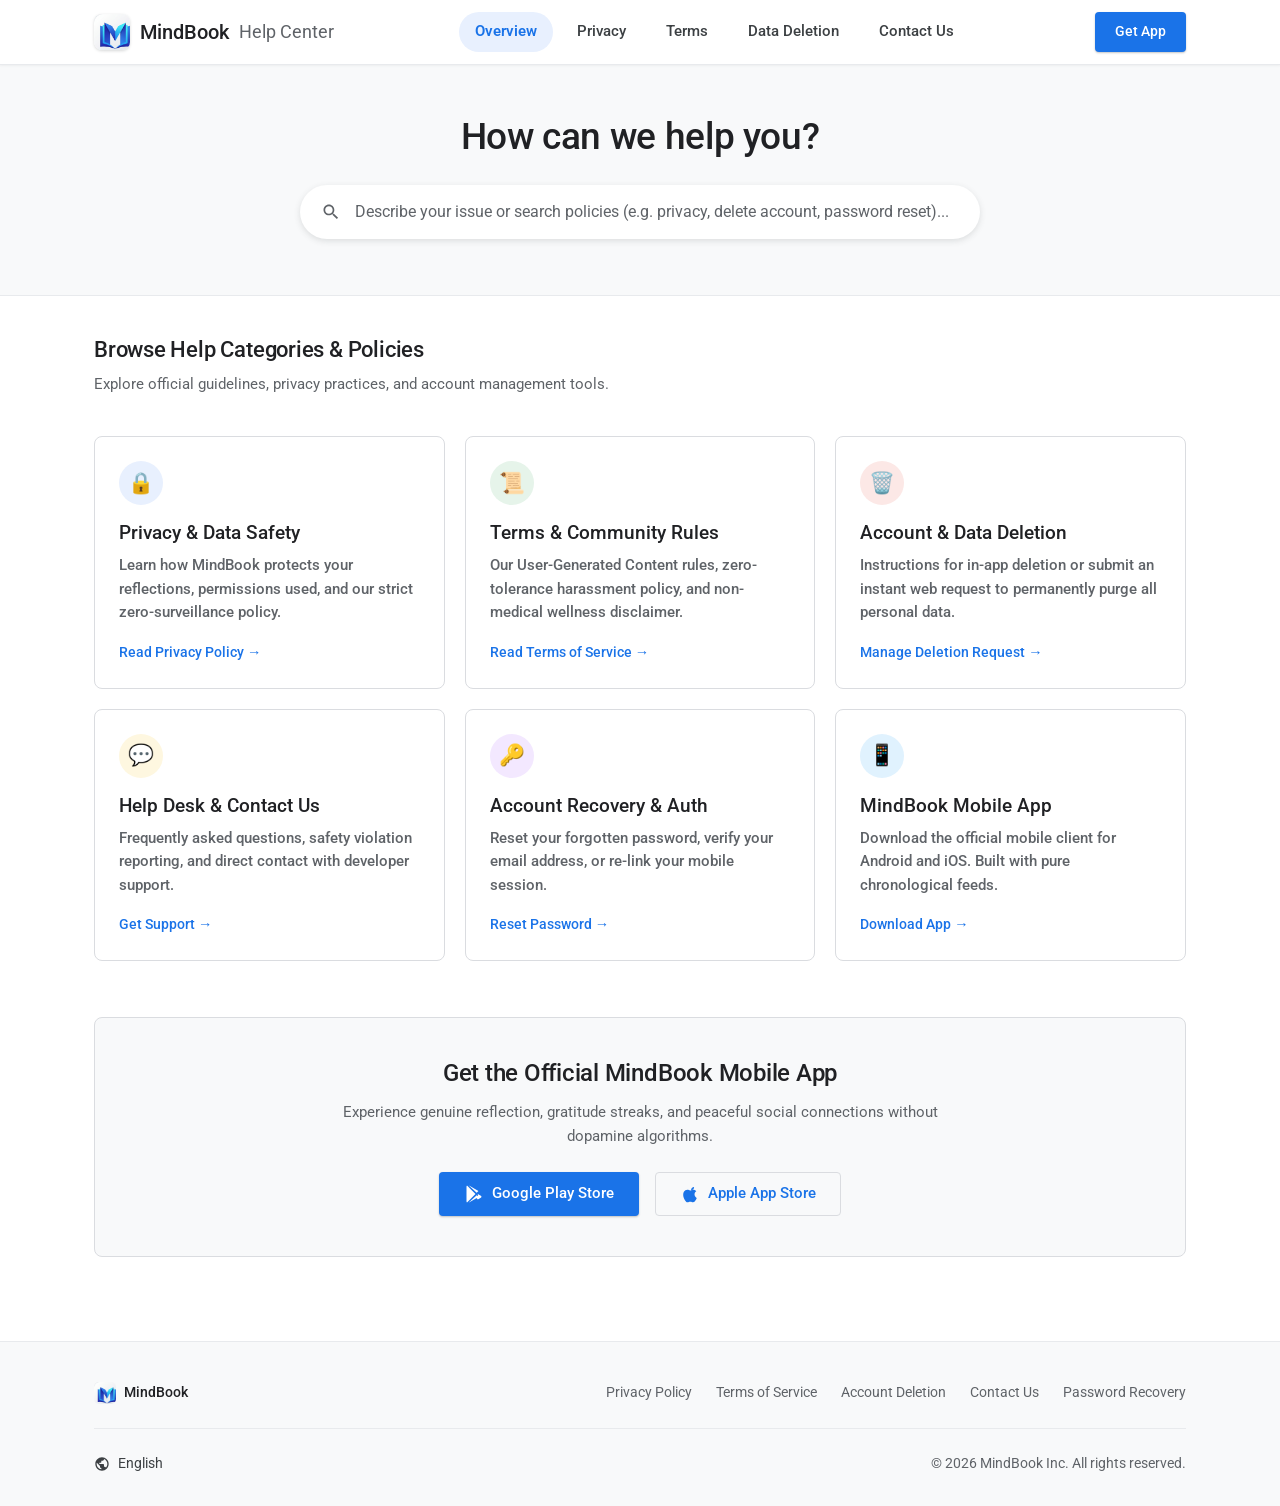
<file: index.html>
<!DOCTYPE html>
<html lang="en">
<head>
  <meta charset="UTF-8">
  <meta name="viewport" content="width=device-width, initial-scale=1.0">
  <title>MindBook Help Center & Policies</title>
  <meta name="description" content="Official MindBook Help Center. Find answers, review privacy policies, manage your data, and contact developer support.">
  <link rel="stylesheet" href="assets/styles.css">
  <link rel="shortcut icon" href="assets/favicon.ico" type="image/x-icon">
  <link rel="icon" href="assets/favicon.png" type="image/png" sizes="32x32">
  <link rel="icon" href="assets/favicon-16x16.png" type="image/png" sizes="16x16">
  <link rel="apple-touch-icon" href="assets/apple-touch-icon.png" sizes="180x180">
</head>
<body>

  <!-- Google Support Navigation Bar -->
  <header class="google-nav">
    <div class="container nav-container">
      <div class="nav-left">
        <a href="index.html" class="brand-link">
          <img src="assets/mindbook_app_icon.png" alt="MindBook Icon" class="brand-icon">
          <span>MindBook</span>
          <span class="brand-hub-title">Help Center</span>
        </a>
      </div>

      <ul class="nav-links">
        <li class="nav-item"><a href="index.html" class="active">Overview</a></li>
        <li class="nav-item"><a href="privacy.html">Privacy</a></li>
        <li class="nav-item"><a href="terms.html">Terms</a></li>
        <li class="nav-item"><a href="delete-account.html">Data Deletion</a></li>
        <li class="nav-item"><a href="support.html">Contact Us</a></li>
      </ul>

      <div class="nav-actions">
        <a href="#app-download" class="btn-get-app">Get App</a>
        <button class="mobile-nav-toggle" aria-label="Toggle navigation">☰</button>
      </div>
    </div>
  </header>

  <!-- Google Help Search Hero -->
  <section class="hero-search-section">
    <div class="container">
      <h1>How can we help you?</h1>
      <div class="google-search-bar">
        <div class="google-search-inner">
          <svg class="search-icon-svg" viewBox="0 0 24 24"><path d="M15.5 14h-.79l-.28-.27C15.41 12.59 16 11.11 16 9.5 16 5.91 13.09 3 9.5 3S3 5.91 3 9.5 5.91 16 9.5 16c1.61 0 3.09-.59 4.23-1.57l.27.28v.79l5 4.99L20.49 19l-4.99-5zm-6 0C7.01 14 5 11.99 5 9.5S7.01 5 9.5 5 14 7.01 14 9.5 11.99 14 9.5 14z"/></svg>
          <input type="text" id="help-search-input" class="search-input" placeholder="Describe your issue or search policies (e.g. privacy, delete account, password reset)..." aria-label="Search help topics">
        </div>
      </div>
    </div>
  </section>

  <!-- Help Topics Grid -->
  <main class="container" style="padding-top: 40px; padding-bottom: 60px;">
    <h2 style="font-size: 1.35rem; margin-bottom: 8px;">Browse Help Categories & Policies</h2>
    <p style="color: var(--text-muted); font-size: 0.95rem; margin-bottom: 24px;">Explore official guidelines, privacy practices, and account management tools.</p>

    <div class="topic-grid">
      <!-- Card 1: Privacy Policy -->
      <a href="privacy.html" class="topic-card">
        <div class="topic-icon-wrap" style="color: var(--google-blue); background: var(--google-blue-surface);">🔒</div>
        <h3>Privacy & Data Safety</h3>
        <p>Learn how MindBook protects your reflections, permissions used, and our strict zero-surveillance policy.</p>
        <span class="topic-link-text">Read Privacy Policy &rarr;</span>
      </a>

      <!-- Card 2: Terms of Service -->
      <a href="terms.html" class="topic-card">
        <div class="topic-icon-wrap" style="color: var(--google-green); background: var(--google-green-surface);">📜</div>
        <h3>Terms & Community Rules</h3>
        <p>Our User-Generated Content rules, zero-tolerance harassment policy, and non-medical wellness disclaimer.</p>
        <span class="topic-link-text">Read Terms of Service &rarr;</span>
      </a>

      <!-- Card 3: Account Deletion -->
      <a href="delete-account.html" class="topic-card">
        <div class="topic-icon-wrap" style="color: var(--google-red); background: var(--google-red-surface);">🗑️</div>
        <h3>Account & Data Deletion</h3>
        <p>Instructions for in-app deletion or submit an instant web request to permanently purge all personal data.</p>
        <span class="topic-link-text">Manage Deletion Request &rarr;</span>
      </a>

      <!-- Card 4: Help & Contact Us -->
      <a href="support.html" class="topic-card">
        <div class="topic-icon-wrap" style="color: #F9AB00; background: #FEF7E0;">💬</div>
        <h3>Help Desk & Contact Us</h3>
        <p>Frequently asked questions, safety violation reporting, and direct contact with developer support.</p>
        <span class="topic-link-text">Get Support &rarr;</span>
      </a>

      <!-- Card 5: Account Recovery -->
      <a href="auth-callback.html" class="topic-card">
        <div class="topic-icon-wrap" style="color: #9333EA; background: #F3E8FF;">🔑</div>
        <h3>Account Recovery & Auth</h3>
        <p>Reset your forgotten password, verify your email address, or re-link your mobile session.</p>
        <span class="topic-link-text">Reset Password &rarr;</span>
      </a>

      <!-- Card 6: App Showcase -->
      <a href="#app-download" class="topic-card">
        <div class="topic-icon-wrap" style="color: #0284C7; background: #E0F2FE;">📱</div>
        <h3>MindBook Mobile App</h3>
        <p>Download the official mobile client for Android and iOS. Built with pure chronological feeds.</p>
        <span class="topic-link-text">Download App &rarr;</span>
      </a>
    </div>

    <!-- Google Play & App Store Download Section -->
    <div id="app-download" class="google-card" style="margin-top: 16px; background: #F8F9FA; border: 1px solid #DADCE0; text-align: center; padding: 40px 24px;">
      <h2 style="margin-bottom: 10px;">Get the Official MindBook Mobile App</h2>
      <p style="max-width: 600px; margin: 0 auto 24px; color: var(--text-muted);">
        Experience genuine reflection, gratitude streaks, and peaceful social connections without dopamine algorithms.
      </p>

      <div style="display: flex; justify-content: center; gap: 16px; flex-wrap: wrap;">
        <a href="javascript:void(0)" class="btn-google btn-google-primary" onclick="alert('Google Play release candidate build is currently in review.');">
          <svg style="width: 20px; height: 20px; fill: currentColor;" viewBox="0 0 24 24"><path d="M3.609 1.814L13.792 12 3.61 22.186c-.368-.337-.61-.83-.61-1.396V3.21c0-.566.242-1.059.61-1.396zM15.207 13.414l2.121 2.121-11.854 6.842 9.733-8.963zm0-2.828L5.474 1.621l11.854 6.842-2.121 2.123zm1.414 1.414l3.536 2.041c1.13.652 1.13 1.719 0 2.371l-3.536 2.041-2.122-2.122 2.122-2.331z"/></svg>
          Google Play Store
        </a>
        <a href="javascript:void(0)" class="btn-google btn-google-outlined" onclick="alert('iOS App Store release candidate build is scheduled.');">
          <svg style="width: 20px; height: 20px; fill: currentColor;" viewBox="0 0 24 24"><path d="M18.71 19.5c-.83 1.24-1.71 2.45-3.05 2.47-1.34.03-1.77-.79-3.29-.79-1.53 0-2 .77-3.27.82-1.31.05-2.3-1.32-3.14-2.53C4.25 17 2.94 12.45 4.7 9.39c.87-1.52 2.43-2.48 4.12-2.51 1.28-.02 2.5.87 3.29.87.78 0 2.26-1.07 3.81-.91.65.03 2.47.26 3.64 1.98-.09.06-2.17 1.28-2.15 3.81.03 3.02 2.65 4.03 2.68 4.04-.03.07-.42 1.44-1.38 2.83M15.97 6.37c.61-.75 1.04-1.8 0.92-2.85-.9.04-2 .6-2.65 1.35-.58.66-1.08 1.73-.95 2.76 1.01.08 2.07-.51 2.68-1.26z"/></svg>
          Apple App Store
        </a>
      </div>
    </div>
  </main>

  <!-- Google Support Minimal Footer -->
  <footer class="google-footer">
    <div class="container">
      <div class="footer-top">
        <div style="display: flex; align-items: center; gap: 8px;">
          <img src="assets/mindbook_app_icon.png" alt="MindBook" class="footer-brand-icon">
          <span style="font-weight: 500; color: var(--text-primary);">MindBook</span>
        </div>
        <ul class="footer-nav">
          <li><a href="privacy.html">Privacy Policy</a></li>
          <li><a href="terms.html">Terms of Service</a></li>
          <li><a href="delete-account.html">Account Deletion</a></li>
          <li><a href="support.html">Contact Us</a></li>
          <li><a href="auth-callback.html">Password Recovery</a></li>
        </ul>
      </div>

      <div class="footer-bottom">
        <div class="language-selector">
          <svg style="width: 16px; height: 16px; fill: currentColor;" viewBox="0 0 24 24"><path d="M12 2C6.48 2 2 6.48 2 12s4.48 10 10 10 10-4.48 10-10S17.52 2 12 2zm-1 17.93c-3.95-.49-7-3.85-7-7.93 0-.62.08-1.21.21-1.79L9 15v1c0 1.1.9 2 2 2v1.93zm6.9-2.54c-.26-.81-1-1.39-1.9-1.39h-1v-3c0-.55-.45-1-1-1H8v-2h2c.55 0 1-.45 1-1V7h2c1.1 0 2-.9 2-2v-.41c2.93 1.19 5 4.06 5 7.41 0 2.08-.8 3.97-2.1 5.46z"/></svg>
          <span>English</span>
        </div>
        <div>
          &copy; 2026 MindBook Inc. All rights reserved.
        </div>
      </div>
    </div>
  </footer>

  <script src="assets/main.js"></script>
</body>
</html>
</file>
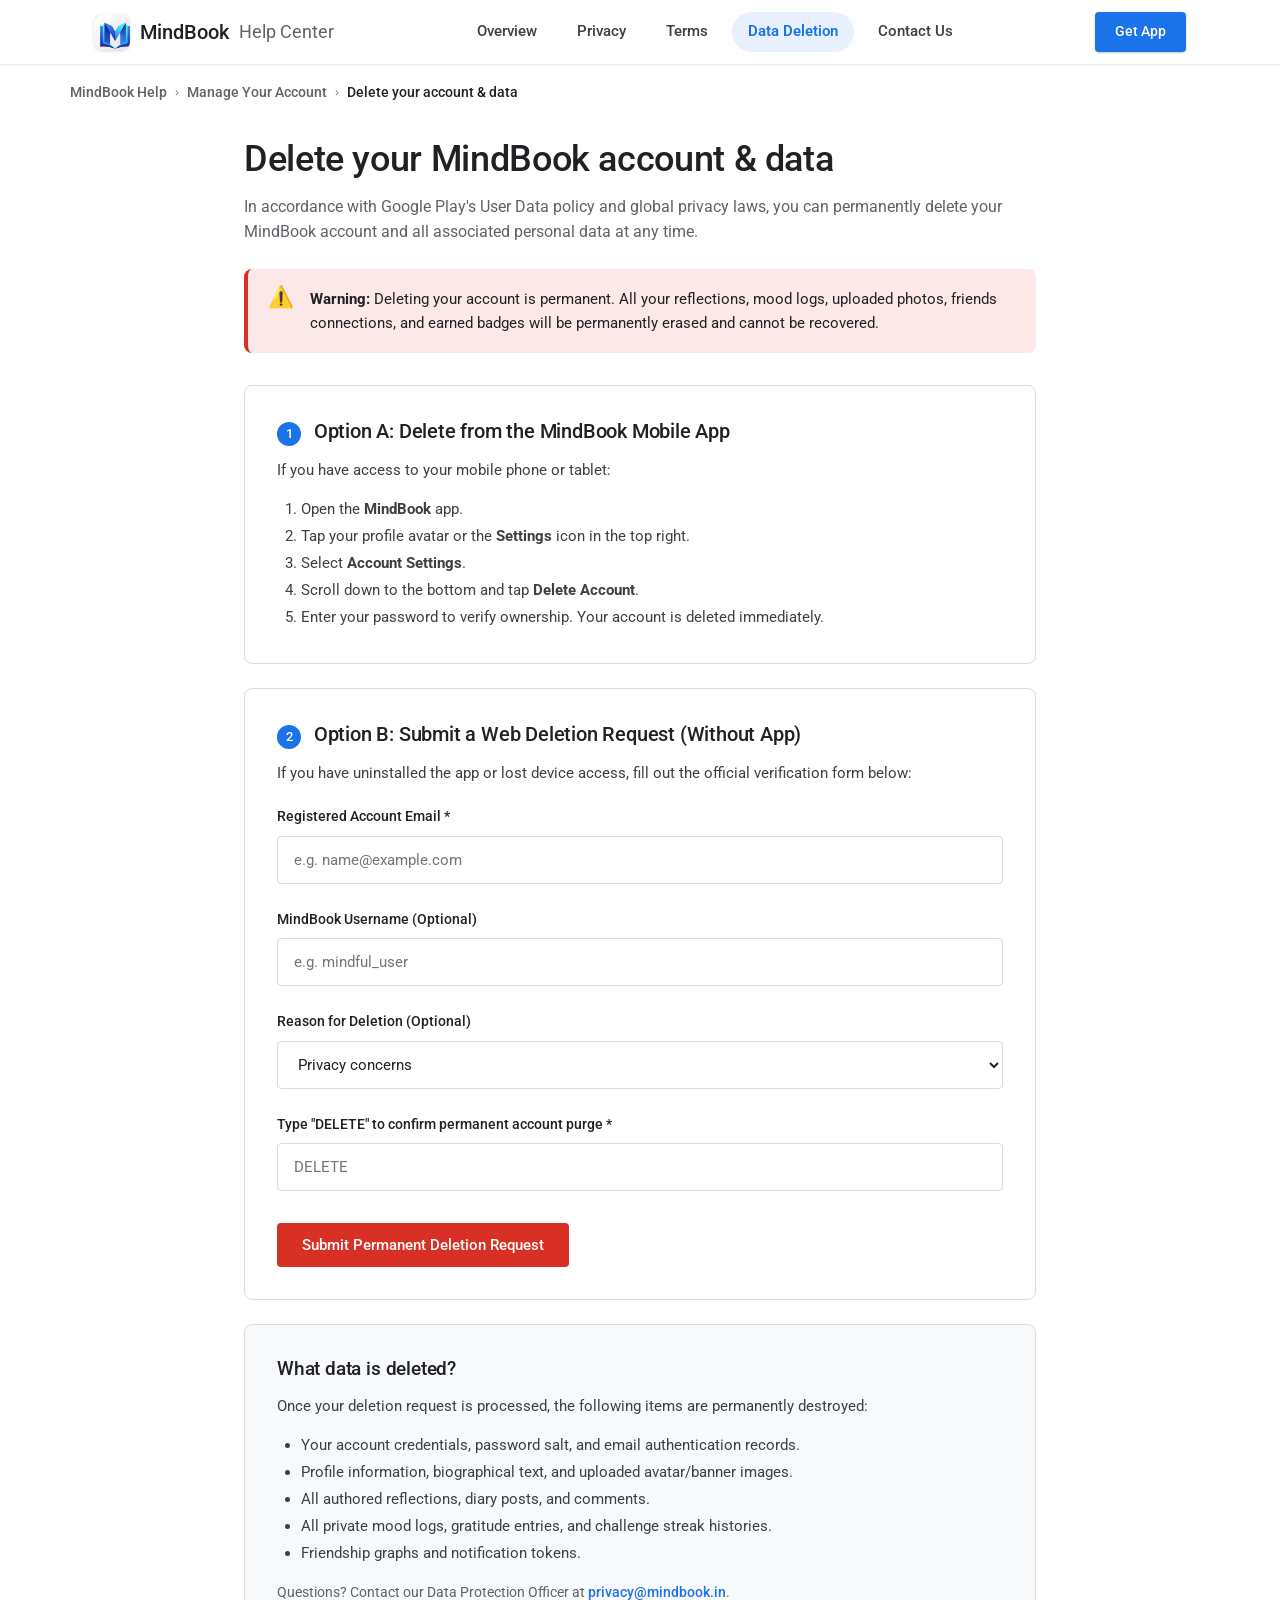
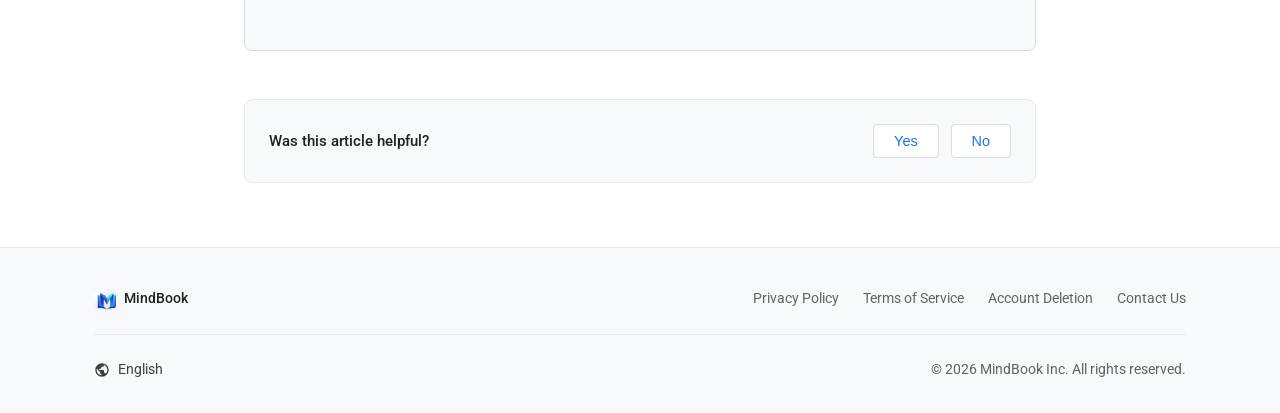
<file: delete-account/index.html>
<!DOCTYPE html>
<html lang="en">
<head>
  <meta charset="UTF-8">
  <meta name="viewport" content="width=device-width, initial-scale=1.0">
  <title>Delete Your MindBook Account & Data — MindBook Help</title>
  <meta name="description" content="Learn how to delete your MindBook account and personal data, or submit an instant web deletion request.">
  <link rel="stylesheet" href="../assets/styles.css">
  <style>
    .step-pill {
      display: inline-flex;
      align-items: center;
      justify-content: center;
      width: 24px;
      height: 24px;
      border-radius: 50%;
      background: var(--google-blue);
      color: #FFFFFF;
      font-size: 0.8rem;
      font-weight: 500;
      margin-right: 8px;
    }
  </style>
  <link rel="shortcut icon" href="../assets/favicon.ico" type="image/x-icon">
  <link rel="icon" href="../assets/favicon.png" type="image/png" sizes="32x32">
  <link rel="icon" href="../assets/favicon-16x16.png" type="image/png" sizes="16x16">
  <link rel="apple-touch-icon" href="../assets/apple-touch-icon.png" sizes="180x180">
</head>
<body>

  <!-- Google Support Navigation Bar -->
  <header class="google-nav">
    <div class="container nav-container">
      <div class="nav-left">
        <a href="../index.html" class="brand-link">
          <img src="../assets/mindbook_app_icon.png" alt="MindBook Icon" class="brand-icon">
          <span>MindBook</span>
          <span class="brand-hub-title">Help Center</span>
        </a>
      </div>

      <ul class="nav-links">
        <li class="nav-item"><a href="../index.html">Overview</a></li>
        <li class="nav-item"><a href="../privacy.html">Privacy</a></li>
        <li class="nav-item"><a href="../terms.html">Terms</a></li>
        <li class="nav-item"><a href="../delete-account.html" class="active">Data Deletion</a></li>
        <li class="nav-item"><a href="../support.html">Contact Us</a></li>
      </ul>

      <div class="nav-actions">
        <a href="index.html#app-download" class="btn-get-app">Get App</a>
        <button class="mobile-nav-toggle" aria-label="Toggle navigation">☰</button>
      </div>
    </div>
  </header>

  <!-- Breadcrumbs -->
  <div class="container breadcrumb-bar">
    <ul class="breadcrumb-list">
      <li><a href="../index.html">MindBook Help</a></li>
      <li class="breadcrumb-separator">&rsaquo;</li>
      <li><a href="../delete-account.html">Manage Your Account</a></li>
      <li class="breadcrumb-separator">&rsaquo;</li>
      <li style="color: var(--text-primary); font-weight: 500;">Delete your account & data</li>
    </ul>
  </div>

  <!-- Main Container -->
  <main class="container" style="max-width: 840px; padding-top: 24px; padding-bottom: 64px;">
    <h1 style="margin-bottom: 12px;">Delete your MindBook account & data</h1>
    <p style="color: var(--text-muted); font-size: 0.98rem; margin-bottom: 24px;">
      In accordance with Google Play's User Data policy and global privacy laws, you can permanently delete your MindBook account and all associated personal data at any time.
    </p>

    <!-- Google Warning Callout -->
    <div class="google-callout danger" style="margin-bottom: 32px;">
      <div class="callout-icon">⚠️</div>
      <div class="callout-content">
        <p><strong>Warning:</strong> Deleting your account is permanent. All your reflections, mood logs, uploaded photos, friends connections, and earned badges will be permanently erased and cannot be recovered.</p>
      </div>
    </div>

    <!-- Option 1: In-App Deletion -->
    <div class="google-card">
      <h2 style="font-size: 1.25rem; margin-bottom: 12px;">
        <span class="step-pill">1</span> Option A: Delete from the MindBook Mobile App
      </h2>
      <p>If you have access to your mobile phone or tablet:</p>
      <ol style="padding-left: 24px; color: var(--text-secondary); line-height: 1.8;">
        <li>Open the <strong>MindBook</strong> app.</li>
        <li>Tap your profile avatar or the <strong>Settings</strong> icon in the top right.</li>
        <li>Select <strong>Account Settings</strong>.</li>
        <li>Scroll down to the bottom and tap <strong>Delete Account</strong>.</li>
        <li>Enter your password to verify ownership. Your account is deleted immediately.</li>
      </ol>
    </div>

    <!-- Option 2: Web Deletion Request Form -->
    <div class="google-card">
      <h2 style="font-size: 1.25rem; margin-bottom: 12px;">
        <span class="step-pill">2</span> Option B: Submit a Web Deletion Request (Without App)
      </h2>
      <p>If you have uninstalled the app or lost device access, fill out the official verification form below:</p>

      <form id="google-deletion-form" onsubmit="handleGoogleDeleteSubmit(event)" style="margin-top: 20px;">
        <div class="form-group">
          <label for="del-email" class="form-label">Registered Account Email *</label>
          <input type="email" id="del-email" class="form-control" placeholder="e.g. name@example.com" required>
        </div>

        <div class="form-group">
          <label for="del-username" class="form-label">MindBook Username (Optional)</label>
          <input type="text" id="del-username" class="form-control" placeholder="e.g. mindful_user">
        </div>

        <div class="form-group">
          <label for="del-reason" class="form-label">Reason for Deletion (Optional)</label>
          <select id="del-reason" class="form-control">
            <option value="privacy">Privacy concerns</option>
            <option value="no_longer_using">No longer using the service</option>
            <option value="duplicate">Created duplicate account</option>
            <option value="other">Other reason</option>
          </select>
        </div>

        <div class="form-group">
          <label for="del-confirm" class="form-label">Type "DELETE" to confirm permanent account purge *</label>
          <input type="text" id="del-confirm" class="form-control" placeholder="DELETE" required pattern="DELETE" title="Please type DELETE in capital letters">
        </div>

        <button type="submit" id="btn-submit-del" class="btn-google btn-google-danger" style="margin-top: 8px;">
          Submit Permanent Deletion Request
        </button>
      </form>

      <div id="google-del-success" style="display: none; margin-top: 24px; padding: 20px; background: var(--google-green-surface); border: 1px solid var(--google-green); border-radius: var(--radius-xs);">
        <h3 style="color: var(--google-green); font-size: 1.1rem; margin-bottom: 6px;">✓ Deletion Request Submitted</h3>
        <p style="margin: 0; color: var(--text-primary); font-size: 0.94rem;">
          We have generated a deletion ticket. A verification confirmation has been dispatched to your email address. All associated database records and media files will be permanently purged within 48 hours.
        </p>
      </div>
    </div>

    <!-- What Data is Deleted -->
    <div class="google-card" style="background: var(--bg-subtle);">
      <h2 style="font-size: 1.2rem; margin-bottom: 12px;">What data is deleted?</h2>
      <p style="margin-bottom: 14px;">Once your deletion request is processed, the following items are permanently destroyed:</p>
      <ul style="padding-left: 24px; color: var(--text-secondary); line-height: 1.8;">
        <li>Your account credentials, password salt, and email authentication records.</li>
        <li>Profile information, biographical text, and uploaded avatar/banner images.</li>
        <li>All authored reflections, diary posts, and comments.</li>
        <li>All private mood logs, gratitude entries, and challenge streak histories.</li>
        <li>Friendship graphs and notification tokens.</li>
      </ul>
      <p style="margin-top: 14px; font-size: 0.88rem; color: var(--text-muted);">
        Questions? Contact our Data Protection Officer at <a href="mailto:privacy@mindbook.in">privacy@mindbook.in</a>.
      </p>
    </div>

    <!-- Google Helpful Feedback -->
    <div class="helpful-widget">
      <span class="helpful-text">Was this article helpful?</span>
      <div class="helpful-buttons">
        <button class="btn-feedback" onclick="submitHelpfulFeedback(this, true)">Yes</button>
        <button class="btn-feedback" onclick="submitHelpfulFeedback(this, false)">No</button>
      </div>
    </div>
  </main>

  <!-- Google Support Minimal Footer -->
  <footer class="google-footer">
    <div class="container">
      <div class="footer-top">
        <div style="display: flex; align-items: center; gap: 8px;">
          <img src="../assets/mindbook_app_icon.png" alt="MindBook" class="footer-brand-icon">
          <span style="font-weight: 500; color: var(--text-primary);">MindBook</span>
        </div>
        <ul class="footer-nav">
          <li><a href="../privacy.html">Privacy Policy</a></li>
          <li><a href="../terms.html">Terms of Service</a></li>
          <li><a href="../delete-account.html">Account Deletion</a></li>
          <li><a href="../support.html">Contact Us</a></li>
        </ul>
      </div>

      <div class="footer-bottom">
        <div class="language-selector">
          <svg style="width: 16px; height: 16px; fill: currentColor;" viewBox="0 0 24 24"><path d="M12 2C6.48 2 2 6.48 2 12s4.48 10 10 10 10-4.48 10-10S17.52 2 12 2zm-1 17.93c-3.95-.49-7-3.85-7-7.93 0-.62.08-1.21.21-1.79L9 15v1c0 1.1.9 2 2 2v1.93zm6.9-2.54c-.26-.81-1-1.39-1.9-1.39h-1v-3c0-.55-.45-1-1-1H8v-2h2c.55 0 1-.45 1-1V7h2c1.1 0 2-.9 2-2v-.41c2.93 1.19 5 4.06 5 7.41 0 2.08-.8 3.97-2.1 5.46z"/></svg>
          <span>English</span>
        </div>
        <div>
          &copy; 2026 MindBook Inc. All rights reserved.
        </div>
      </div>
    </div>
  </footer>

  <script src="../assets/main.js"></script>
  <script>
    function handleGoogleDeleteSubmit(e) {
      e.preventDefault();
      const val = document.getElementById('del-confirm').value;
      if (val !== 'DELETE') {
        alert('Please type DELETE in capital letters to confirm.');
        return;
      }

      const btn = document.getElementById('btn-submit-del');
      btn.disabled = true;
      btn.textContent = 'Submitting Request...';

      setTimeout(() => {
        document.getElementById('google-deletion-form').style.display = 'none';
        document.getElementById('google-del-success').style.display = 'block';
        showGoogleToast('Account deletion ticket created successfully.');
      }, 700);
    }
  </script>
</body>
</html>
</file>
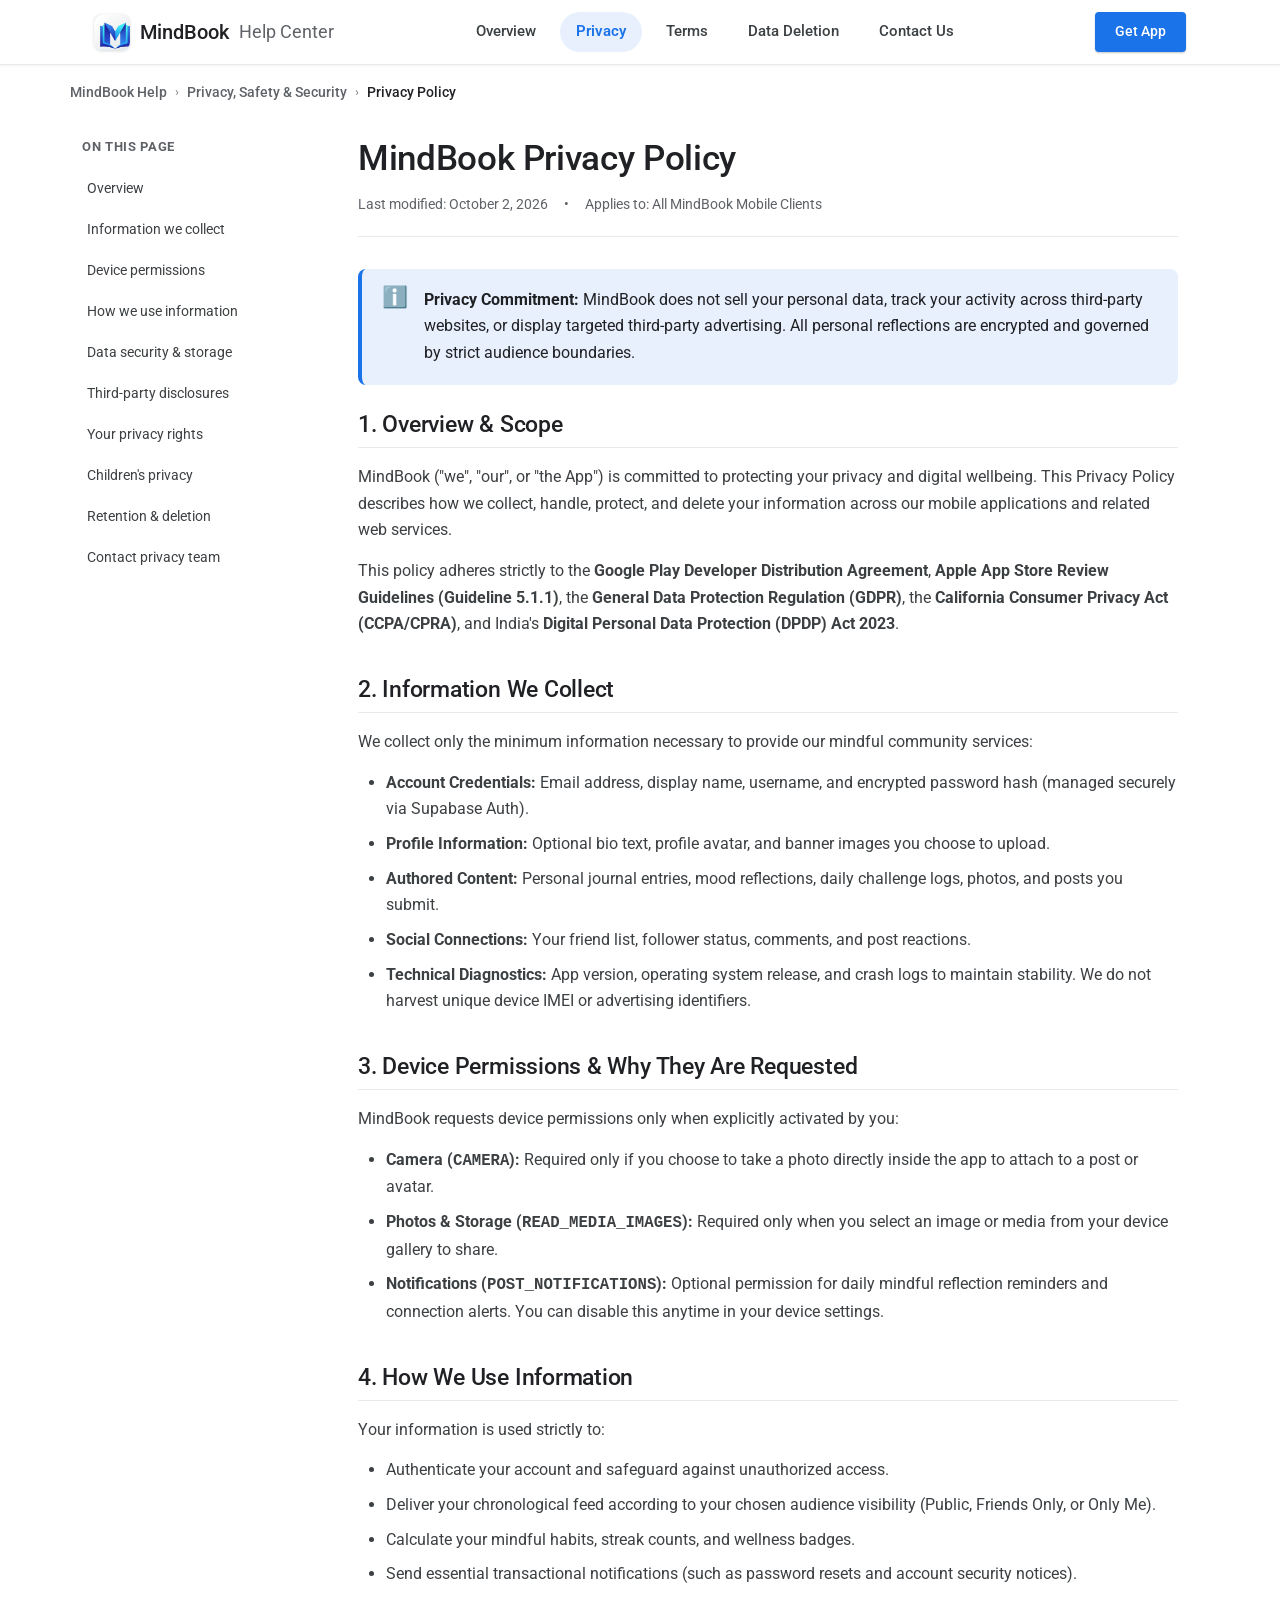
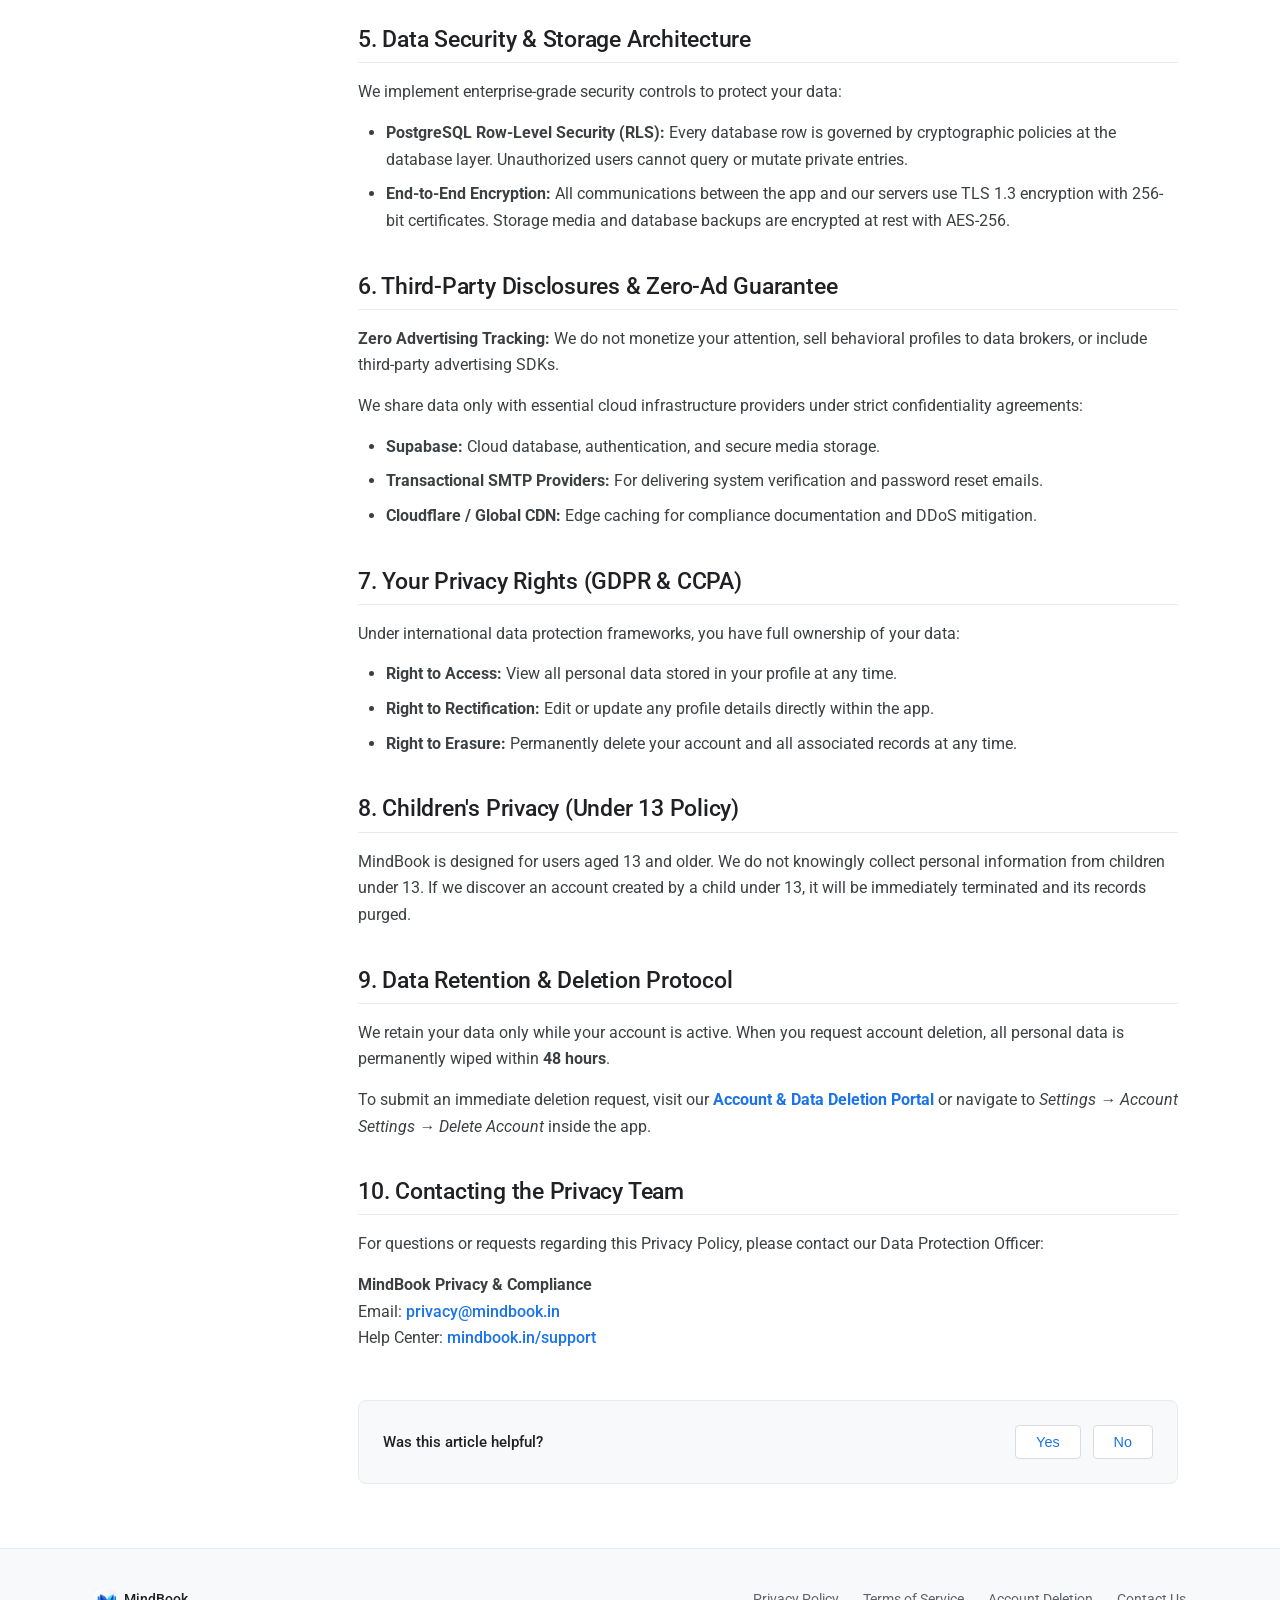
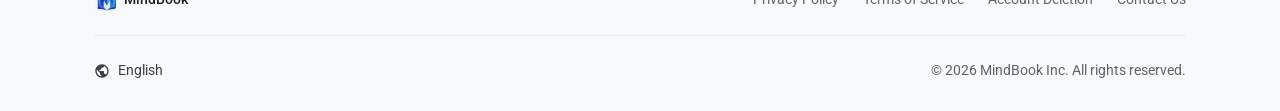
<file: privacy/index.html>
<!DOCTYPE html>
<html lang="en">
<head>
  <meta charset="UTF-8">
  <meta name="viewport" content="width=device-width, initial-scale=1.0">
  <title>Privacy Policy — MindBook Help</title>
  <meta name="description" content="Official MindBook Privacy Policy. Learn what data is collected, how reflections are secured, and how your privacy is protected.">
  <link rel="stylesheet" href="../assets/styles.css">
  <link rel="shortcut icon" href="../assets/favicon.ico" type="image/x-icon">
  <link rel="icon" href="../assets/favicon.png" type="image/png" sizes="32x32">
  <link rel="icon" href="../assets/favicon-16x16.png" type="image/png" sizes="16x16">
  <link rel="apple-touch-icon" href="../assets/apple-touch-icon.png" sizes="180x180">
</head>
<body>

  <!-- Google Support Navigation Bar -->
  <header class="google-nav">
    <div class="container nav-container">
      <div class="nav-left">
        <a href="../index.html" class="brand-link">
          <img src="../assets/mindbook_app_icon.png" alt="MindBook Icon" class="brand-icon">
          <span>MindBook</span>
          <span class="brand-hub-title">Help Center</span>
        </a>
      </div>

      <ul class="nav-links">
        <li class="nav-item"><a href="../index.html">Overview</a></li>
        <li class="nav-item"><a href="../privacy.html" class="active">Privacy</a></li>
        <li class="nav-item"><a href="../terms.html">Terms</a></li>
        <li class="nav-item"><a href="../delete-account.html">Data Deletion</a></li>
        <li class="nav-item"><a href="../support.html">Contact Us</a></li>
      </ul>

      <div class="nav-actions">
        <a href="index.html#app-download" class="btn-get-app">Get App</a>
        <button class="mobile-nav-toggle" aria-label="Toggle navigation">☰</button>
      </div>
    </div>
  </header>

  <!-- Breadcrumbs -->
  <div class="container breadcrumb-bar">
    <ul class="breadcrumb-list">
      <li><a href="../index.html">MindBook Help</a></li>
      <li class="breadcrumb-separator">&rsaquo;</li>
      <li><a href="../privacy.html">Privacy, Safety & Security</a></li>
      <li class="breadcrumb-separator">&rsaquo;</li>
      <li style="color: var(--text-primary); font-weight: 500;">Privacy Policy</li>
    </ul>
  </div>

  <!-- Article Layout -->
  <main class="container article-layout">
    <!-- Left Sidebar Table of Contents -->
    <aside class="article-sidebar">
      <div class="sidebar-title">On this page</div>
      <ul class="sidebar-nav">
        <li><a href="#overview" class="sidebar-link active">Overview</a></li>
        <li><a href="#information-collected" class="sidebar-link">Information we collect</a></li>
        <li><a href="#permissions" class="sidebar-link">Device permissions</a></li>
        <li><a href="#how-we-use" class="sidebar-link">How we use information</a></li>
        <li><a href="#security" class="sidebar-link">Data security & storage</a></li>
        <li><a href="#third-parties" class="sidebar-link">Third-party disclosures</a></li>
        <li><a href="#user-rights" class="sidebar-link">Your privacy rights</a></li>
        <li><a href="#children" class="sidebar-link">Children's privacy</a></li>
        <li><a href="#data-retention" class="sidebar-link">Retention & deletion</a></li>
        <li><a href="#contact" class="sidebar-link">Contact privacy team</a></li>
      </ul>
    </aside>

    <!-- Main Article Body -->
    <article class="article-main">
      <div class="article-header">
        <h1>MindBook Privacy Policy</h1>
        <div class="article-meta">
          <span>Last modified: October 2, 2026</span>
          <span>&bull;</span>
          <span>Applies to: All MindBook Mobile Clients</span>
        </div>
      </div>

      <div class="article-body">
        <!-- Google Callout Box -->
        <div class="google-callout">
          <div class="callout-icon">ℹ️</div>
          <div class="callout-content">
            <p><strong>Privacy Commitment:</strong> MindBook does not sell your personal data, track your activity across third-party websites, or display targeted third-party advertising. All personal reflections are encrypted and governed by strict audience boundaries.</p>
          </div>
        </div>

        <section id="overview">
          <h2>1. Overview & Scope</h2>
          <p>
            MindBook ("we", "our", or "the App") is committed to protecting your privacy and digital wellbeing. This Privacy Policy describes how we collect, handle, protect, and delete your information across our mobile applications and related web services.
          </p>
          <p>
            This policy adheres strictly to the <strong>Google Play Developer Distribution Agreement</strong>, <strong>Apple App Store Review Guidelines (Guideline 5.1.1)</strong>, the <strong>General Data Protection Regulation (GDPR)</strong>, the <strong>California Consumer Privacy Act (CCPA/CPRA)</strong>, and India's <strong>Digital Personal Data Protection (DPDP) Act 2023</strong>.
          </p>
        </section>

        <section id="information-collected">
          <h2>2. Information We Collect</h2>
          <p>We collect only the minimum information necessary to provide our mindful community services:</p>
          <ul>
            <li><strong>Account Credentials:</strong> Email address, display name, username, and encrypted password hash (managed securely via Supabase Auth).</li>
            <li><strong>Profile Information:</strong> Optional bio text, profile avatar, and banner images you choose to upload.</li>
            <li><strong>Authored Content:</strong> Personal journal entries, mood reflections, daily challenge logs, photos, and posts you submit.</li>
            <li><strong>Social Connections:</strong> Your friend list, follower status, comments, and post reactions.</li>
            <li><strong>Technical Diagnostics:</strong> App version, operating system release, and crash logs to maintain stability. We do not harvest unique device IMEI or advertising identifiers.</li>
          </ul>
        </section>

        <section id="permissions">
          <h2>3. Device Permissions & Why They Are Requested</h2>
          <p>MindBook requests device permissions only when explicitly activated by you:</p>
          <ul>
            <li><strong>Camera (<code>CAMERA</code>):</strong> Required only if you choose to take a photo directly inside the app to attach to a post or avatar.</li>
            <li><strong>Photos & Storage (<code>READ_MEDIA_IMAGES</code>):</strong> Required only when you select an image or media from your device gallery to share.</li>
            <li><strong>Notifications (<code>POST_NOTIFICATIONS</code>):</strong> Optional permission for daily mindful reflection reminders and connection alerts. You can disable this anytime in your device settings.</li>
          </ul>
        </section>

        <section id="how-we-use">
          <h2>4. How We Use Information</h2>
          <p>Your information is used strictly to:</p>
          <ul>
            <li>Authenticate your account and safeguard against unauthorized access.</li>
            <li>Deliver your chronological feed according to your chosen audience visibility (Public, Friends Only, or Only Me).</li>
            <li>Calculate your mindful habits, streak counts, and wellness badges.</li>
            <li>Send essential transactional notifications (such as password resets and account security notices).</li>
          </ul>
        </section>

        <section id="security">
          <h2>5. Data Security & Storage Architecture</h2>
          <p>We implement enterprise-grade security controls to protect your data:</p>
          <ul>
            <li><strong>PostgreSQL Row-Level Security (RLS):</strong> Every database row is governed by cryptographic policies at the database layer. Unauthorized users cannot query or mutate private entries.</li>
            <li><strong>End-to-End Encryption:</strong> All communications between the app and our servers use TLS 1.3 encryption with 256-bit certificates. Storage media and database backups are encrypted at rest with AES-256.</li>
          </ul>
        </section>

        <section id="third-parties">
          <h2>6. Third-Party Disclosures & Zero-Ad Guarantee</h2>
          <p>
            <strong>Zero Advertising Tracking:</strong> We do not monetize your attention, sell behavioral profiles to data brokers, or include third-party advertising SDKs.
          </p>
          <p>We share data only with essential cloud infrastructure providers under strict confidentiality agreements:</p>
          <ul>
            <li><strong>Supabase:</strong> Cloud database, authentication, and secure media storage.</li>
            <li><strong>Transactional SMTP Providers:</strong> For delivering system verification and password reset emails.</li>
            <li><strong>Cloudflare / Global CDN:</strong> Edge caching for compliance documentation and DDoS mitigation.</li>
          </ul>
        </section>

        <section id="user-rights">
          <h2>7. Your Privacy Rights (GDPR & CCPA)</h2>
          <p>Under international data protection frameworks, you have full ownership of your data:</p>
          <ul>
            <li><strong>Right to Access:</strong> View all personal data stored in your profile at any time.</li>
            <li><strong>Right to Rectification:</strong> Edit or update any profile details directly within the app.</li>
            <li><strong>Right to Erasure:</strong> Permanently delete your account and all associated records at any time.</li>
          </ul>
        </section>

        <section id="children">
          <h2>8. Children's Privacy (Under 13 Policy)</h2>
          <p>
            MindBook is designed for users aged 13 and older. We do not knowingly collect personal information from children under 13. If we discover an account created by a child under 13, it will be immediately terminated and its records purged.
          </p>
        </section>

        <section id="data-retention">
          <h2>9. Data Retention & Deletion Protocol</h2>
          <p>
            We retain your data only while your account is active. When you request account deletion, all personal data is permanently wiped within <strong>48 hours</strong>.
          </p>
          <p>
            To submit an immediate deletion request, visit our <a href="../delete-account.html"><strong>Account & Data Deletion Portal</strong></a> or navigate to <em>Settings &rarr; Account Settings &rarr; Delete Account</em> inside the app.
          </p>
        </section>

        <section id="contact">
          <h2>10. Contacting the Privacy Team</h2>
          <p>For questions or requests regarding this Privacy Policy, please contact our Data Protection Officer:</p>
          <p>
            <strong>MindBook Privacy & Compliance</strong><br>
            Email: <a href="mailto:privacy@mindbook.in">privacy@mindbook.in</a><br>
            Help Center: <a href="../support.html">mindbook.in/support</a>
          </p>
        </section>

        <!-- Google "Was this helpful?" Widget -->
        <div class="helpful-widget">
          <span class="helpful-text">Was this article helpful?</span>
          <div class="helpful-buttons">
            <button class="btn-feedback" onclick="submitHelpfulFeedback(this, true)">Yes</button>
            <button class="btn-feedback" onclick="submitHelpfulFeedback(this, false)">No</button>
          </div>
        </div>
      </div>
    </article>
  </main>

  <!-- Google Support Minimal Footer -->
  <footer class="google-footer">
    <div class="container">
      <div class="footer-top">
        <div style="display: flex; align-items: center; gap: 8px;">
          <img src="../assets/mindbook_app_icon.png" alt="MindBook" class="footer-brand-icon">
          <span style="font-weight: 500; color: var(--text-primary);">MindBook</span>
        </div>
        <ul class="footer-nav">
          <li><a href="../privacy.html">Privacy Policy</a></li>
          <li><a href="../terms.html">Terms of Service</a></li>
          <li><a href="../delete-account.html">Account Deletion</a></li>
          <li><a href="../support.html">Contact Us</a></li>
        </ul>
      </div>

      <div class="footer-bottom">
        <div class="language-selector">
          <svg style="width: 16px; height: 16px; fill: currentColor;" viewBox="0 0 24 24"><path d="M12 2C6.48 2 2 6.48 2 12s4.48 10 10 10 10-4.48 10-10S17.52 2 12 2zm-1 17.93c-3.95-.49-7-3.85-7-7.93 0-.62.08-1.21.21-1.79L9 15v1c0 1.1.9 2 2 2v1.93zm6.9-2.54c-.26-.81-1-1.39-1.9-1.39h-1v-3c0-.55-.45-1-1-1H8v-2h2c.55 0 1-.45 1-1V7h2c1.1 0 2-.9 2-2v-.41c2.93 1.19 5 4.06 5 7.41 0 2.08-.8 3.97-2.1 5.46z"/></svg>
          <span>English</span>
        </div>
        <div>
          &copy; 2026 MindBook Inc. All rights reserved.
        </div>
      </div>
    </div>
  </footer>

  <script src="../assets/main.js"></script>
</body>
</html>
</file>
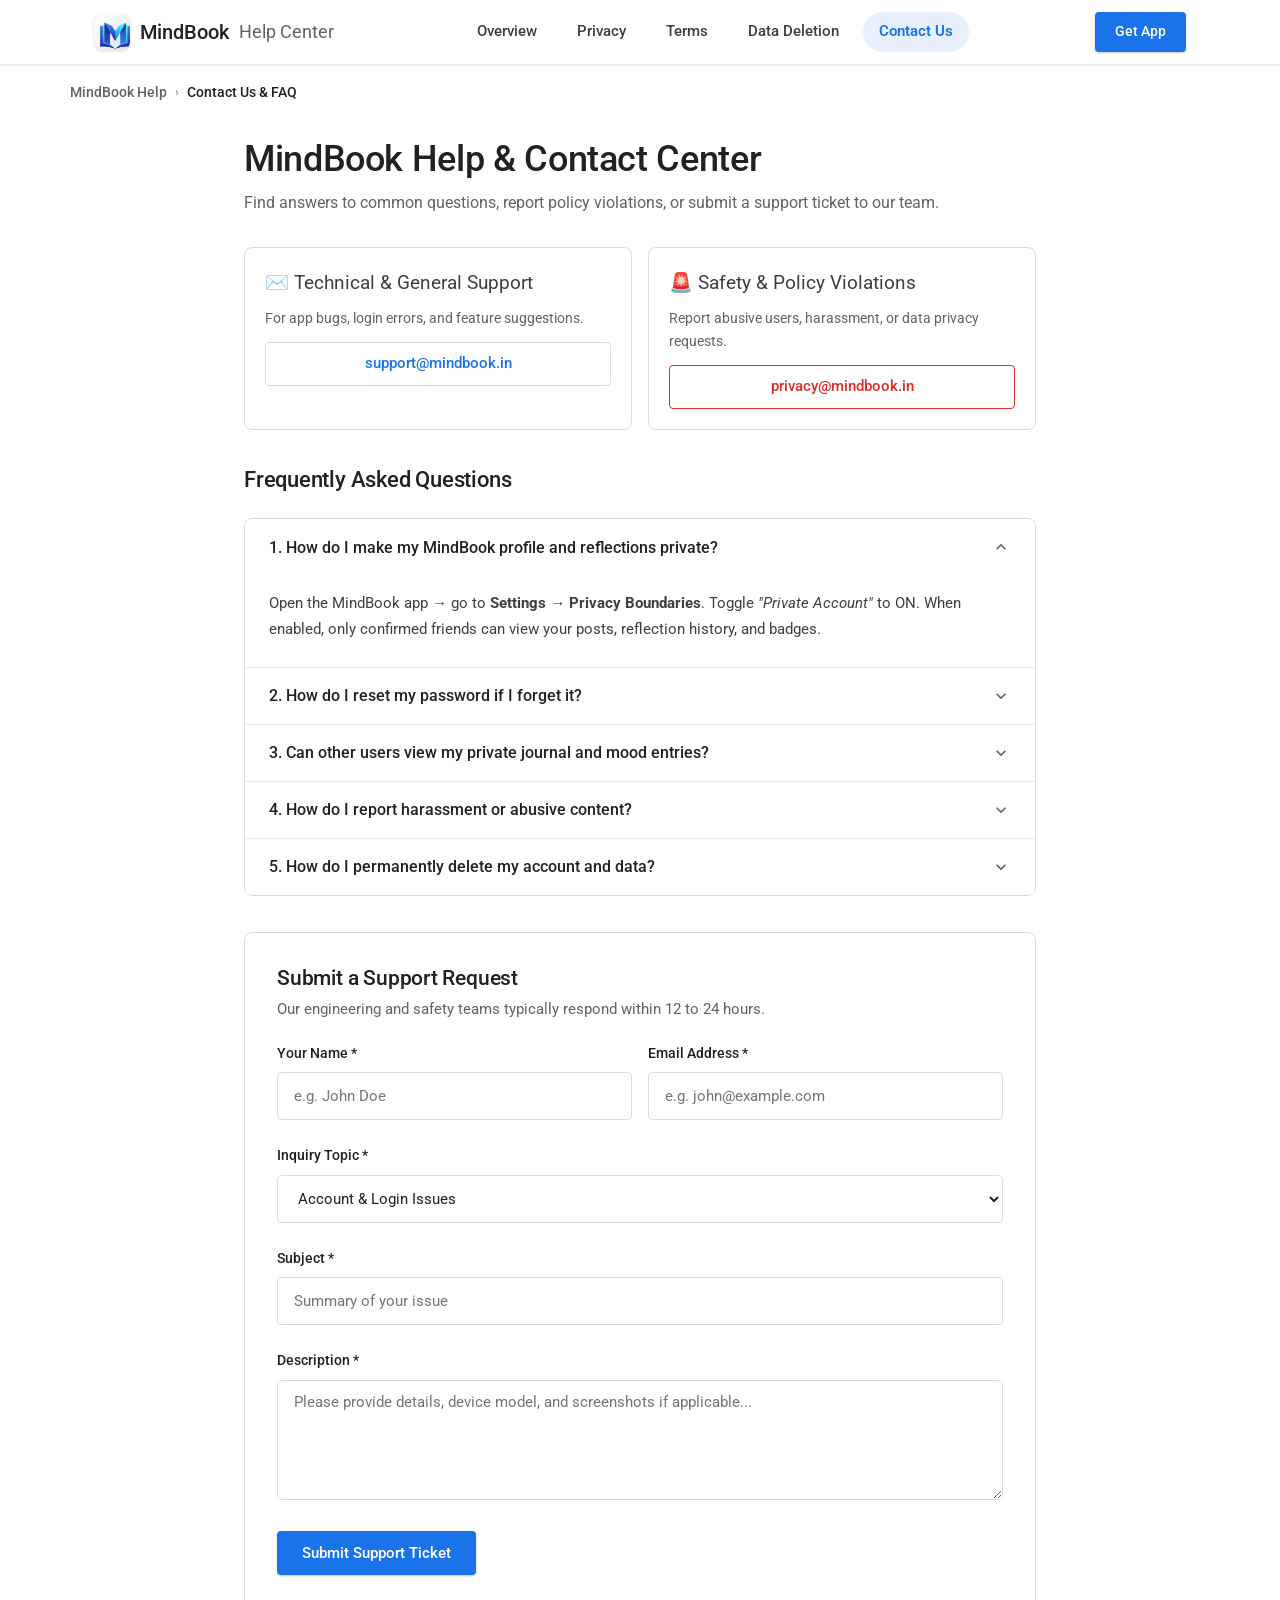
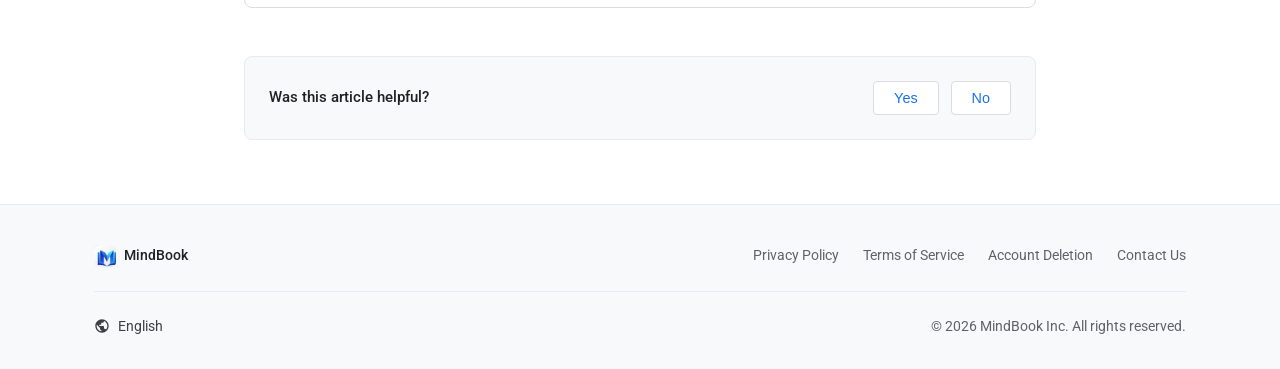
<file: support/index.html>
<!DOCTYPE html>
<html lang="en">
<head>
  <meta charset="UTF-8">
  <meta name="viewport" content="width=device-width, initial-scale=1.0">
  <title>Contact Us & FAQ — MindBook Help</title>
  <meta name="description" content="Official MindBook Support Desk. Find answers, report safety violations, and get in touch with our engineering team.">
  <link rel="stylesheet" href="../assets/styles.css">
  <link rel="shortcut icon" href="../assets/favicon.ico" type="image/x-icon">
  <link rel="icon" href="../assets/favicon.png" type="image/png" sizes="32x32">
  <link rel="icon" href="../assets/favicon-16x16.png" type="image/png" sizes="16x16">
  <link rel="apple-touch-icon" href="../assets/apple-touch-icon.png" sizes="180x180">
</head>
<body>

  <!-- Google Support Navigation Bar -->
  <header class="google-nav">
    <div class="container nav-container">
      <div class="nav-left">
        <a href="../index.html" class="brand-link">
          <img src="../assets/mindbook_app_icon.png" alt="MindBook Icon" class="brand-icon">
          <span>MindBook</span>
          <span class="brand-hub-title">Help Center</span>
        </a>
      </div>

      <ul class="nav-links">
        <li class="nav-item"><a href="../index.html">Overview</a></li>
        <li class="nav-item"><a href="../privacy.html">Privacy</a></li>
        <li class="nav-item"><a href="../terms.html">Terms</a></li>
        <li class="nav-item"><a href="../delete-account.html">Data Deletion</a></li>
        <li class="nav-item"><a href="../support.html" class="active">Contact Us</a></li>
      </ul>

      <div class="nav-actions">
        <a href="index.html#app-download" class="btn-get-app">Get App</a>
        <button class="mobile-nav-toggle" aria-label="Toggle navigation">☰</button>
      </div>
    </div>
  </header>

  <!-- Breadcrumbs -->
  <div class="container breadcrumb-bar">
    <ul class="breadcrumb-list">
      <li><a href="../index.html">MindBook Help</a></li>
      <li class="breadcrumb-separator">&rsaquo;</li>
      <li style="color: var(--text-primary); font-weight: 500;">Contact Us & FAQ</li>
    </ul>
  </div>

  <!-- Main Container -->
  <main class="container" style="max-width: 840px; padding-top: 24px; padding-bottom: 64px;">
    <h1 style="margin-bottom: 8px;">MindBook Help & Contact Center</h1>
    <p style="color: var(--text-muted); font-size: 0.98rem; margin-bottom: 32px;">
      Find answers to common questions, report policy violations, or submit a support ticket to our team.
    </p>

    <!-- Direct Email Channels (Google Support Style) -->
    <div style="display: grid; grid-template-columns: repeat(auto-fit, minmax(280px, 1fr)); gap: 16px; margin-bottom: 36px;">
      <div class="google-card" style="margin-bottom: 0; padding: 20px;">
        <div style="font-size: 1.2rem; margin-bottom: 8px;">✉️ Technical & General Support</div>
        <p style="font-size: 0.9rem; color: var(--text-muted); margin-bottom: 12px;">For app bugs, login errors, and feature suggestions.</p>
        <a href="mailto:support@mindbook.in" class="btn-google btn-google-outlined" style="width: 100%;">support@mindbook.in</a>
      </div>

      <div class="google-card" style="margin-bottom: 0; padding: 20px;">
        <div style="font-size: 1.2rem; margin-bottom: 8px;">🚨 Safety & Policy Violations</div>
        <p style="font-size: 0.9rem; color: var(--text-muted); margin-bottom: 12px;">Report abusive users, harassment, or data privacy requests.</p>
        <a href="mailto:privacy@mindbook.in" class="btn-google btn-google-outlined" style="width: 100%; border-color: var(--google-red); color: var(--google-red);">privacy@mindbook.in</a>
      </div>
    </div>

    <!-- Frequently Asked Questions (Google Accordion) -->
    <h2 style="font-size: 1.35rem; margin-bottom: 16px;">Frequently Asked Questions</h2>
    <div class="google-accordion">
      <div class="accordion-item open">
        <button class="accordion-header" onclick="toggleGoogleAccordion(this)">
          <span>1. How do I make my MindBook profile and reflections private?</span>
          <svg class="accordion-chevron" viewBox="0 0 24 24"><path d="M7.41 8.59L12 13.17l4.59-4.58L18 10l-6 6-6-6 1.41-1.41z"/></svg>
        </button>
        <div class="accordion-body">
          Open the MindBook app &rarr; go to <strong>Settings</strong> &rarr; <strong>Privacy Boundaries</strong>. Toggle <em>"Private Account"</em> to ON. When enabled, only confirmed friends can view your posts, reflection history, and badges.
        </div>
      </div>

      <div class="accordion-item">
        <button class="accordion-header" onclick="toggleGoogleAccordion(this)">
          <span>2. How do I reset my password if I forget it?</span>
          <svg class="accordion-chevron" viewBox="0 0 24 24"><path d="M7.41 8.59L12 13.17l4.59-4.58L18 10l-6 6-6-6 1.41-1.41z"/></svg>
        </button>
        <div class="accordion-body">
          Tap <em>"Forgot Password?"</em> on the mobile sign-in screen and enter your registered email. You will receive an official recovery link. Clicking that link opens our secure <a href="../auth-callback.html">Account Recovery Portal</a> where you can enter a new password.
        </div>
      </div>

      <div class="accordion-item">
        <button class="accordion-header" onclick="toggleGoogleAccordion(this)">
          <span>3. Can other users view my private journal and mood entries?</span>
          <svg class="accordion-chevron" viewBox="0 0 24 24"><path d="M7.41 8.59L12 13.17l4.59-4.58L18 10l-6 6-6-6 1.41-1.41z"/></svg>
        </button>
        <div class="accordion-body">
          No. MindBook enforces strict Row-Level Security. Every prompt and diary post allows you to set your exact audience: <strong>Only Me (Private Journal)</strong>, <strong>Friends Only</strong>, or <strong>Public</strong>. Private reflections cannot be queried or viewed by anyone else.
        </div>
      </div>

      <div class="accordion-item">
        <button class="accordion-header" onclick="toggleGoogleAccordion(this)">
          <span>4. How do I report harassment or abusive content?</span>
          <svg class="accordion-chevron" viewBox="0 0 24 24"><path d="M7.41 8.59L12 13.17l4.59-4.58L18 10l-6 6-6-6 1.41-1.41z"/></svg>
        </button>
        <div class="accordion-body">
          Tap the three dots (<strong>•••</strong>) on any post or comment and select <em>"Report Post"</em>. Choose the violation reason. Our safety review team investigates reports within <strong>24 hours</strong>. Offending material is removed immediately.
        </div>
      </div>

      <div class="accordion-item">
        <button class="accordion-header" onclick="toggleGoogleAccordion(this)">
          <span>5. How do I permanently delete my account and data?</span>
          <svg class="accordion-chevron" viewBox="0 0 24 24"><path d="M7.41 8.59L12 13.17l4.59-4.58L18 10l-6 6-6-6 1.41-1.41z"/></svg>
        </button>
        <div class="accordion-body">
          Go to <em>Settings &rarr; Account Settings &rarr; Delete Account</em> inside the app. Alternatively, submit a request on our <a href="../delete-account.html">Account & Data Deletion Portal</a>. All credentials, posts, photos, and messages are permanently purged within 48 hours.
        </div>
      </div>
    </div>

    <!-- Contact Support Ticket Form -->
    <div class="google-card" style="margin-top: 36px;">
      <h2 style="font-size: 1.3rem; margin-bottom: 6px;">Submit a Support Request</h2>
      <p style="color: var(--text-muted); font-size: 0.92rem; margin-bottom: 20px;">Our engineering and safety teams typically respond within 12 to 24 hours.</p>

      <form id="google-support-form" onsubmit="handleGoogleSupportSubmit(event)">
        <div style="display: grid; grid-template-columns: 1fr 1fr; gap: 16px;">
          <div class="form-group">
            <label for="supp-name" class="form-label">Your Name *</label>
            <input type="text" id="supp-name" class="form-control" placeholder="e.g. John Doe" required>
          </div>
          <div class="form-group">
            <label for="supp-email" class="form-label">Email Address *</label>
            <input type="email" id="supp-email" class="form-control" placeholder="e.g. john@example.com" required>
          </div>
        </div>

        <div class="form-group">
          <label for="supp-category" class="form-label">Inquiry Topic *</label>
          <select id="supp-category" class="form-control" required>
            <option value="account">Account & Login Issues</option>
            <option value="safety">Report Safety Violation / Abuse</option>
            <option value="bug">Technical Bug / Application Crash</option>
            <option value="privacy">Privacy & Data Request</option>
            <option value="feedback">Product Feedback & Suggestions</option>
          </select>
        </div>

        <div class="form-group">
          <label for="supp-subject" class="form-label">Subject *</label>
          <input type="text" id="supp-subject" class="form-control" placeholder="Summary of your issue" required>
        </div>

        <div class="form-group">
          <label for="supp-desc" class="form-label">Description *</label>
          <textarea id="supp-desc" class="form-control" placeholder="Please provide details, device model, and screenshots if applicable..." required></textarea>
        </div>

        <button type="submit" id="btn-supp-submit" class="btn-google btn-google-primary">
          Submit Support Ticket
        </button>
      </form>

      <div id="google-supp-success" style="display: none; margin-top: 20px; padding: 20px; background: var(--google-green-surface); border: 1px solid var(--google-green); border-radius: var(--radius-xs);">
        <h3 style="color: var(--google-green); font-size: 1.1rem; margin-bottom: 6px;">✓ Support Ticket Logged</h3>
        <p style="margin: 0; color: var(--text-primary); font-size: 0.94rem;">
          Thank you for reaching out. We have logged your request and our team will get in touch at your email address within 24 hours.
        </p>
      </div>
    </div>

    <!-- Google Helpful Feedback -->
    <div class="helpful-widget">
      <span class="helpful-text">Was this article helpful?</span>
      <div class="helpful-buttons">
        <button class="btn-feedback" onclick="submitHelpfulFeedback(this, true)">Yes</button>
        <button class="btn-feedback" onclick="submitHelpfulFeedback(this, false)">No</button>
      </div>
    </div>
  </main>

  <!-- Google Support Minimal Footer -->
  <footer class="google-footer">
    <div class="container">
      <div class="footer-top">
        <div style="display: flex; align-items: center; gap: 8px;">
          <img src="../assets/mindbook_app_icon.png" alt="MindBook" class="footer-brand-icon">
          <span style="font-weight: 500; color: var(--text-primary);">MindBook</span>
        </div>
        <ul class="footer-nav">
          <li><a href="../privacy.html">Privacy Policy</a></li>
          <li><a href="../terms.html">Terms of Service</a></li>
          <li><a href="../delete-account.html">Account Deletion</a></li>
          <li><a href="../support.html">Contact Us</a></li>
        </ul>
      </div>

      <div class="footer-bottom">
        <div class="language-selector">
          <svg style="width: 16px; height: 16px; fill: currentColor;" viewBox="0 0 24 24"><path d="M12 2C6.48 2 2 6.48 2 12s4.48 10 10 10 10-4.48 10-10S17.52 2 12 2zm-1 17.93c-3.95-.49-7-3.85-7-7.93 0-.62.08-1.21.21-1.79L9 15v1c0 1.1.9 2 2 2v1.93zm6.9-2.54c-.26-.81-1-1.39-1.9-1.39h-1v-3c0-.55-.45-1-1-1H8v-2h2c.55 0 1-.45 1-1V7h2c1.1 0 2-.9 2-2v-.41c2.93 1.19 5 4.06 5 7.41 0 2.08-.8 3.97-2.1 5.46z"/></svg>
          <span>English</span>
        </div>
        <div>
          &copy; 2026 MindBook Inc. All rights reserved.
        </div>
      </div>
    </div>
  </footer>

  <script src="../assets/main.js"></script>
  <script>
    function handleGoogleSupportSubmit(e) {
      e.preventDefault();
      const btn = document.getElementById('btn-supp-submit');
      btn.disabled = true;
      btn.textContent = 'Submitting...';

      setTimeout(() => {
        document.getElementById('google-support-form').style.display = 'none';
        document.getElementById('google-supp-success').style.display = 'block';
        showGoogleToast('Ticket received. Our team will contact you shortly.');
      }, 700);
    }
  </script>
</body>
</html>
</file>
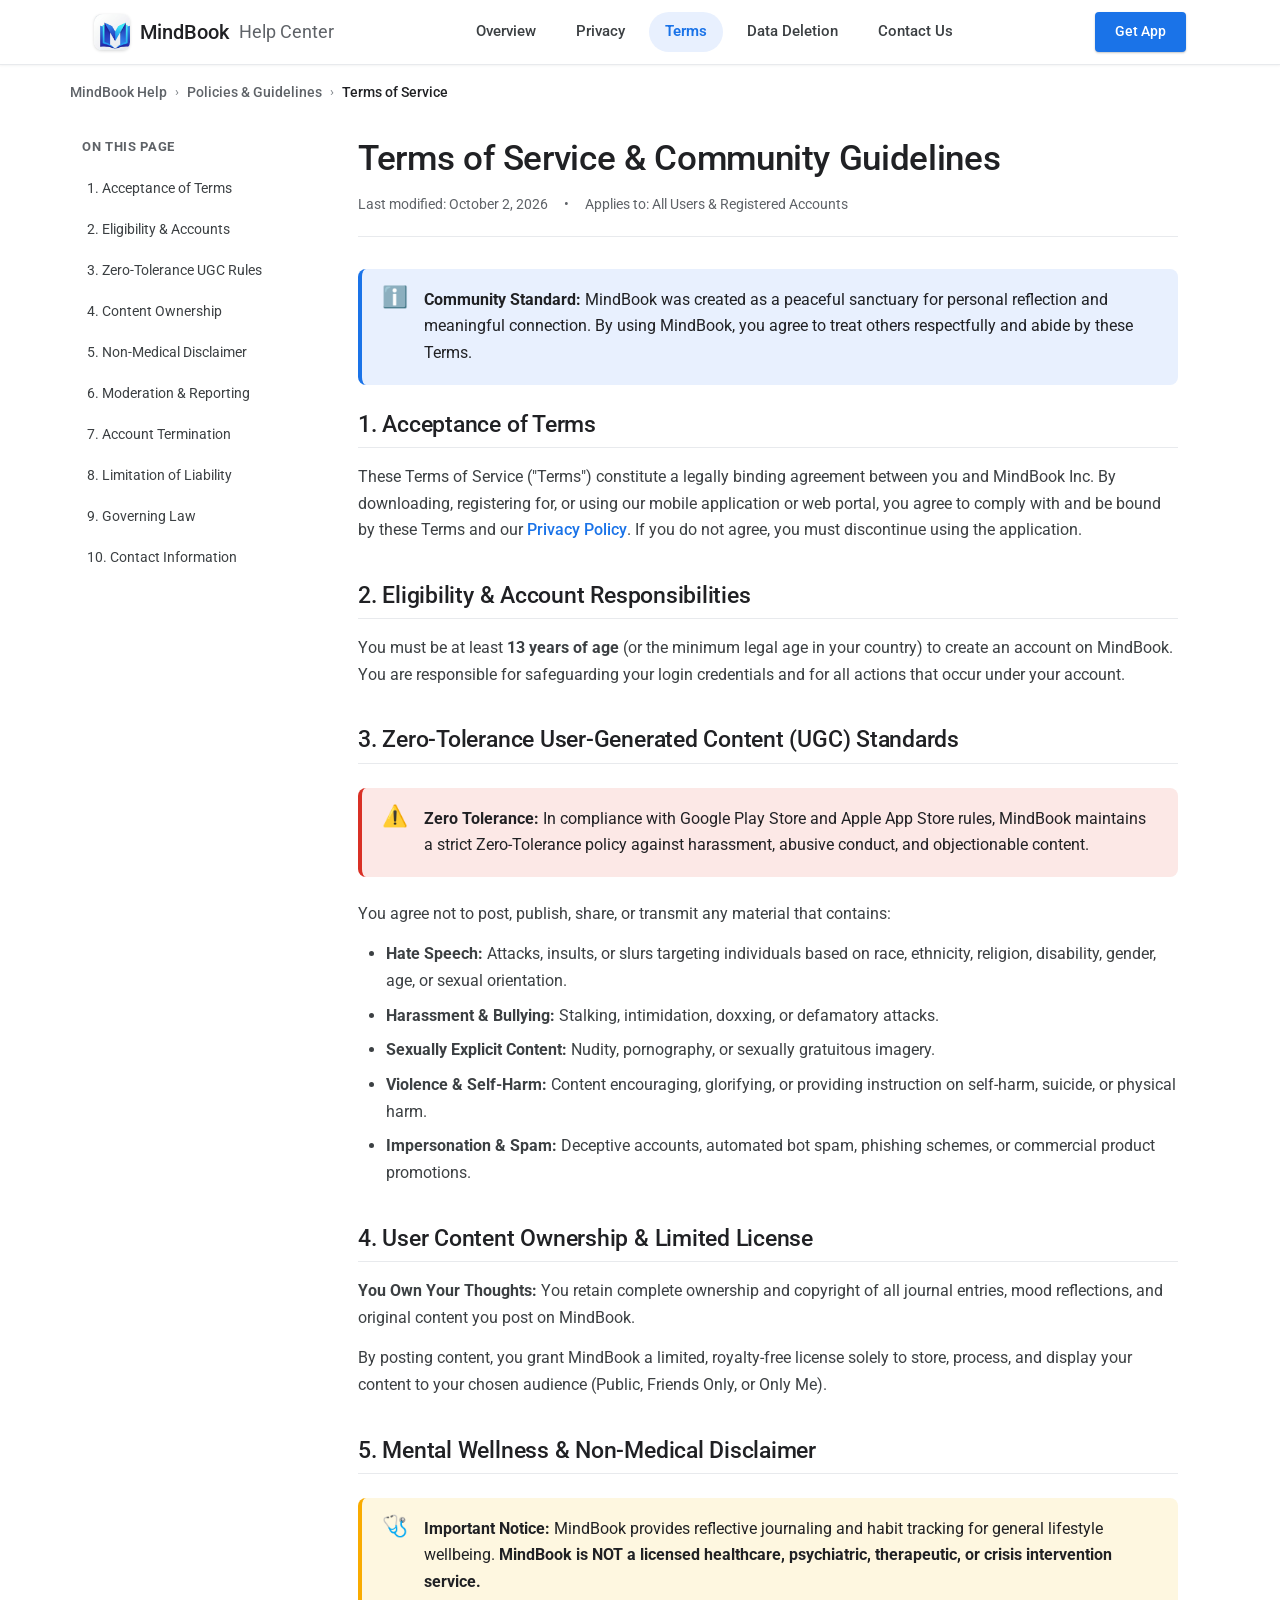
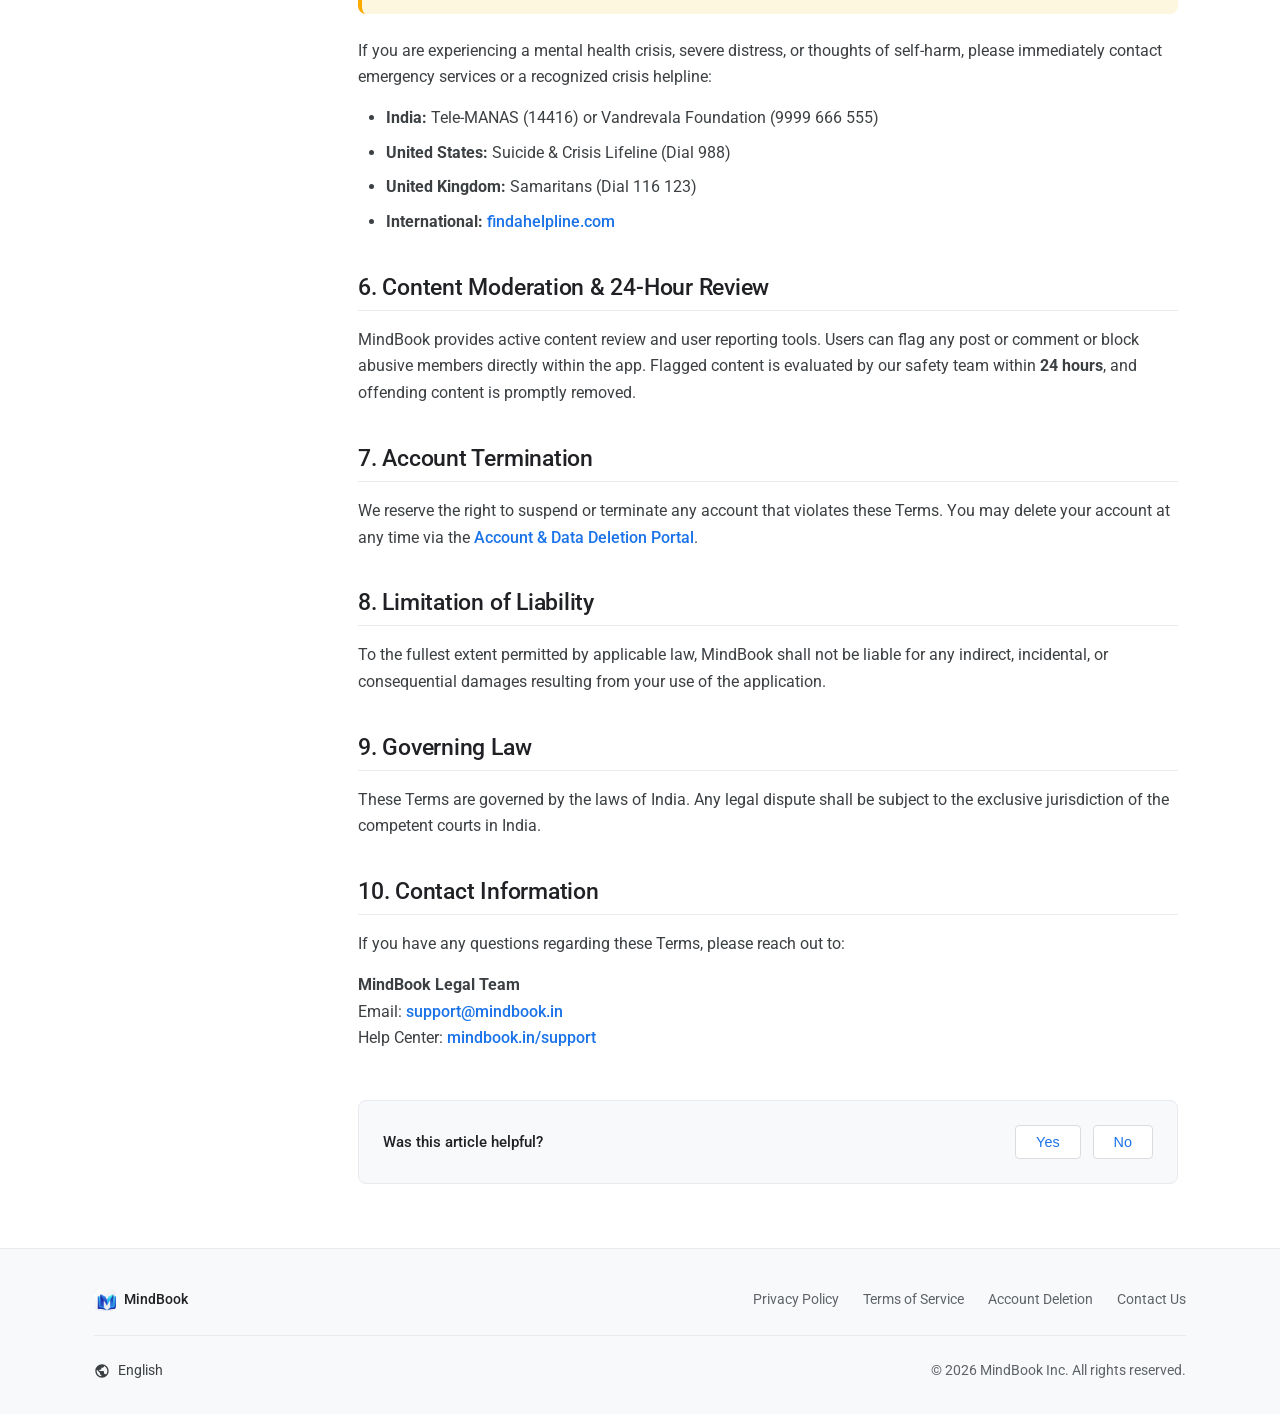
<file: terms/index.html>
<!DOCTYPE html>
<html lang="en">
<head>
  <meta charset="UTF-8">
  <meta name="viewport" content="width=device-width, initial-scale=1.0">
  <title>Terms of Service & Community Guidelines — MindBook Help</title>
  <meta name="description" content="Official Terms of Service, User Agreement, and Community Guidelines for MindBook users.">
  <link rel="stylesheet" href="../assets/styles.css">
  <link rel="shortcut icon" href="../assets/favicon.ico" type="image/x-icon">
  <link rel="icon" href="../assets/favicon.png" type="image/png" sizes="32x32">
  <link rel="icon" href="../assets/favicon-16x16.png" type="image/png" sizes="16x16">
  <link rel="apple-touch-icon" href="../assets/apple-touch-icon.png" sizes="180x180">
</head>
<body>

  <!-- Google Support Navigation Bar -->
  <header class="google-nav">
    <div class="container nav-container">
      <div class="nav-left">
        <a href="../index.html" class="brand-link">
          <img src="../assets/mindbook_app_icon.png" alt="MindBook Icon" class="brand-icon">
          <span>MindBook</span>
          <span class="brand-hub-title">Help Center</span>
        </a>
      </div>

      <ul class="nav-links">
        <li class="nav-item"><a href="../index.html">Overview</a></li>
        <li class="nav-item"><a href="../privacy.html">Privacy</a></li>
        <li class="nav-item"><a href="../terms.html" class="active">Terms</a></li>
        <li class="nav-item"><a href="../delete-account.html">Data Deletion</a></li>
        <li class="nav-item"><a href="../support.html">Contact Us</a></li>
      </ul>

      <div class="nav-actions">
        <a href="index.html#app-download" class="btn-get-app">Get App</a>
        <button class="mobile-nav-toggle" aria-label="Toggle navigation">☰</button>
      </div>
    </div>
  </header>

  <!-- Breadcrumbs -->
  <div class="container breadcrumb-bar">
    <ul class="breadcrumb-list">
      <li><a href="../index.html">MindBook Help</a></li>
      <li class="breadcrumb-separator">&rsaquo;</li>
      <li><a href="../terms.html">Policies & Guidelines</a></li>
      <li class="breadcrumb-separator">&rsaquo;</li>
      <li style="color: var(--text-primary); font-weight: 500;">Terms of Service</li>
    </ul>
  </div>

  <!-- Article Layout -->
  <main class="container article-layout">
    <!-- Left Sidebar Table of Contents -->
    <aside class="article-sidebar">
      <div class="sidebar-title">On this page</div>
      <ul class="sidebar-nav">
        <li><a href="#acceptance" class="sidebar-link active">1. Acceptance of Terms</a></li>
        <li><a href="#eligibility" class="sidebar-link">2. Eligibility & Accounts</a></li>
        <li><a href="#community-rules" class="sidebar-link">3. Zero-Tolerance UGC Rules</a></li>
        <li><a href="#content-ownership" class="sidebar-link">4. Content Ownership</a></li>
        <li><a href="#medical-disclaimer" class="sidebar-link">5. Non-Medical Disclaimer</a></li>
        <li><a href="#moderation" class="sidebar-link">6. Moderation & Reporting</a></li>
        <li><a href="#termination" class="sidebar-link">7. Account Termination</a></li>
        <li><a href="#liability" class="sidebar-link">8. Limitation of Liability</a></li>
        <li><a href="#governing-law" class="sidebar-link">9. Governing Law</a></li>
        <li><a href="#contact" class="sidebar-link">10. Contact Information</a></li>
      </ul>
    </aside>

    <!-- Main Article Body -->
    <article class="article-main">
      <div class="article-header">
        <h1>Terms of Service & Community Guidelines</h1>
        <div class="article-meta">
          <span>Last modified: October 2, 2026</span>
          <span>&bull;</span>
          <span>Applies to: All Users & Registered Accounts</span>
        </div>
      </div>

      <div class="article-body">
        <div class="google-callout">
          <div class="callout-icon">ℹ️</div>
          <div class="callout-content">
            <p><strong>Community Standard:</strong> MindBook was created as a peaceful sanctuary for personal reflection and meaningful connection. By using MindBook, you agree to treat others respectfully and abide by these Terms.</p>
          </div>
        </div>

        <section id="acceptance">
          <h2>1. Acceptance of Terms</h2>
          <p>
            These Terms of Service ("Terms") constitute a legally binding agreement between you and MindBook Inc. By downloading, registering for, or using our mobile application or web portal, you agree to comply with and be bound by these Terms and our <a href="../privacy.html">Privacy Policy</a>. If you do not agree, you must discontinue using the application.
          </p>
        </section>

        <section id="eligibility">
          <h2>2. Eligibility & Account Responsibilities</h2>
          <p>
            You must be at least <strong>13 years of age</strong> (or the minimum legal age in your country) to create an account on MindBook. You are responsible for safeguarding your login credentials and for all actions that occur under your account.
          </p>
        </section>

        <section id="community-rules">
          <h2>3. Zero-Tolerance User-Generated Content (UGC) Standards</h2>
          <div class="google-callout danger">
            <div class="callout-icon">⚠️</div>
            <div class="callout-content">
              <p><strong>Zero Tolerance:</strong> In compliance with Google Play Store and Apple App Store rules, MindBook maintains a strict Zero-Tolerance policy against harassment, abusive conduct, and objectionable content.</p>
            </div>
          </div>
          <p>You agree not to post, publish, share, or transmit any material that contains:</p>
          <ul>
            <li><strong>Hate Speech:</strong> Attacks, insults, or slurs targeting individuals based on race, ethnicity, religion, disability, gender, age, or sexual orientation.</li>
            <li><strong>Harassment & Bullying:</strong> Stalking, intimidation, doxxing, or defamatory attacks.</li>
            <li><strong>Sexually Explicit Content:</strong> Nudity, pornography, or sexually gratuitous imagery.</li>
            <li><strong>Violence & Self-Harm:</strong> Content encouraging, glorifying, or providing instruction on self-harm, suicide, or physical harm.</li>
            <li><strong>Impersonation & Spam:</strong> Deceptive accounts, automated bot spam, phishing schemes, or commercial product promotions.</li>
          </ul>
        </section>

        <section id="content-ownership">
          <h2>4. User Content Ownership & Limited License</h2>
          <p>
            <strong>You Own Your Thoughts:</strong> You retain complete ownership and copyright of all journal entries, mood reflections, and original content you post on MindBook.
          </p>
          <p>
            By posting content, you grant MindBook a limited, royalty-free license solely to store, process, and display your content to your chosen audience (Public, Friends Only, or Only Me).
          </p>
        </section>

        <section id="medical-disclaimer">
          <h2>5. Mental Wellness & Non-Medical Disclaimer</h2>
          <div class="google-callout warning">
            <div class="callout-icon">🩺</div>
            <div class="callout-content">
              <p><strong>Important Notice:</strong> MindBook provides reflective journaling and habit tracking for general lifestyle wellbeing. <strong>MindBook is NOT a licensed healthcare, psychiatric, therapeutic, or crisis intervention service.</strong></p>
            </div>
          </div>
          <p>
            If you are experiencing a mental health crisis, severe distress, or thoughts of self-harm, please immediately contact emergency services or a recognized crisis helpline:
          </p>
          <ul>
            <li><strong>India:</strong> Tele-MANAS (14416) or Vandrevala Foundation (9999 666 555)</li>
            <li><strong>United States:</strong> Suicide & Crisis Lifeline (Dial 988)</li>
            <li><strong>United Kingdom:</strong> Samaritans (Dial 116 123)</li>
            <li><strong>International:</strong> <a href="https://findahelpline.com" target="_blank" rel="noopener">findahelpline.com</a></li>
          </ul>
        </section>

        <section id="moderation">
          <h2>6. Content Moderation & 24-Hour Review</h2>
          <p>
            MindBook provides active content review and user reporting tools. Users can flag any post or comment or block abusive members directly within the app. Flagged content is evaluated by our safety team within <strong>24 hours</strong>, and offending content is promptly removed.
          </p>
        </section>

        <section id="termination">
          <h2>7. Account Termination</h2>
          <p>
            We reserve the right to suspend or terminate any account that violates these Terms. You may delete your account at any time via the <a href="../delete-account.html">Account & Data Deletion Portal</a>.
          </p>
        </section>

        <section id="liability">
          <h2>8. Limitation of Liability</h2>
          <p>
            To the fullest extent permitted by applicable law, MindBook shall not be liable for any indirect, incidental, or consequential damages resulting from your use of the application.
          </p>
        </section>

        <section id="governing-law">
          <h2>9. Governing Law</h2>
          <p>
            These Terms are governed by the laws of India. Any legal dispute shall be subject to the exclusive jurisdiction of the competent courts in India.
          </p>
        </section>

        <section id="contact">
          <h2>10. Contact Information</h2>
          <p>If you have any questions regarding these Terms, please reach out to:</p>
          <p>
            <strong>MindBook Legal Team</strong><br>
            Email: <a href="mailto:support@mindbook.in">support@mindbook.in</a><br>
            Help Center: <a href="../support.html">mindbook.in/support</a>
          </p>
        </section>

        <!-- Google Feedback Widget -->
        <div class="helpful-widget">
          <span class="helpful-text">Was this article helpful?</span>
          <div class="helpful-buttons">
            <button class="btn-feedback" onclick="submitHelpfulFeedback(this, true)">Yes</button>
            <button class="btn-feedback" onclick="submitHelpfulFeedback(this, false)">No</button>
          </div>
        </div>
      </div>
    </article>
  </main>

  <!-- Google Support Minimal Footer -->
  <footer class="google-footer">
    <div class="container">
      <div class="footer-top">
        <div style="display: flex; align-items: center; gap: 8px;">
          <img src="../assets/mindbook_app_icon.png" alt="MindBook" class="footer-brand-icon">
          <span style="font-weight: 500; color: var(--text-primary);">MindBook</span>
        </div>
        <ul class="footer-nav">
          <li><a href="../privacy.html">Privacy Policy</a></li>
          <li><a href="../terms.html">Terms of Service</a></li>
          <li><a href="../delete-account.html">Account Deletion</a></li>
          <li><a href="../support.html">Contact Us</a></li>
        </ul>
      </div>

      <div class="footer-bottom">
        <div class="language-selector">
          <svg style="width: 16px; height: 16px; fill: currentColor;" viewBox="0 0 24 24"><path d="M12 2C6.48 2 2 6.48 2 12s4.48 10 10 10 10-4.48 10-10S17.52 2 12 2zm-1 17.93c-3.95-.49-7-3.85-7-7.93 0-.62.08-1.21.21-1.79L9 15v1c0 1.1.9 2 2 2v1.93zm6.9-2.54c-.26-.81-1-1.39-1.9-1.39h-1v-3c0-.55-.45-1-1-1H8v-2h2c.55 0 1-.45 1-1V7h2c1.1 0 2-.9 2-2v-.41c2.93 1.19 5 4.06 5 7.41 0 2.08-.8 3.97-2.1 5.46z"/></svg>
          <span>English</span>
        </div>
        <div>
          &copy; 2026 MindBook Inc. All rights reserved.
        </div>
      </div>
    </div>
  </footer>

  <script src="../assets/main.js"></script>
</body>
</html>
</file>
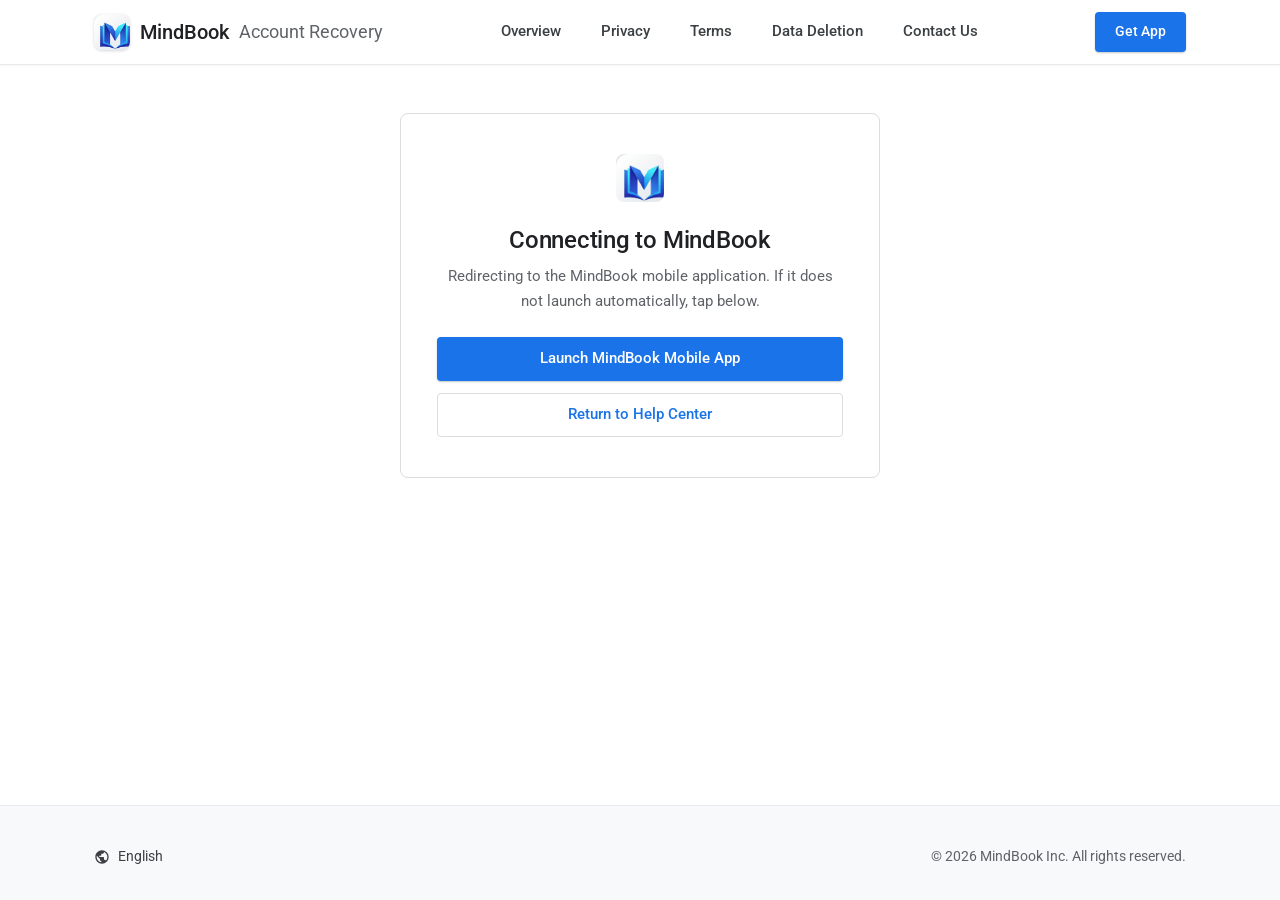
<file: auth/callback/index.html>
<!DOCTYPE html>
<html lang="en">
<head>
  <meta charset="UTF-8">
  <meta name="viewport" content="width=device-width, initial-scale=1.0">
  <title>Account Recovery — MindBook Help</title>
  <meta name="description" content="MindBook Account Recovery and Password Reset Portal.">
  <link rel="stylesheet" href="../../assets/styles.css">
  <style>
    .google-auth-box {
      max-width: 480px;
      margin: 48px auto 80px;
      background: #FFFFFF;
      border: 1px solid var(--border-color);
      border-radius: var(--radius-sm);
      padding: 40px 36px;
      text-align: center;
    }
    .auth-logo {
      width: 48px;
      height: 48px;
      border-radius: 8px;
      margin-bottom: 16px;
      object-fit: cover;
    }
  </style>
  <link rel="shortcut icon" href="../../assets/favicon.ico" type="image/x-icon">
  <link rel="icon" href="../../assets/favicon.png" type="image/png" sizes="32x32">
  <link rel="icon" href="../../assets/favicon-16x16.png" type="image/png" sizes="16x16">
  <link rel="apple-touch-icon" href="../../assets/apple-touch-icon.png" sizes="180x180">
</head>
<body>

  <!-- Google Support Navigation Bar -->
  <header class="google-nav">
    <div class="container nav-container">
      <div class="nav-left">
        <a href="../../index.html" class="brand-link">
          <img src="../../assets/mindbook_app_icon.png" alt="MindBook Icon" class="brand-icon">
          <span>MindBook</span>
          <span class="brand-hub-title">Account Recovery</span>
        </a>
      </div>

      <ul class="nav-links">
        <li class="nav-item"><a href="../../index.html">Overview</a></li>
        <li class="nav-item"><a href="../../privacy.html">Privacy</a></li>
        <li class="nav-item"><a href="../../terms.html">Terms</a></li>
        <li class="nav-item"><a href="../../delete-account.html">Data Deletion</a></li>
        <li class="nav-item"><a href="../../support.html">Contact Us</a></li>
      </ul>

      <div class="nav-actions">
        <a href="index.html#app-download" class="btn-get-app">Get App</a>
      </div>
    </div>
  </header>

  <!-- Main Recovery Container -->
  <main class="container">
    <div class="google-auth-box">
      <img src="../../assets/mindbook_app_icon.png" alt="MindBook" class="auth-logo">

      <!-- View 1: Password Recovery Form -->
      <div id="view-recovery" style="display: none; text-align: left;">
        <h1 style="font-size: 1.5rem; text-align: center; margin-bottom: 6px;">Reset your password</h1>
        <p style="text-align: center; color: var(--text-muted); font-size: 0.92rem; margin-bottom: 24px;">
          Choose a strong password with at least 8 characters.
        </p>

        <form id="google-pass-form" onsubmit="handleGooglePassSubmit(event)">
          <div class="form-group">
            <label for="new-pass" class="form-label">New Password *</label>
            <input type="password" id="new-pass" class="form-control" placeholder="Enter new password" minlength="8" required oninput="checkStrength(this.value)">
            <span id="strength-label" style="font-size: 0.8rem; color: var(--text-muted); margin-top: 4px; display: block;"></span>
          </div>

          <div class="form-group">
            <label for="confirm-pass" class="form-label">Confirm Password *</label>
            <input type="password" id="confirm-pass" class="form-control" placeholder="Re-enter password" minlength="8" required>
          </div>

          <button type="submit" id="btn-update-pass" class="btn-google btn-google-primary" style="width: 100%; margin-top: 8px;">
            Save password & continue
          </button>
        </form>

        <div id="pass-done" style="display: none; text-align: center; margin-top: 20px;">
          <h3 style="color: var(--google-green); margin-bottom: 8px;">✓ Password updated</h3>
          <p style="color: var(--text-secondary); font-size: 0.92rem; margin-bottom: 20px;">
            Your credentials have been updated. You can now launch MindBook on your mobile device.
          </p>
          <a href="mindbook://login" class="btn-google btn-google-primary" style="width: 100%;">
            Open MindBook App
          </a>
        </div>
      </div>

      <!-- View 2: Email Verified Success -->
      <div id="view-verified" style="display: none;">
        <div style="font-size: 2.5rem; margin-bottom: 12px; color: var(--google-green);">✓</div>
        <h1 style="font-size: 1.5rem; margin-bottom: 8px;">Email verified</h1>
        <p style="color: var(--text-muted); font-size: 0.95rem; margin-bottom: 28px;">
          Your email address has been verified. Your MindBook account is fully activated.
        </p>
        <a href="mindbook://feed" class="btn-google btn-google-primary" style="width: 100%; margin-bottom: 12px;">
          Open MindBook Mobile App
        </a>
        <a href="../../index.html" class="btn-google btn-google-outlined" style="width: 100%;">
          Return to Help Center
        </a>
      </div>

      <!-- View 3: Default Mobile Handshake -->
      <div id="view-default">
        <h1 style="font-size: 1.5rem; margin-bottom: 8px;">Connecting to MindBook</h1>
        <p style="color: var(--text-muted); font-size: 0.95rem; margin-bottom: 24px;">
          Redirecting to the MindBook mobile application. If it does not launch automatically, tap below.
        </p>
        <a id="deep-link-btn" href="mindbook://auth-callback" class="btn-google btn-google-primary" style="width: 100%; margin-bottom: 12px;">
          Launch MindBook Mobile App
        </a>
        <a href="../../index.html" class="btn-google btn-google-outlined" style="width: 100%;">
          Return to Help Center
        </a>
      </div>

    </div>
  </main>

  <!-- Google Support Minimal Footer -->
  <footer class="google-footer">
    <div class="container">
      <div class="footer-bottom" style="border: none; padding-top: 0;">
        <div class="language-selector">
          <svg style="width: 16px; height: 16px; fill: currentColor;" viewBox="0 0 24 24"><path d="M12 2C6.48 2 2 6.48 2 12s4.48 10 10 10 10-4.48 10-10S17.52 2 12 2zm-1 17.93c-3.95-.49-7-3.85-7-7.93 0-.62.08-1.21.21-1.79L9 15v1c0 1.1.9 2 2 2v1.93zm6.9-2.54c-.26-.81-1-1.39-1.9-1.39h-1v-3c0-.55-.45-1-1-1H8v-2h2c.55 0 1-.45 1-1V7h2c1.1 0 2-.9 2-2v-.41c2.93 1.19 5 4.06 5 7.41 0 2.08-.8 3.97-2.1 5.46z"/></svg>
          <span>English</span>
        </div>
        <div>
          &copy; 2026 MindBook Inc. All rights reserved.
        </div>
      </div>
    </div>
  </footer>

  <script src="../../assets/main.js"></script>
  <script>
    document.addEventListener('DOMContentLoaded', () => {
      const hash = window.location.hash.substring(1);
      const search = window.location.search.substring(1);
      const params = new URLSearchParams(hash || search);

      const type = params.get('type') || '';
      const viewRecovery = document.getElementById('view-recovery');
      const viewVerified = document.getElementById('view-verified');
      const viewDefault = document.getElementById('view-default');
      const deepLinkBtn = document.getElementById('deep-link-btn');

      if (type === 'recovery') {
        viewDefault.style.display = 'none';
        viewVerified.style.display = 'none';
        viewRecovery.style.display = 'block';
      } else if (type === 'signup' || type === 'email_change' || params.get('message') === 'confirmed') {
        viewDefault.style.display = 'none';
        viewRecovery.style.display = 'none';
        viewVerified.style.display = 'block';
      } else {
        if (window.location.hash) {
          deepLinkBtn.href = 'mindbook://auth-callback' + window.location.hash;
        }
        setTimeout(() => {
          window.location.href = deepLinkBtn.href;
        }, 800);
      }
    });

    function checkStrength(v) {
      const label = document.getElementById('strength-label');
      if (v.length < 8) {
        label.textContent = 'Use at least 8 characters';
        label.style.color = '#D93025';
      } else if (/[A-Z]/.test(v) && /[0-9]/.test(v)) {
        label.textContent = 'Strong password';
        label.style.color = '#1E8E3E';
      } else {
        label.textContent = 'Moderate password';
        label.style.color = '#F9AB00';
      }
    }

    function handleGooglePassSubmit(e) {
      e.preventDefault();
      const p1 = document.getElementById('new-pass').value;
      const p2 = document.getElementById('confirm-pass').value;
      if (p1 !== p2) {
        alert('Passwords do not match.');
        return;
      }

      const btn = document.getElementById('btn-update-pass');
      btn.disabled = true;
      btn.textContent = 'Saving...';

      setTimeout(() => {
        document.getElementById('google-pass-form').style.display = 'none';
        document.getElementById('pass-done').style.display = 'block';
        showGoogleToast('Password updated successfully.');
      }, 800);
    }
  </script>
</body>
</html>
</file>
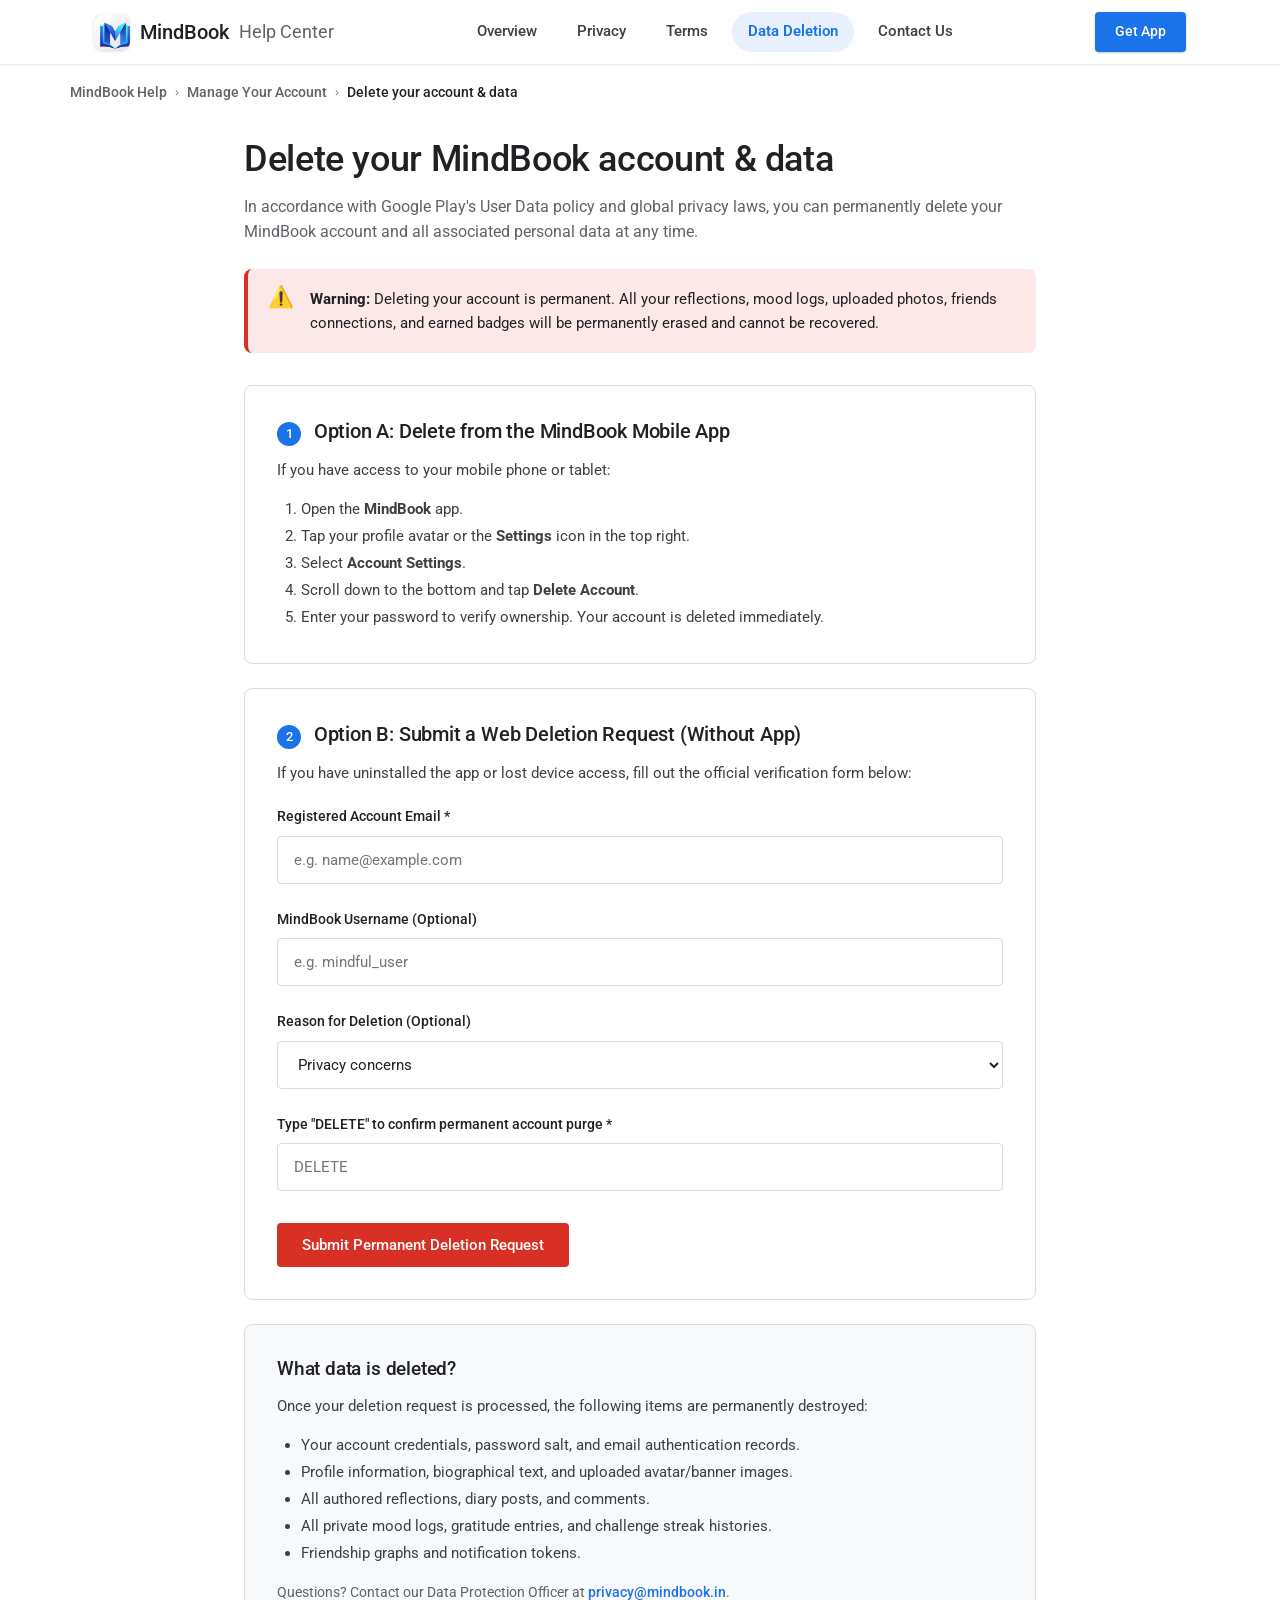
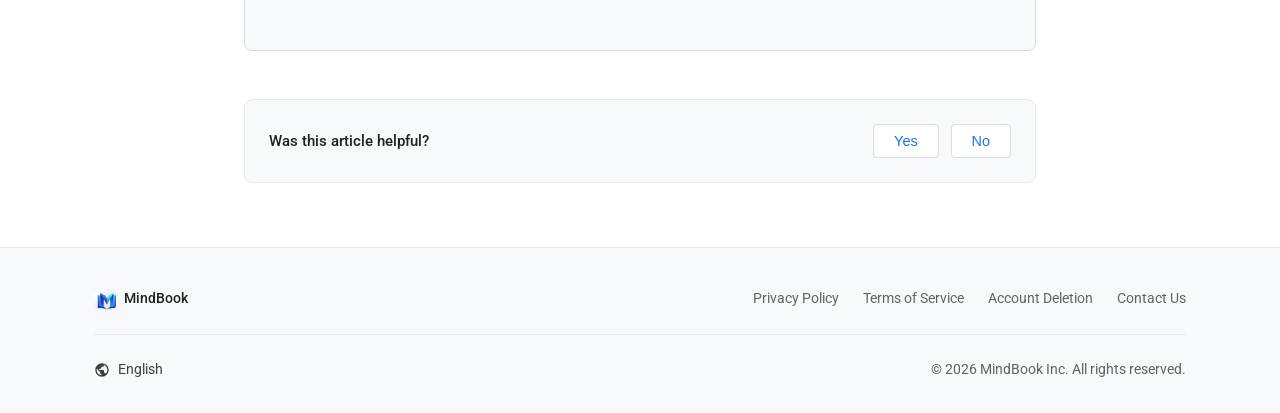
<file: account_deletion.html>
<!DOCTYPE html>
<html lang="en">
<head>
  <meta charset="UTF-8">
  <meta name="viewport" content="width=device-width, initial-scale=1.0">
  <title>Delete Your MindBook Account & Data — MindBook Help</title>
  <meta name="description" content="Learn how to delete your MindBook account and personal data, or submit an instant web deletion request.">
  <link rel="stylesheet" href="assets/styles.css">
  <style>
    .step-pill {
      display: inline-flex;
      align-items: center;
      justify-content: center;
      width: 24px;
      height: 24px;
      border-radius: 50%;
      background: var(--google-blue);
      color: #FFFFFF;
      font-size: 0.8rem;
      font-weight: 500;
      margin-right: 8px;
    }
  </style>
  <link rel="shortcut icon" href="assets/favicon.ico" type="image/x-icon">
  <link rel="icon" href="assets/favicon.png" type="image/png" sizes="32x32">
  <link rel="icon" href="assets/favicon-16x16.png" type="image/png" sizes="16x16">
  <link rel="apple-touch-icon" href="assets/apple-touch-icon.png" sizes="180x180">
</head>
<body>

  <!-- Google Support Navigation Bar -->
  <header class="google-nav">
    <div class="container nav-container">
      <div class="nav-left">
        <a href="index.html" class="brand-link">
          <img src="assets/mindbook_app_icon.png" alt="MindBook Icon" class="brand-icon">
          <span>MindBook</span>
          <span class="brand-hub-title">Help Center</span>
        </a>
      </div>

      <ul class="nav-links">
        <li class="nav-item"><a href="index.html">Overview</a></li>
        <li class="nav-item"><a href="privacy.html">Privacy</a></li>
        <li class="nav-item"><a href="terms.html">Terms</a></li>
        <li class="nav-item"><a href="delete-account.html" class="active">Data Deletion</a></li>
        <li class="nav-item"><a href="support.html">Contact Us</a></li>
      </ul>

      <div class="nav-actions">
        <a href="index.html#app-download" class="btn-get-app">Get App</a>
        <button class="mobile-nav-toggle" aria-label="Toggle navigation">☰</button>
      </div>
    </div>
  </header>

  <!-- Breadcrumbs -->
  <div class="container breadcrumb-bar">
    <ul class="breadcrumb-list">
      <li><a href="index.html">MindBook Help</a></li>
      <li class="breadcrumb-separator">&rsaquo;</li>
      <li><a href="delete-account.html">Manage Your Account</a></li>
      <li class="breadcrumb-separator">&rsaquo;</li>
      <li style="color: var(--text-primary); font-weight: 500;">Delete your account & data</li>
    </ul>
  </div>

  <!-- Main Container -->
  <main class="container" style="max-width: 840px; padding-top: 24px; padding-bottom: 64px;">
    <h1 style="margin-bottom: 12px;">Delete your MindBook account & data</h1>
    <p style="color: var(--text-muted); font-size: 0.98rem; margin-bottom: 24px;">
      In accordance with Google Play's User Data policy and global privacy laws, you can permanently delete your MindBook account and all associated personal data at any time.
    </p>

    <!-- Google Warning Callout -->
    <div class="google-callout danger" style="margin-bottom: 32px;">
      <div class="callout-icon">⚠️</div>
      <div class="callout-content">
        <p><strong>Warning:</strong> Deleting your account is permanent. All your reflections, mood logs, uploaded photos, friends connections, and earned badges will be permanently erased and cannot be recovered.</p>
      </div>
    </div>

    <!-- Option 1: In-App Deletion -->
    <div class="google-card">
      <h2 style="font-size: 1.25rem; margin-bottom: 12px;">
        <span class="step-pill">1</span> Option A: Delete from the MindBook Mobile App
      </h2>
      <p>If you have access to your mobile phone or tablet:</p>
      <ol style="padding-left: 24px; color: var(--text-secondary); line-height: 1.8;">
        <li>Open the <strong>MindBook</strong> app.</li>
        <li>Tap your profile avatar or the <strong>Settings</strong> icon in the top right.</li>
        <li>Select <strong>Account Settings</strong>.</li>
        <li>Scroll down to the bottom and tap <strong>Delete Account</strong>.</li>
        <li>Enter your password to verify ownership. Your account is deleted immediately.</li>
      </ol>
    </div>

    <!-- Option 2: Web Deletion Request Form -->
    <div class="google-card">
      <h2 style="font-size: 1.25rem; margin-bottom: 12px;">
        <span class="step-pill">2</span> Option B: Submit a Web Deletion Request (Without App)
      </h2>
      <p>If you have uninstalled the app or lost device access, fill out the official verification form below:</p>

      <form id="google-deletion-form" onsubmit="handleGoogleDeleteSubmit(event)" style="margin-top: 20px;">
        <div class="form-group">
          <label for="del-email" class="form-label">Registered Account Email *</label>
          <input type="email" id="del-email" class="form-control" placeholder="e.g. name@example.com" required>
        </div>

        <div class="form-group">
          <label for="del-username" class="form-label">MindBook Username (Optional)</label>
          <input type="text" id="del-username" class="form-control" placeholder="e.g. mindful_user">
        </div>

        <div class="form-group">
          <label for="del-reason" class="form-label">Reason for Deletion (Optional)</label>
          <select id="del-reason" class="form-control">
            <option value="privacy">Privacy concerns</option>
            <option value="no_longer_using">No longer using the service</option>
            <option value="duplicate">Created duplicate account</option>
            <option value="other">Other reason</option>
          </select>
        </div>

        <div class="form-group">
          <label for="del-confirm" class="form-label">Type "DELETE" to confirm permanent account purge *</label>
          <input type="text" id="del-confirm" class="form-control" placeholder="DELETE" required pattern="DELETE" title="Please type DELETE in capital letters">
        </div>

        <button type="submit" id="btn-submit-del" class="btn-google btn-google-danger" style="margin-top: 8px;">
          Submit Permanent Deletion Request
        </button>
      </form>

      <div id="google-del-success" style="display: none; margin-top: 24px; padding: 20px; background: var(--google-green-surface); border: 1px solid var(--google-green); border-radius: var(--radius-xs);">
        <h3 style="color: var(--google-green); font-size: 1.1rem; margin-bottom: 6px;">✓ Deletion Request Submitted</h3>
        <p style="margin: 0; color: var(--text-primary); font-size: 0.94rem;">
          We have generated a deletion ticket. A verification confirmation has been dispatched to your email address. All associated database records and media files will be permanently purged within 48 hours.
        </p>
      </div>
    </div>

    <!-- What Data is Deleted -->
    <div class="google-card" style="background: var(--bg-subtle);">
      <h2 style="font-size: 1.2rem; margin-bottom: 12px;">What data is deleted?</h2>
      <p style="margin-bottom: 14px;">Once your deletion request is processed, the following items are permanently destroyed:</p>
      <ul style="padding-left: 24px; color: var(--text-secondary); line-height: 1.8;">
        <li>Your account credentials, password salt, and email authentication records.</li>
        <li>Profile information, biographical text, and uploaded avatar/banner images.</li>
        <li>All authored reflections, diary posts, and comments.</li>
        <li>All private mood logs, gratitude entries, and challenge streak histories.</li>
        <li>Friendship graphs and notification tokens.</li>
      </ul>
      <p style="margin-top: 14px; font-size: 0.88rem; color: var(--text-muted);">
        Questions? Contact our Data Protection Officer at <a href="mailto:privacy@mindbook.in">privacy@mindbook.in</a>.
      </p>
    </div>

    <!-- Google Helpful Feedback -->
    <div class="helpful-widget">
      <span class="helpful-text">Was this article helpful?</span>
      <div class="helpful-buttons">
        <button class="btn-feedback" onclick="submitHelpfulFeedback(this, true)">Yes</button>
        <button class="btn-feedback" onclick="submitHelpfulFeedback(this, false)">No</button>
      </div>
    </div>
  </main>

  <!-- Google Support Minimal Footer -->
  <footer class="google-footer">
    <div class="container">
      <div class="footer-top">
        <div style="display: flex; align-items: center; gap: 8px;">
          <img src="assets/mindbook_app_icon.png" alt="MindBook" class="footer-brand-icon">
          <span style="font-weight: 500; color: var(--text-primary);">MindBook</span>
        </div>
        <ul class="footer-nav">
          <li><a href="privacy.html">Privacy Policy</a></li>
          <li><a href="terms.html">Terms of Service</a></li>
          <li><a href="delete-account.html">Account Deletion</a></li>
          <li><a href="support.html">Contact Us</a></li>
        </ul>
      </div>

      <div class="footer-bottom">
        <div class="language-selector">
          <svg style="width: 16px; height: 16px; fill: currentColor;" viewBox="0 0 24 24"><path d="M12 2C6.48 2 2 6.48 2 12s4.48 10 10 10 10-4.48 10-10S17.52 2 12 2zm-1 17.93c-3.95-.49-7-3.85-7-7.93 0-.62.08-1.21.21-1.79L9 15v1c0 1.1.9 2 2 2v1.93zm6.9-2.54c-.26-.81-1-1.39-1.9-1.39h-1v-3c0-.55-.45-1-1-1H8v-2h2c.55 0 1-.45 1-1V7h2c1.1 0 2-.9 2-2v-.41c2.93 1.19 5 4.06 5 7.41 0 2.08-.8 3.97-2.1 5.46z"/></svg>
          <span>English</span>
        </div>
        <div>
          &copy; 2026 MindBook Inc. All rights reserved.
        </div>
      </div>
    </div>
  </footer>

  <script src="assets/main.js"></script>
  <script>
    function handleGoogleDeleteSubmit(e) {
      e.preventDefault();
      const val = document.getElementById('del-confirm').value;
      if (val !== 'DELETE') {
        alert('Please type DELETE in capital letters to confirm.');
        return;
      }

      const btn = document.getElementById('btn-submit-del');
      btn.disabled = true;
      btn.textContent = 'Submitting Request...';

      setTimeout(() => {
        document.getElementById('google-deletion-form').style.display = 'none';
        document.getElementById('google-del-success').style.display = 'block';
        showGoogleToast('Account deletion ticket created successfully.');
      }, 700);
    }
  </script>
</body>
</html>
</file>
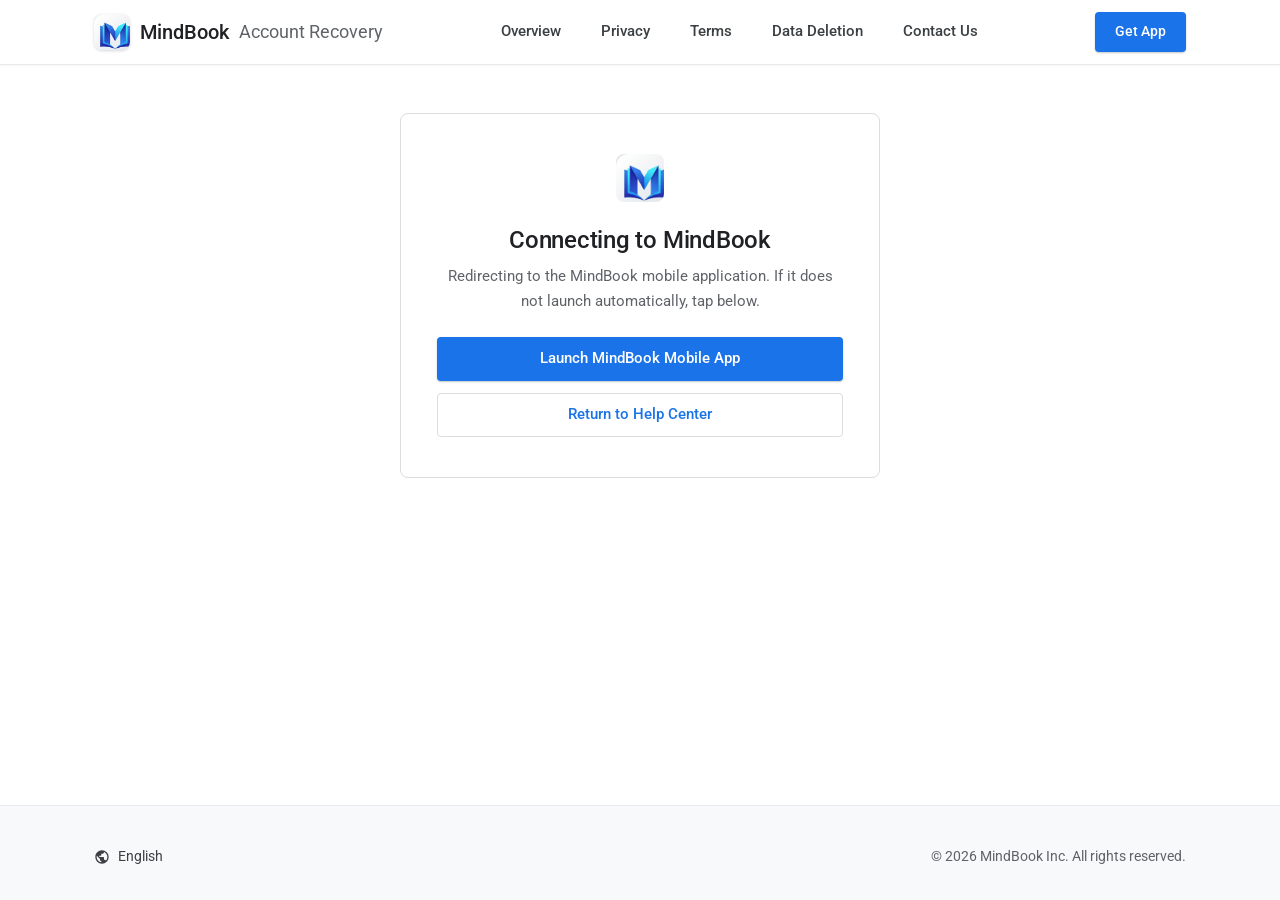
<file: auth-callback.html>
<!DOCTYPE html>
<html lang="en">
<head>
  <meta charset="UTF-8">
  <meta name="viewport" content="width=device-width, initial-scale=1.0">
  <title>Account Recovery — MindBook Help</title>
  <meta name="description" content="MindBook Account Recovery and Password Reset Portal.">
  <link rel="stylesheet" href="assets/styles.css">
  <style>
    .google-auth-box {
      max-width: 480px;
      margin: 48px auto 80px;
      background: #FFFFFF;
      border: 1px solid var(--border-color);
      border-radius: var(--radius-sm);
      padding: 40px 36px;
      text-align: center;
    }
    .auth-logo {
      width: 48px;
      height: 48px;
      border-radius: 8px;
      margin-bottom: 16px;
      object-fit: cover;
    }
  </style>
  <link rel="shortcut icon" href="assets/favicon.ico" type="image/x-icon">
  <link rel="icon" href="assets/favicon.png" type="image/png" sizes="32x32">
  <link rel="icon" href="assets/favicon-16x16.png" type="image/png" sizes="16x16">
  <link rel="apple-touch-icon" href="assets/apple-touch-icon.png" sizes="180x180">
</head>
<body>

  <!-- Google Support Navigation Bar -->
  <header class="google-nav">
    <div class="container nav-container">
      <div class="nav-left">
        <a href="index.html" class="brand-link">
          <img src="assets/mindbook_app_icon.png" alt="MindBook Icon" class="brand-icon">
          <span>MindBook</span>
          <span class="brand-hub-title">Account Recovery</span>
        </a>
      </div>

      <ul class="nav-links">
        <li class="nav-item"><a href="index.html">Overview</a></li>
        <li class="nav-item"><a href="privacy.html">Privacy</a></li>
        <li class="nav-item"><a href="terms.html">Terms</a></li>
        <li class="nav-item"><a href="delete-account.html">Data Deletion</a></li>
        <li class="nav-item"><a href="support.html">Contact Us</a></li>
      </ul>

      <div class="nav-actions">
        <a href="index.html#app-download" class="btn-get-app">Get App</a>
      </div>
    </div>
  </header>

  <!-- Main Recovery Container -->
  <main class="container">
    <div class="google-auth-box">
      <img src="assets/mindbook_app_icon.png" alt="MindBook" class="auth-logo">

      <!-- View 1: Password Recovery Form -->
      <div id="view-recovery" style="display: none; text-align: left;">
        <h1 style="font-size: 1.5rem; text-align: center; margin-bottom: 6px;">Reset your password</h1>
        <p style="text-align: center; color: var(--text-muted); font-size: 0.92rem; margin-bottom: 24px;">
          Choose a strong password with at least 8 characters.
        </p>

        <form id="google-pass-form" onsubmit="handleGooglePassSubmit(event)">
          <div class="form-group">
            <label for="new-pass" class="form-label">New Password *</label>
            <input type="password" id="new-pass" class="form-control" placeholder="Enter new password" minlength="8" required oninput="checkStrength(this.value)">
            <span id="strength-label" style="font-size: 0.8rem; color: var(--text-muted); margin-top: 4px; display: block;"></span>
          </div>

          <div class="form-group">
            <label for="confirm-pass" class="form-label">Confirm Password *</label>
            <input type="password" id="confirm-pass" class="form-control" placeholder="Re-enter password" minlength="8" required>
          </div>

          <button type="submit" id="btn-update-pass" class="btn-google btn-google-primary" style="width: 100%; margin-top: 8px;">
            Save password & continue
          </button>
        </form>

        <div id="pass-done" style="display: none; text-align: center; margin-top: 20px;">
          <h3 style="color: var(--google-green); margin-bottom: 8px;">✓ Password updated</h3>
          <p style="color: var(--text-secondary); font-size: 0.92rem; margin-bottom: 20px;">
            Your credentials have been updated. You can now launch MindBook on your mobile device.
          </p>
          <a href="mindbook://login" class="btn-google btn-google-primary" style="width: 100%;">
            Open MindBook App
          </a>
        </div>
      </div>

      <!-- View 2: Email Verified Success -->
      <div id="view-verified" style="display: none;">
        <div style="font-size: 2.5rem; margin-bottom: 12px; color: var(--google-green);">✓</div>
        <h1 style="font-size: 1.5rem; margin-bottom: 8px;">Email verified</h1>
        <p style="color: var(--text-muted); font-size: 0.95rem; margin-bottom: 28px;">
          Your email address has been verified. Your MindBook account is fully activated.
        </p>
        <a href="mindbook://feed" class="btn-google btn-google-primary" style="width: 100%; margin-bottom: 12px;">
          Open MindBook Mobile App
        </a>
        <a href="index.html" class="btn-google btn-google-outlined" style="width: 100%;">
          Return to Help Center
        </a>
      </div>

      <!-- View 3: Default Mobile Handshake -->
      <div id="view-default">
        <h1 style="font-size: 1.5rem; margin-bottom: 8px;">Connecting to MindBook</h1>
        <p style="color: var(--text-muted); font-size: 0.95rem; margin-bottom: 24px;">
          Redirecting to the MindBook mobile application. If it does not launch automatically, tap below.
        </p>
        <a id="deep-link-btn" href="mindbook://auth-callback" class="btn-google btn-google-primary" style="width: 100%; margin-bottom: 12px;">
          Launch MindBook Mobile App
        </a>
        <a href="index.html" class="btn-google btn-google-outlined" style="width: 100%;">
          Return to Help Center
        </a>
      </div>

    </div>
  </main>

  <!-- Google Support Minimal Footer -->
  <footer class="google-footer">
    <div class="container">
      <div class="footer-bottom" style="border: none; padding-top: 0;">
        <div class="language-selector">
          <svg style="width: 16px; height: 16px; fill: currentColor;" viewBox="0 0 24 24"><path d="M12 2C6.48 2 2 6.48 2 12s4.48 10 10 10 10-4.48 10-10S17.52 2 12 2zm-1 17.93c-3.95-.49-7-3.85-7-7.93 0-.62.08-1.21.21-1.79L9 15v1c0 1.1.9 2 2 2v1.93zm6.9-2.54c-.26-.81-1-1.39-1.9-1.39h-1v-3c0-.55-.45-1-1-1H8v-2h2c.55 0 1-.45 1-1V7h2c1.1 0 2-.9 2-2v-.41c2.93 1.19 5 4.06 5 7.41 0 2.08-.8 3.97-2.1 5.46z"/></svg>
          <span>English</span>
        </div>
        <div>
          &copy; 2026 MindBook Inc. All rights reserved.
        </div>
      </div>
    </div>
  </footer>

  <script src="assets/main.js"></script>
  <script>
    document.addEventListener('DOMContentLoaded', () => {
      const hash = window.location.hash.substring(1);
      const search = window.location.search.substring(1);
      const params = new URLSearchParams(hash || search);

      const type = params.get('type') || '';
      const viewRecovery = document.getElementById('view-recovery');
      const viewVerified = document.getElementById('view-verified');
      const viewDefault = document.getElementById('view-default');
      const deepLinkBtn = document.getElementById('deep-link-btn');

      if (type === 'recovery') {
        viewDefault.style.display = 'none';
        viewVerified.style.display = 'none';
        viewRecovery.style.display = 'block';
      } else if (type === 'signup' || type === 'email_change' || params.get('message') === 'confirmed') {
        viewDefault.style.display = 'none';
        viewRecovery.style.display = 'none';
        viewVerified.style.display = 'block';
      } else {
        if (window.location.hash) {
          deepLinkBtn.href = 'mindbook://auth-callback' + window.location.hash;
        }
        setTimeout(() => {
          window.location.href = deepLinkBtn.href;
        }, 800);
      }
    });

    function checkStrength(v) {
      const label = document.getElementById('strength-label');
      if (v.length < 8) {
        label.textContent = 'Use at least 8 characters';
        label.style.color = '#D93025';
      } else if (/[A-Z]/.test(v) && /[0-9]/.test(v)) {
        label.textContent = 'Strong password';
        label.style.color = '#1E8E3E';
      } else {
        label.textContent = 'Moderate password';
        label.style.color = '#F9AB00';
      }
    }

    function handleGooglePassSubmit(e) {
      e.preventDefault();
      const p1 = document.getElementById('new-pass').value;
      const p2 = document.getElementById('confirm-pass').value;
      if (p1 !== p2) {
        alert('Passwords do not match.');
        return;
      }

      const btn = document.getElementById('btn-update-pass');
      btn.disabled = true;
      btn.textContent = 'Saving...';

      setTimeout(() => {
        document.getElementById('google-pass-form').style.display = 'none';
        document.getElementById('pass-done').style.display = 'block';
        showGoogleToast('Password updated successfully.');
      }, 800);
    }
  </script>
</body>
</html>
</file>
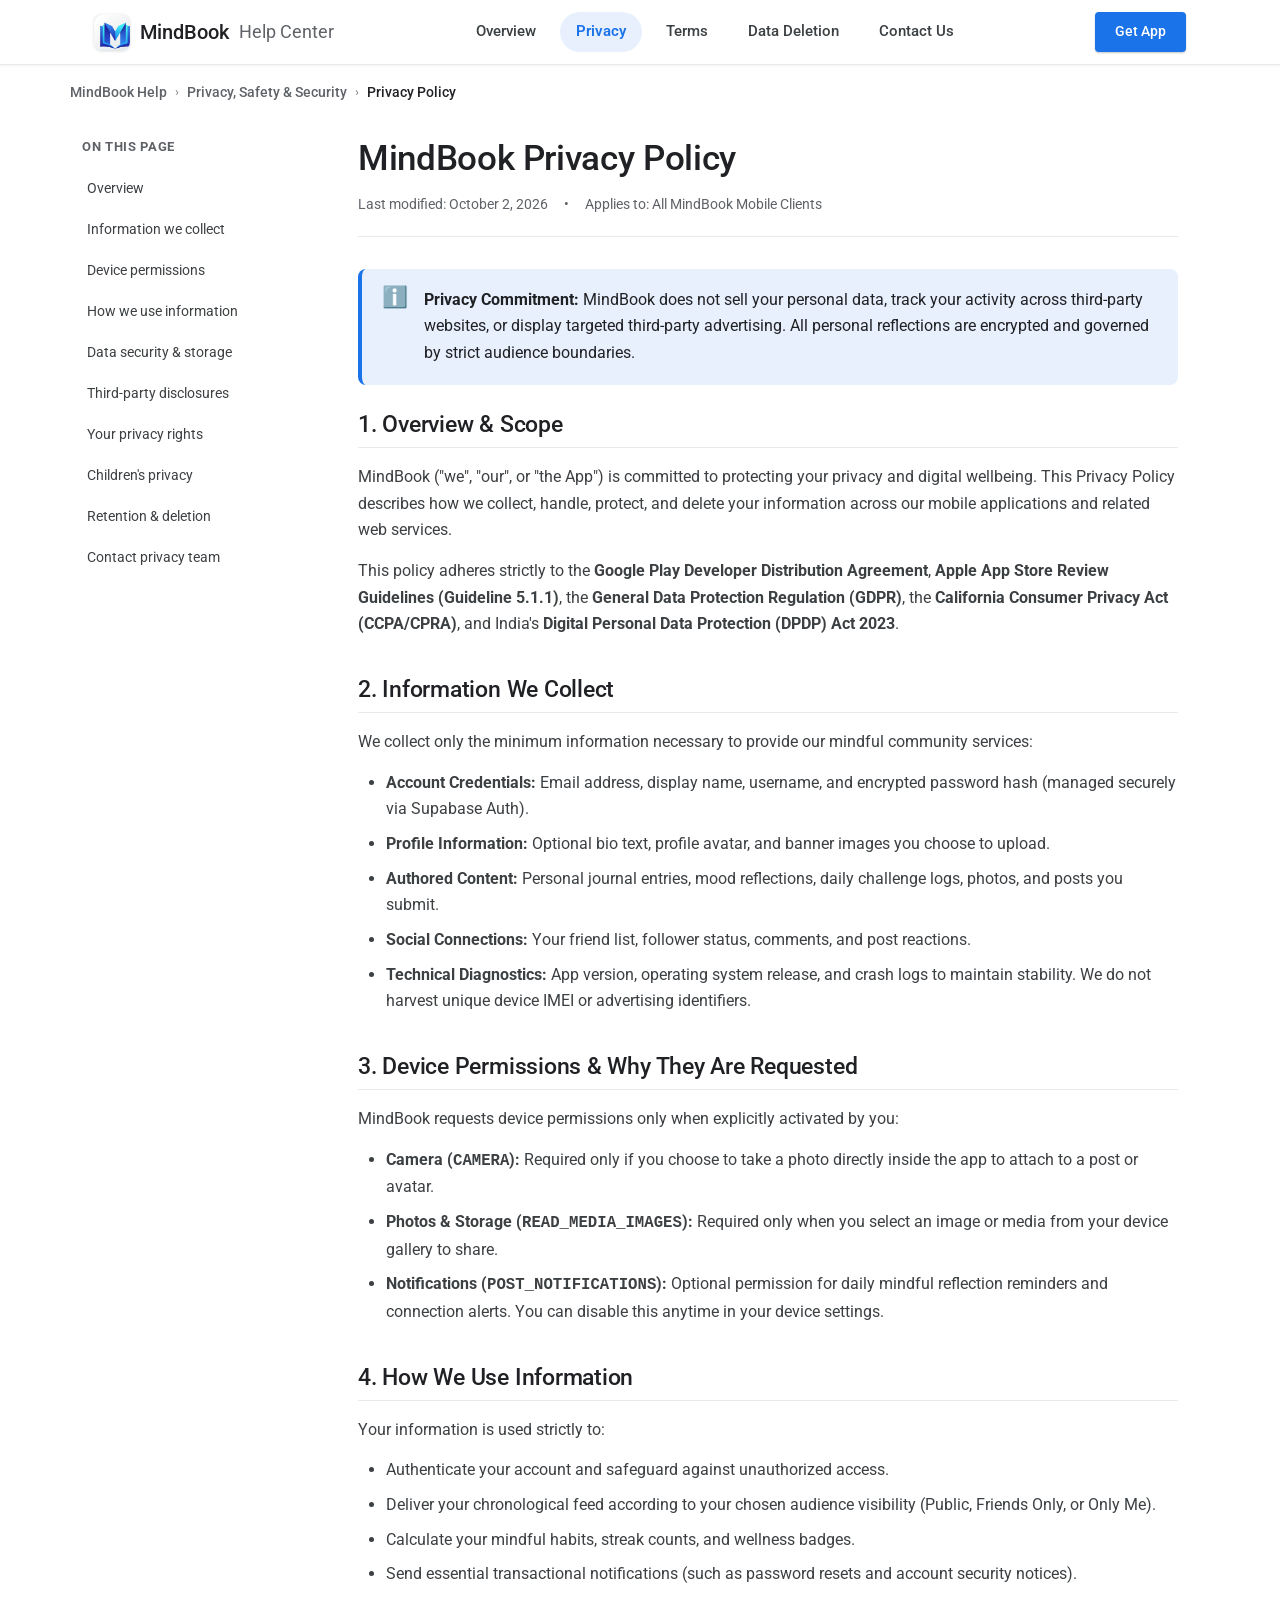
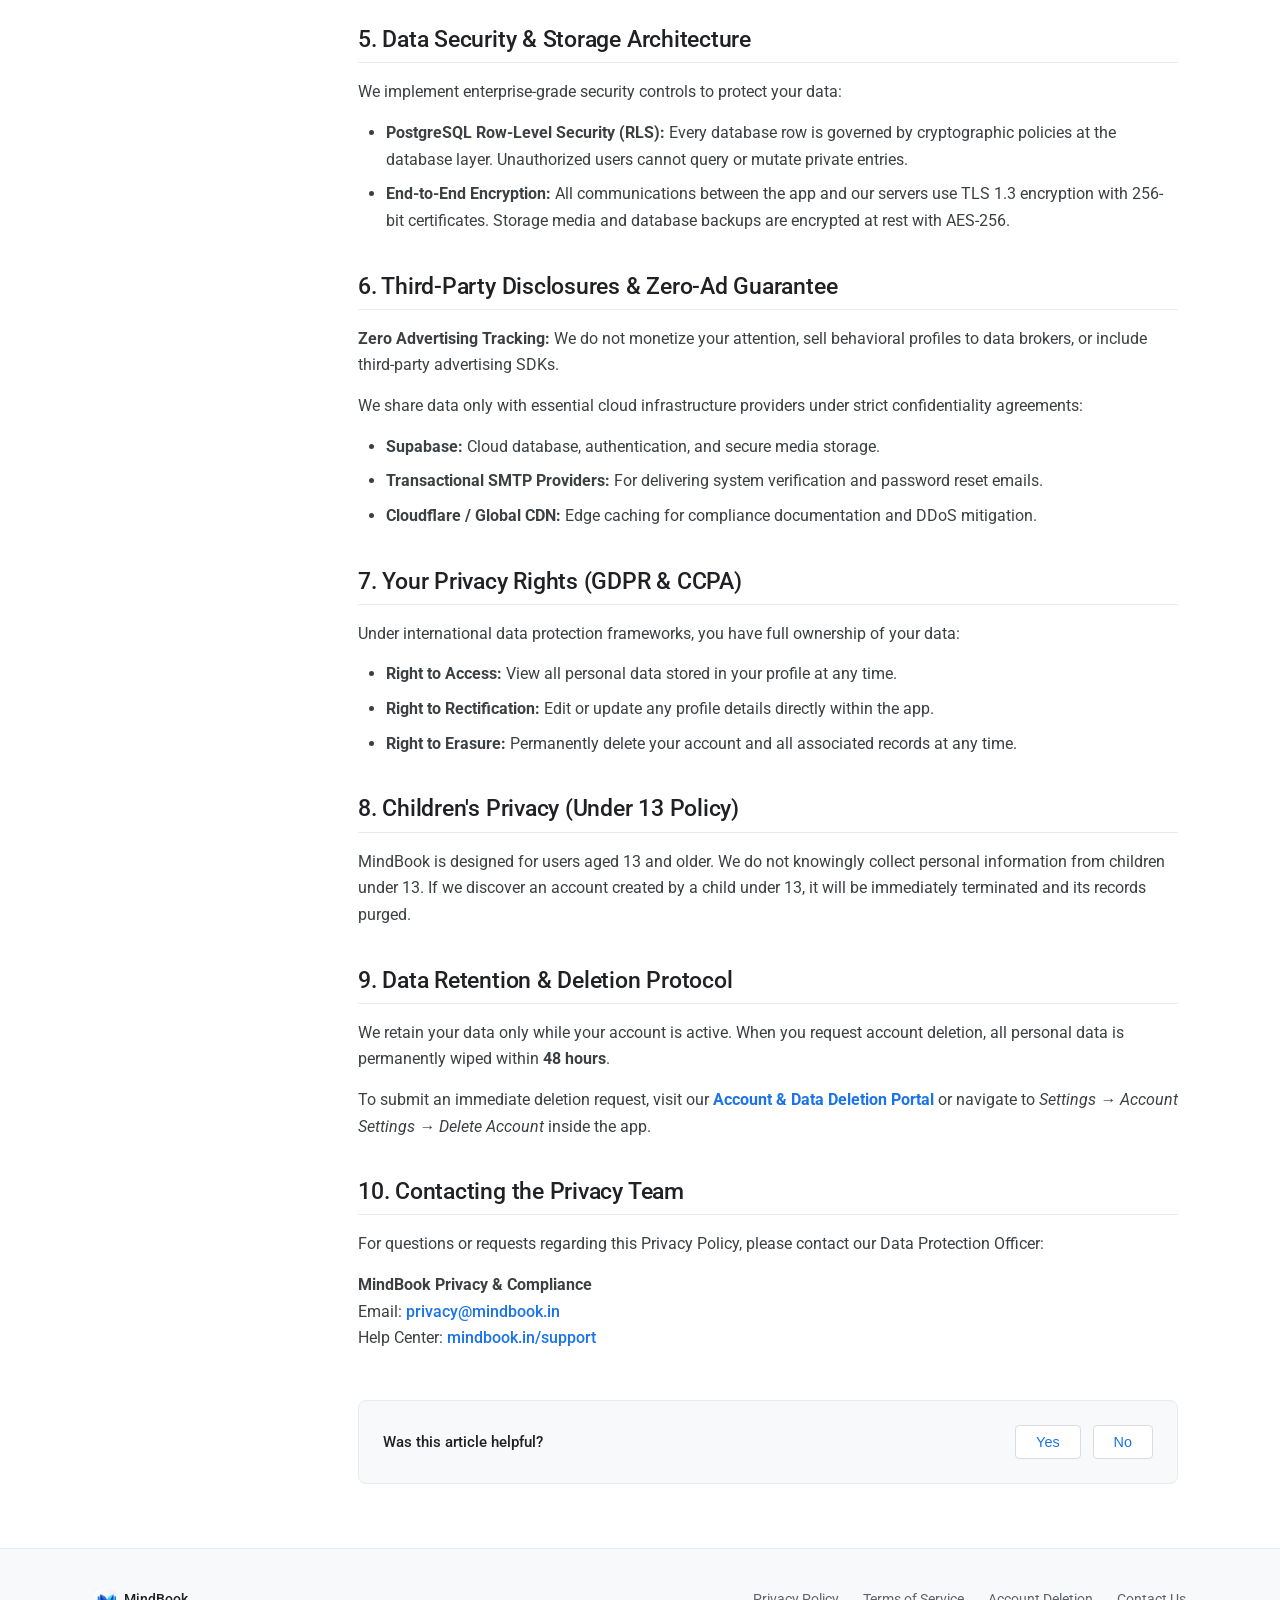
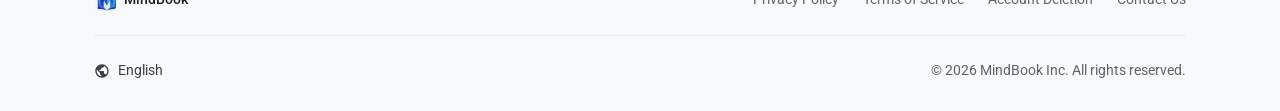
<file: privacy.html>
<!DOCTYPE html>
<html lang="en">
<head>
  <meta charset="UTF-8">
  <meta name="viewport" content="width=device-width, initial-scale=1.0">
  <title>Privacy Policy — MindBook Help</title>
  <meta name="description" content="Official MindBook Privacy Policy. Learn what data is collected, how reflections are secured, and how your privacy is protected.">
  <link rel="stylesheet" href="assets/styles.css">
  <link rel="shortcut icon" href="assets/favicon.ico" type="image/x-icon">
  <link rel="icon" href="assets/favicon.png" type="image/png" sizes="32x32">
  <link rel="icon" href="assets/favicon-16x16.png" type="image/png" sizes="16x16">
  <link rel="apple-touch-icon" href="assets/apple-touch-icon.png" sizes="180x180">
</head>
<body>

  <!-- Google Support Navigation Bar -->
  <header class="google-nav">
    <div class="container nav-container">
      <div class="nav-left">
        <a href="index.html" class="brand-link">
          <img src="assets/mindbook_app_icon.png" alt="MindBook Icon" class="brand-icon">
          <span>MindBook</span>
          <span class="brand-hub-title">Help Center</span>
        </a>
      </div>

      <ul class="nav-links">
        <li class="nav-item"><a href="index.html">Overview</a></li>
        <li class="nav-item"><a href="privacy.html" class="active">Privacy</a></li>
        <li class="nav-item"><a href="terms.html">Terms</a></li>
        <li class="nav-item"><a href="delete-account.html">Data Deletion</a></li>
        <li class="nav-item"><a href="support.html">Contact Us</a></li>
      </ul>

      <div class="nav-actions">
        <a href="index.html#app-download" class="btn-get-app">Get App</a>
        <button class="mobile-nav-toggle" aria-label="Toggle navigation">☰</button>
      </div>
    </div>
  </header>

  <!-- Breadcrumbs -->
  <div class="container breadcrumb-bar">
    <ul class="breadcrumb-list">
      <li><a href="index.html">MindBook Help</a></li>
      <li class="breadcrumb-separator">&rsaquo;</li>
      <li><a href="privacy.html">Privacy, Safety & Security</a></li>
      <li class="breadcrumb-separator">&rsaquo;</li>
      <li style="color: var(--text-primary); font-weight: 500;">Privacy Policy</li>
    </ul>
  </div>

  <!-- Article Layout -->
  <main class="container article-layout">
    <!-- Left Sidebar Table of Contents -->
    <aside class="article-sidebar">
      <div class="sidebar-title">On this page</div>
      <ul class="sidebar-nav">
        <li><a href="#overview" class="sidebar-link active">Overview</a></li>
        <li><a href="#information-collected" class="sidebar-link">Information we collect</a></li>
        <li><a href="#permissions" class="sidebar-link">Device permissions</a></li>
        <li><a href="#how-we-use" class="sidebar-link">How we use information</a></li>
        <li><a href="#security" class="sidebar-link">Data security & storage</a></li>
        <li><a href="#third-parties" class="sidebar-link">Third-party disclosures</a></li>
        <li><a href="#user-rights" class="sidebar-link">Your privacy rights</a></li>
        <li><a href="#children" class="sidebar-link">Children's privacy</a></li>
        <li><a href="#data-retention" class="sidebar-link">Retention & deletion</a></li>
        <li><a href="#contact" class="sidebar-link">Contact privacy team</a></li>
      </ul>
    </aside>

    <!-- Main Article Body -->
    <article class="article-main">
      <div class="article-header">
        <h1>MindBook Privacy Policy</h1>
        <div class="article-meta">
          <span>Last modified: October 2, 2026</span>
          <span>&bull;</span>
          <span>Applies to: All MindBook Mobile Clients</span>
        </div>
      </div>

      <div class="article-body">
        <!-- Google Callout Box -->
        <div class="google-callout">
          <div class="callout-icon">ℹ️</div>
          <div class="callout-content">
            <p><strong>Privacy Commitment:</strong> MindBook does not sell your personal data, track your activity across third-party websites, or display targeted third-party advertising. All personal reflections are encrypted and governed by strict audience boundaries.</p>
          </div>
        </div>

        <section id="overview">
          <h2>1. Overview & Scope</h2>
          <p>
            MindBook ("we", "our", or "the App") is committed to protecting your privacy and digital wellbeing. This Privacy Policy describes how we collect, handle, protect, and delete your information across our mobile applications and related web services.
          </p>
          <p>
            This policy adheres strictly to the <strong>Google Play Developer Distribution Agreement</strong>, <strong>Apple App Store Review Guidelines (Guideline 5.1.1)</strong>, the <strong>General Data Protection Regulation (GDPR)</strong>, the <strong>California Consumer Privacy Act (CCPA/CPRA)</strong>, and India's <strong>Digital Personal Data Protection (DPDP) Act 2023</strong>.
          </p>
        </section>

        <section id="information-collected">
          <h2>2. Information We Collect</h2>
          <p>We collect only the minimum information necessary to provide our mindful community services:</p>
          <ul>
            <li><strong>Account Credentials:</strong> Email address, display name, username, and encrypted password hash (managed securely via Supabase Auth).</li>
            <li><strong>Profile Information:</strong> Optional bio text, profile avatar, and banner images you choose to upload.</li>
            <li><strong>Authored Content:</strong> Personal journal entries, mood reflections, daily challenge logs, photos, and posts you submit.</li>
            <li><strong>Social Connections:</strong> Your friend list, follower status, comments, and post reactions.</li>
            <li><strong>Technical Diagnostics:</strong> App version, operating system release, and crash logs to maintain stability. We do not harvest unique device IMEI or advertising identifiers.</li>
          </ul>
        </section>

        <section id="permissions">
          <h2>3. Device Permissions & Why They Are Requested</h2>
          <p>MindBook requests device permissions only when explicitly activated by you:</p>
          <ul>
            <li><strong>Camera (<code>CAMERA</code>):</strong> Required only if you choose to take a photo directly inside the app to attach to a post or avatar.</li>
            <li><strong>Photos & Storage (<code>READ_MEDIA_IMAGES</code>):</strong> Required only when you select an image or media from your device gallery to share.</li>
            <li><strong>Notifications (<code>POST_NOTIFICATIONS</code>):</strong> Optional permission for daily mindful reflection reminders and connection alerts. You can disable this anytime in your device settings.</li>
          </ul>
        </section>

        <section id="how-we-use">
          <h2>4. How We Use Information</h2>
          <p>Your information is used strictly to:</p>
          <ul>
            <li>Authenticate your account and safeguard against unauthorized access.</li>
            <li>Deliver your chronological feed according to your chosen audience visibility (Public, Friends Only, or Only Me).</li>
            <li>Calculate your mindful habits, streak counts, and wellness badges.</li>
            <li>Send essential transactional notifications (such as password resets and account security notices).</li>
          </ul>
        </section>

        <section id="security">
          <h2>5. Data Security & Storage Architecture</h2>
          <p>We implement enterprise-grade security controls to protect your data:</p>
          <ul>
            <li><strong>PostgreSQL Row-Level Security (RLS):</strong> Every database row is governed by cryptographic policies at the database layer. Unauthorized users cannot query or mutate private entries.</li>
            <li><strong>End-to-End Encryption:</strong> All communications between the app and our servers use TLS 1.3 encryption with 256-bit certificates. Storage media and database backups are encrypted at rest with AES-256.</li>
          </ul>
        </section>

        <section id="third-parties">
          <h2>6. Third-Party Disclosures & Zero-Ad Guarantee</h2>
          <p>
            <strong>Zero Advertising Tracking:</strong> We do not monetize your attention, sell behavioral profiles to data brokers, or include third-party advertising SDKs.
          </p>
          <p>We share data only with essential cloud infrastructure providers under strict confidentiality agreements:</p>
          <ul>
            <li><strong>Supabase:</strong> Cloud database, authentication, and secure media storage.</li>
            <li><strong>Transactional SMTP Providers:</strong> For delivering system verification and password reset emails.</li>
            <li><strong>Cloudflare / Global CDN:</strong> Edge caching for compliance documentation and DDoS mitigation.</li>
          </ul>
        </section>

        <section id="user-rights">
          <h2>7. Your Privacy Rights (GDPR & CCPA)</h2>
          <p>Under international data protection frameworks, you have full ownership of your data:</p>
          <ul>
            <li><strong>Right to Access:</strong> View all personal data stored in your profile at any time.</li>
            <li><strong>Right to Rectification:</strong> Edit or update any profile details directly within the app.</li>
            <li><strong>Right to Erasure:</strong> Permanently delete your account and all associated records at any time.</li>
          </ul>
        </section>

        <section id="children">
          <h2>8. Children's Privacy (Under 13 Policy)</h2>
          <p>
            MindBook is designed for users aged 13 and older. We do not knowingly collect personal information from children under 13. If we discover an account created by a child under 13, it will be immediately terminated and its records purged.
          </p>
        </section>

        <section id="data-retention">
          <h2>9. Data Retention & Deletion Protocol</h2>
          <p>
            We retain your data only while your account is active. When you request account deletion, all personal data is permanently wiped within <strong>48 hours</strong>.
          </p>
          <p>
            To submit an immediate deletion request, visit our <a href="delete-account.html"><strong>Account & Data Deletion Portal</strong></a> or navigate to <em>Settings &rarr; Account Settings &rarr; Delete Account</em> inside the app.
          </p>
        </section>

        <section id="contact">
          <h2>10. Contacting the Privacy Team</h2>
          <p>For questions or requests regarding this Privacy Policy, please contact our Data Protection Officer:</p>
          <p>
            <strong>MindBook Privacy & Compliance</strong><br>
            Email: <a href="mailto:privacy@mindbook.in">privacy@mindbook.in</a><br>
            Help Center: <a href="support.html">mindbook.in/support</a>
          </p>
        </section>

        <!-- Google "Was this helpful?" Widget -->
        <div class="helpful-widget">
          <span class="helpful-text">Was this article helpful?</span>
          <div class="helpful-buttons">
            <button class="btn-feedback" onclick="submitHelpfulFeedback(this, true)">Yes</button>
            <button class="btn-feedback" onclick="submitHelpfulFeedback(this, false)">No</button>
          </div>
        </div>
      </div>
    </article>
  </main>

  <!-- Google Support Minimal Footer -->
  <footer class="google-footer">
    <div class="container">
      <div class="footer-top">
        <div style="display: flex; align-items: center; gap: 8px;">
          <img src="assets/mindbook_app_icon.png" alt="MindBook" class="footer-brand-icon">
          <span style="font-weight: 500; color: var(--text-primary);">MindBook</span>
        </div>
        <ul class="footer-nav">
          <li><a href="privacy.html">Privacy Policy</a></li>
          <li><a href="terms.html">Terms of Service</a></li>
          <li><a href="delete-account.html">Account Deletion</a></li>
          <li><a href="support.html">Contact Us</a></li>
        </ul>
      </div>

      <div class="footer-bottom">
        <div class="language-selector">
          <svg style="width: 16px; height: 16px; fill: currentColor;" viewBox="0 0 24 24"><path d="M12 2C6.48 2 2 6.48 2 12s4.48 10 10 10 10-4.48 10-10S17.52 2 12 2zm-1 17.93c-3.95-.49-7-3.85-7-7.93 0-.62.08-1.21.21-1.79L9 15v1c0 1.1.9 2 2 2v1.93zm6.9-2.54c-.26-.81-1-1.39-1.9-1.39h-1v-3c0-.55-.45-1-1-1H8v-2h2c.55 0 1-.45 1-1V7h2c1.1 0 2-.9 2-2v-.41c2.93 1.19 5 4.06 5 7.41 0 2.08-.8 3.97-2.1 5.46z"/></svg>
          <span>English</span>
        </div>
        <div>
          &copy; 2026 MindBook Inc. All rights reserved.
        </div>
      </div>
    </div>
  </footer>

  <script src="assets/main.js"></script>
</body>
</html>
</file>
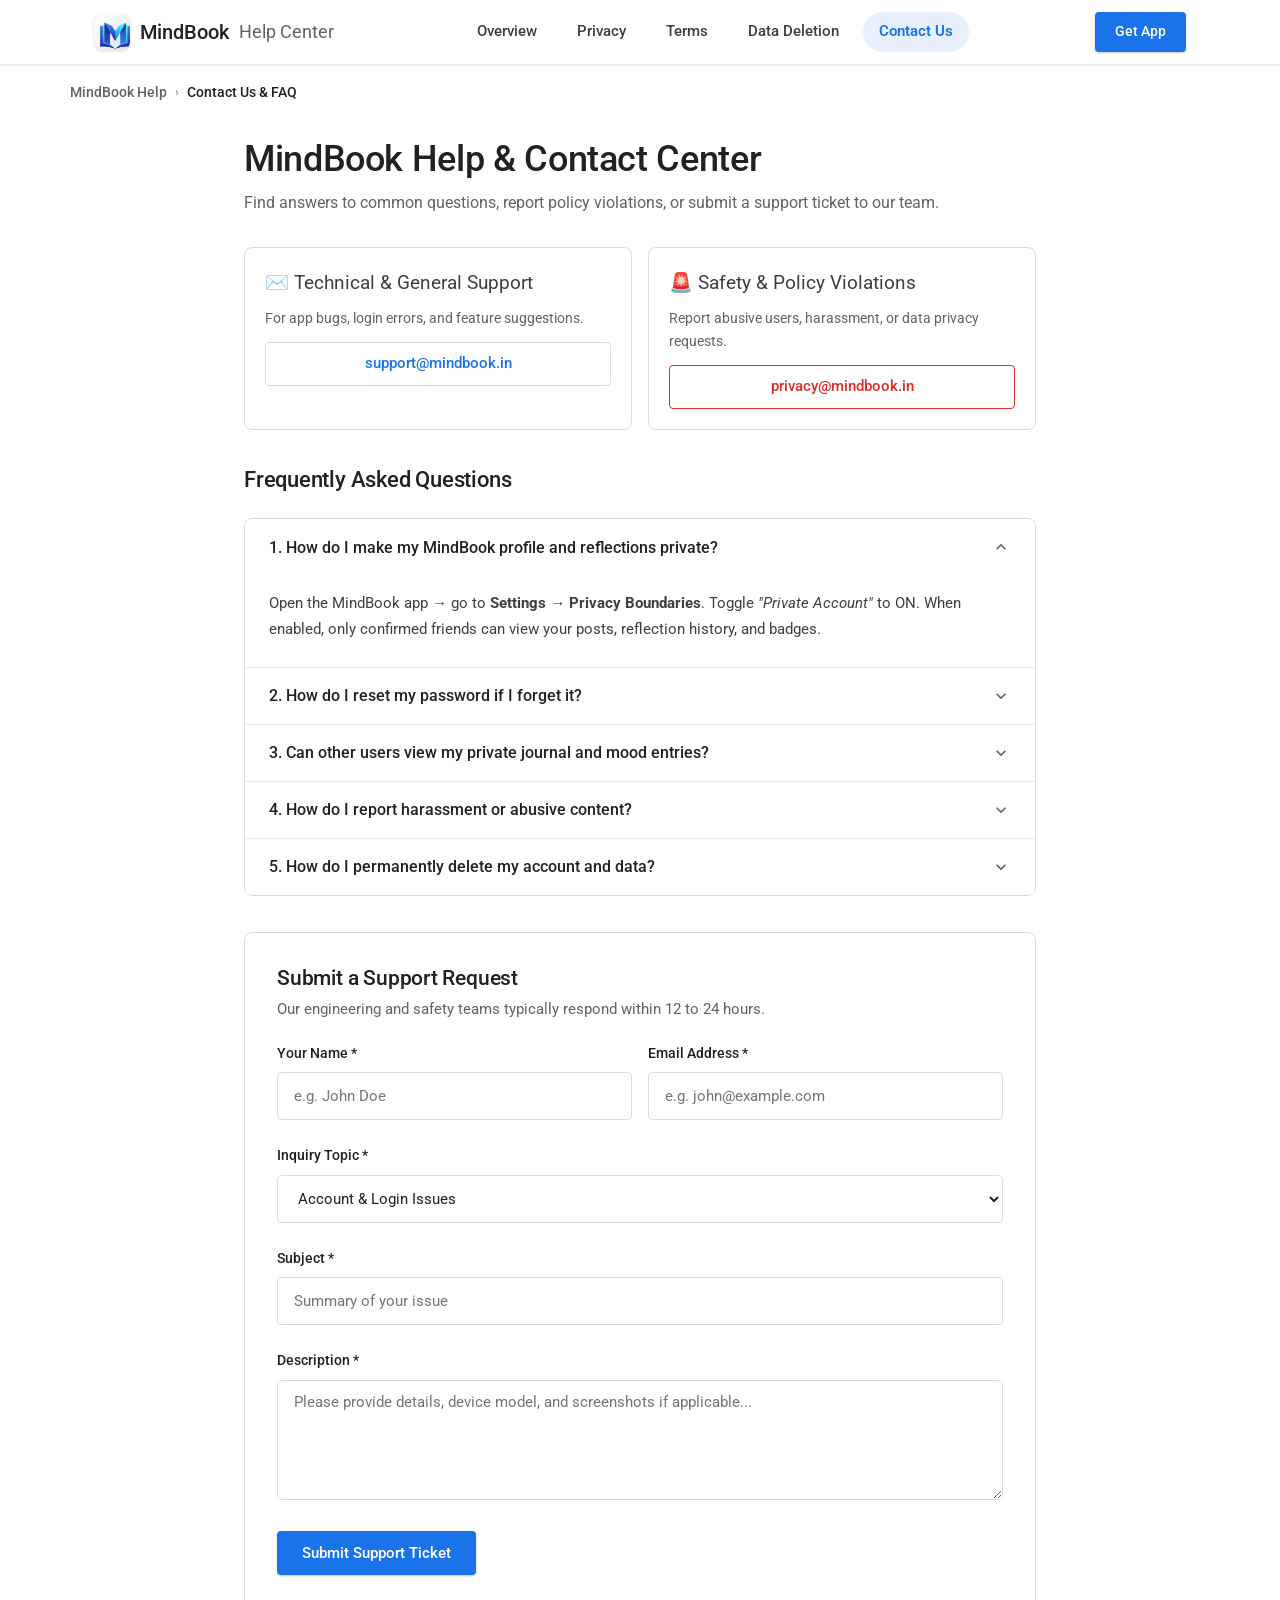
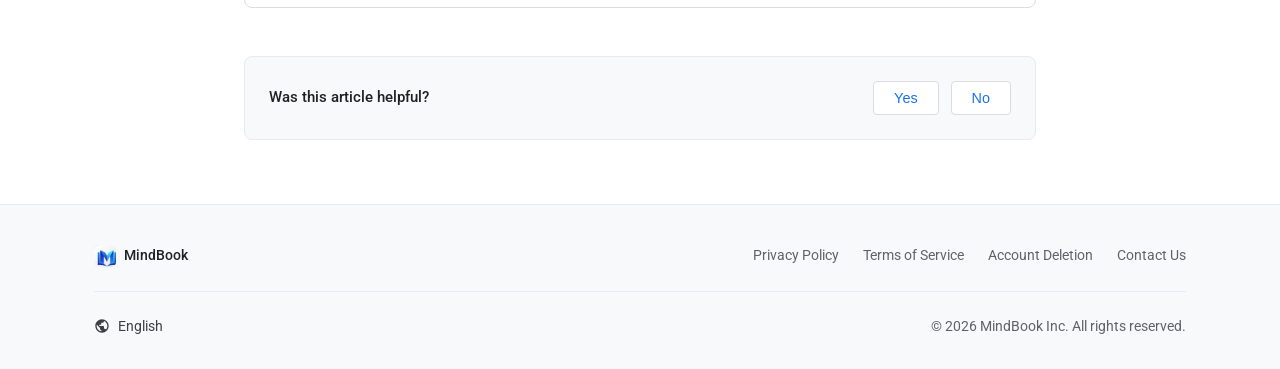
<file: support.html>
<!DOCTYPE html>
<html lang="en">
<head>
  <meta charset="UTF-8">
  <meta name="viewport" content="width=device-width, initial-scale=1.0">
  <title>Contact Us & FAQ — MindBook Help</title>
  <meta name="description" content="Official MindBook Support Desk. Find answers, report safety violations, and get in touch with our engineering team.">
  <link rel="stylesheet" href="assets/styles.css">
  <link rel="shortcut icon" href="assets/favicon.ico" type="image/x-icon">
  <link rel="icon" href="assets/favicon.png" type="image/png" sizes="32x32">
  <link rel="icon" href="assets/favicon-16x16.png" type="image/png" sizes="16x16">
  <link rel="apple-touch-icon" href="assets/apple-touch-icon.png" sizes="180x180">
</head>
<body>

  <!-- Google Support Navigation Bar -->
  <header class="google-nav">
    <div class="container nav-container">
      <div class="nav-left">
        <a href="index.html" class="brand-link">
          <img src="assets/mindbook_app_icon.png" alt="MindBook Icon" class="brand-icon">
          <span>MindBook</span>
          <span class="brand-hub-title">Help Center</span>
        </a>
      </div>

      <ul class="nav-links">
        <li class="nav-item"><a href="index.html">Overview</a></li>
        <li class="nav-item"><a href="privacy.html">Privacy</a></li>
        <li class="nav-item"><a href="terms.html">Terms</a></li>
        <li class="nav-item"><a href="delete-account.html">Data Deletion</a></li>
        <li class="nav-item"><a href="support.html" class="active">Contact Us</a></li>
      </ul>

      <div class="nav-actions">
        <a href="index.html#app-download" class="btn-get-app">Get App</a>
        <button class="mobile-nav-toggle" aria-label="Toggle navigation">☰</button>
      </div>
    </div>
  </header>

  <!-- Breadcrumbs -->
  <div class="container breadcrumb-bar">
    <ul class="breadcrumb-list">
      <li><a href="index.html">MindBook Help</a></li>
      <li class="breadcrumb-separator">&rsaquo;</li>
      <li style="color: var(--text-primary); font-weight: 500;">Contact Us & FAQ</li>
    </ul>
  </div>

  <!-- Main Container -->
  <main class="container" style="max-width: 840px; padding-top: 24px; padding-bottom: 64px;">
    <h1 style="margin-bottom: 8px;">MindBook Help & Contact Center</h1>
    <p style="color: var(--text-muted); font-size: 0.98rem; margin-bottom: 32px;">
      Find answers to common questions, report policy violations, or submit a support ticket to our team.
    </p>

    <!-- Direct Email Channels (Google Support Style) -->
    <div style="display: grid; grid-template-columns: repeat(auto-fit, minmax(280px, 1fr)); gap: 16px; margin-bottom: 36px;">
      <div class="google-card" style="margin-bottom: 0; padding: 20px;">
        <div style="font-size: 1.2rem; margin-bottom: 8px;">✉️ Technical & General Support</div>
        <p style="font-size: 0.9rem; color: var(--text-muted); margin-bottom: 12px;">For app bugs, login errors, and feature suggestions.</p>
        <a href="mailto:support@mindbook.in" class="btn-google btn-google-outlined" style="width: 100%;">support@mindbook.in</a>
      </div>

      <div class="google-card" style="margin-bottom: 0; padding: 20px;">
        <div style="font-size: 1.2rem; margin-bottom: 8px;">🚨 Safety & Policy Violations</div>
        <p style="font-size: 0.9rem; color: var(--text-muted); margin-bottom: 12px;">Report abusive users, harassment, or data privacy requests.</p>
        <a href="mailto:privacy@mindbook.in" class="btn-google btn-google-outlined" style="width: 100%; border-color: var(--google-red); color: var(--google-red);">privacy@mindbook.in</a>
      </div>
    </div>

    <!-- Frequently Asked Questions (Google Accordion) -->
    <h2 style="font-size: 1.35rem; margin-bottom: 16px;">Frequently Asked Questions</h2>
    <div class="google-accordion">
      <div class="accordion-item open">
        <button class="accordion-header" onclick="toggleGoogleAccordion(this)">
          <span>1. How do I make my MindBook profile and reflections private?</span>
          <svg class="accordion-chevron" viewBox="0 0 24 24"><path d="M7.41 8.59L12 13.17l4.59-4.58L18 10l-6 6-6-6 1.41-1.41z"/></svg>
        </button>
        <div class="accordion-body">
          Open the MindBook app &rarr; go to <strong>Settings</strong> &rarr; <strong>Privacy Boundaries</strong>. Toggle <em>"Private Account"</em> to ON. When enabled, only confirmed friends can view your posts, reflection history, and badges.
        </div>
      </div>

      <div class="accordion-item">
        <button class="accordion-header" onclick="toggleGoogleAccordion(this)">
          <span>2. How do I reset my password if I forget it?</span>
          <svg class="accordion-chevron" viewBox="0 0 24 24"><path d="M7.41 8.59L12 13.17l4.59-4.58L18 10l-6 6-6-6 1.41-1.41z"/></svg>
        </button>
        <div class="accordion-body">
          Tap <em>"Forgot Password?"</em> on the mobile sign-in screen and enter your registered email. You will receive an official recovery link. Clicking that link opens our secure <a href="auth-callback.html">Account Recovery Portal</a> where you can enter a new password.
        </div>
      </div>

      <div class="accordion-item">
        <button class="accordion-header" onclick="toggleGoogleAccordion(this)">
          <span>3. Can other users view my private journal and mood entries?</span>
          <svg class="accordion-chevron" viewBox="0 0 24 24"><path d="M7.41 8.59L12 13.17l4.59-4.58L18 10l-6 6-6-6 1.41-1.41z"/></svg>
        </button>
        <div class="accordion-body">
          No. MindBook enforces strict Row-Level Security. Every prompt and diary post allows you to set your exact audience: <strong>Only Me (Private Journal)</strong>, <strong>Friends Only</strong>, or <strong>Public</strong>. Private reflections cannot be queried or viewed by anyone else.
        </div>
      </div>

      <div class="accordion-item">
        <button class="accordion-header" onclick="toggleGoogleAccordion(this)">
          <span>4. How do I report harassment or abusive content?</span>
          <svg class="accordion-chevron" viewBox="0 0 24 24"><path d="M7.41 8.59L12 13.17l4.59-4.58L18 10l-6 6-6-6 1.41-1.41z"/></svg>
        </button>
        <div class="accordion-body">
          Tap the three dots (<strong>•••</strong>) on any post or comment and select <em>"Report Post"</em>. Choose the violation reason. Our safety review team investigates reports within <strong>24 hours</strong>. Offending material is removed immediately.
        </div>
      </div>

      <div class="accordion-item">
        <button class="accordion-header" onclick="toggleGoogleAccordion(this)">
          <span>5. How do I permanently delete my account and data?</span>
          <svg class="accordion-chevron" viewBox="0 0 24 24"><path d="M7.41 8.59L12 13.17l4.59-4.58L18 10l-6 6-6-6 1.41-1.41z"/></svg>
        </button>
        <div class="accordion-body">
          Go to <em>Settings &rarr; Account Settings &rarr; Delete Account</em> inside the app. Alternatively, submit a request on our <a href="delete-account.html">Account & Data Deletion Portal</a>. All credentials, posts, photos, and messages are permanently purged within 48 hours.
        </div>
      </div>
    </div>

    <!-- Contact Support Ticket Form -->
    <div class="google-card" style="margin-top: 36px;">
      <h2 style="font-size: 1.3rem; margin-bottom: 6px;">Submit a Support Request</h2>
      <p style="color: var(--text-muted); font-size: 0.92rem; margin-bottom: 20px;">Our engineering and safety teams typically respond within 12 to 24 hours.</p>

      <form id="google-support-form" onsubmit="handleGoogleSupportSubmit(event)">
        <div style="display: grid; grid-template-columns: 1fr 1fr; gap: 16px;">
          <div class="form-group">
            <label for="supp-name" class="form-label">Your Name *</label>
            <input type="text" id="supp-name" class="form-control" placeholder="e.g. John Doe" required>
          </div>
          <div class="form-group">
            <label for="supp-email" class="form-label">Email Address *</label>
            <input type="email" id="supp-email" class="form-control" placeholder="e.g. john@example.com" required>
          </div>
        </div>

        <div class="form-group">
          <label for="supp-category" class="form-label">Inquiry Topic *</label>
          <select id="supp-category" class="form-control" required>
            <option value="account">Account & Login Issues</option>
            <option value="safety">Report Safety Violation / Abuse</option>
            <option value="bug">Technical Bug / Application Crash</option>
            <option value="privacy">Privacy & Data Request</option>
            <option value="feedback">Product Feedback & Suggestions</option>
          </select>
        </div>

        <div class="form-group">
          <label for="supp-subject" class="form-label">Subject *</label>
          <input type="text" id="supp-subject" class="form-control" placeholder="Summary of your issue" required>
        </div>

        <div class="form-group">
          <label for="supp-desc" class="form-label">Description *</label>
          <textarea id="supp-desc" class="form-control" placeholder="Please provide details, device model, and screenshots if applicable..." required></textarea>
        </div>

        <button type="submit" id="btn-supp-submit" class="btn-google btn-google-primary">
          Submit Support Ticket
        </button>
      </form>

      <div id="google-supp-success" style="display: none; margin-top: 20px; padding: 20px; background: var(--google-green-surface); border: 1px solid var(--google-green); border-radius: var(--radius-xs);">
        <h3 style="color: var(--google-green); font-size: 1.1rem; margin-bottom: 6px;">✓ Support Ticket Logged</h3>
        <p style="margin: 0; color: var(--text-primary); font-size: 0.94rem;">
          Thank you for reaching out. We have logged your request and our team will get in touch at your email address within 24 hours.
        </p>
      </div>
    </div>

    <!-- Google Helpful Feedback -->
    <div class="helpful-widget">
      <span class="helpful-text">Was this article helpful?</span>
      <div class="helpful-buttons">
        <button class="btn-feedback" onclick="submitHelpfulFeedback(this, true)">Yes</button>
        <button class="btn-feedback" onclick="submitHelpfulFeedback(this, false)">No</button>
      </div>
    </div>
  </main>

  <!-- Google Support Minimal Footer -->
  <footer class="google-footer">
    <div class="container">
      <div class="footer-top">
        <div style="display: flex; align-items: center; gap: 8px;">
          <img src="assets/mindbook_app_icon.png" alt="MindBook" class="footer-brand-icon">
          <span style="font-weight: 500; color: var(--text-primary);">MindBook</span>
        </div>
        <ul class="footer-nav">
          <li><a href="privacy.html">Privacy Policy</a></li>
          <li><a href="terms.html">Terms of Service</a></li>
          <li><a href="delete-account.html">Account Deletion</a></li>
          <li><a href="support.html">Contact Us</a></li>
        </ul>
      </div>

      <div class="footer-bottom">
        <div class="language-selector">
          <svg style="width: 16px; height: 16px; fill: currentColor;" viewBox="0 0 24 24"><path d="M12 2C6.48 2 2 6.48 2 12s4.48 10 10 10 10-4.48 10-10S17.52 2 12 2zm-1 17.93c-3.95-.49-7-3.85-7-7.93 0-.62.08-1.21.21-1.79L9 15v1c0 1.1.9 2 2 2v1.93zm6.9-2.54c-.26-.81-1-1.39-1.9-1.39h-1v-3c0-.55-.45-1-1-1H8v-2h2c.55 0 1-.45 1-1V7h2c1.1 0 2-.9 2-2v-.41c2.93 1.19 5 4.06 5 7.41 0 2.08-.8 3.97-2.1 5.46z"/></svg>
          <span>English</span>
        </div>
        <div>
          &copy; 2026 MindBook Inc. All rights reserved.
        </div>
      </div>
    </div>
  </footer>

  <script src="assets/main.js"></script>
  <script>
    function handleGoogleSupportSubmit(e) {
      e.preventDefault();
      const btn = document.getElementById('btn-supp-submit');
      btn.disabled = true;
      btn.textContent = 'Submitting...';

      setTimeout(() => {
        document.getElementById('google-support-form').style.display = 'none';
        document.getElementById('google-supp-success').style.display = 'block';
        showGoogleToast('Ticket received. Our team will contact you shortly.');
      }, 700);
    }
  </script>
</body>
</html>
</file>
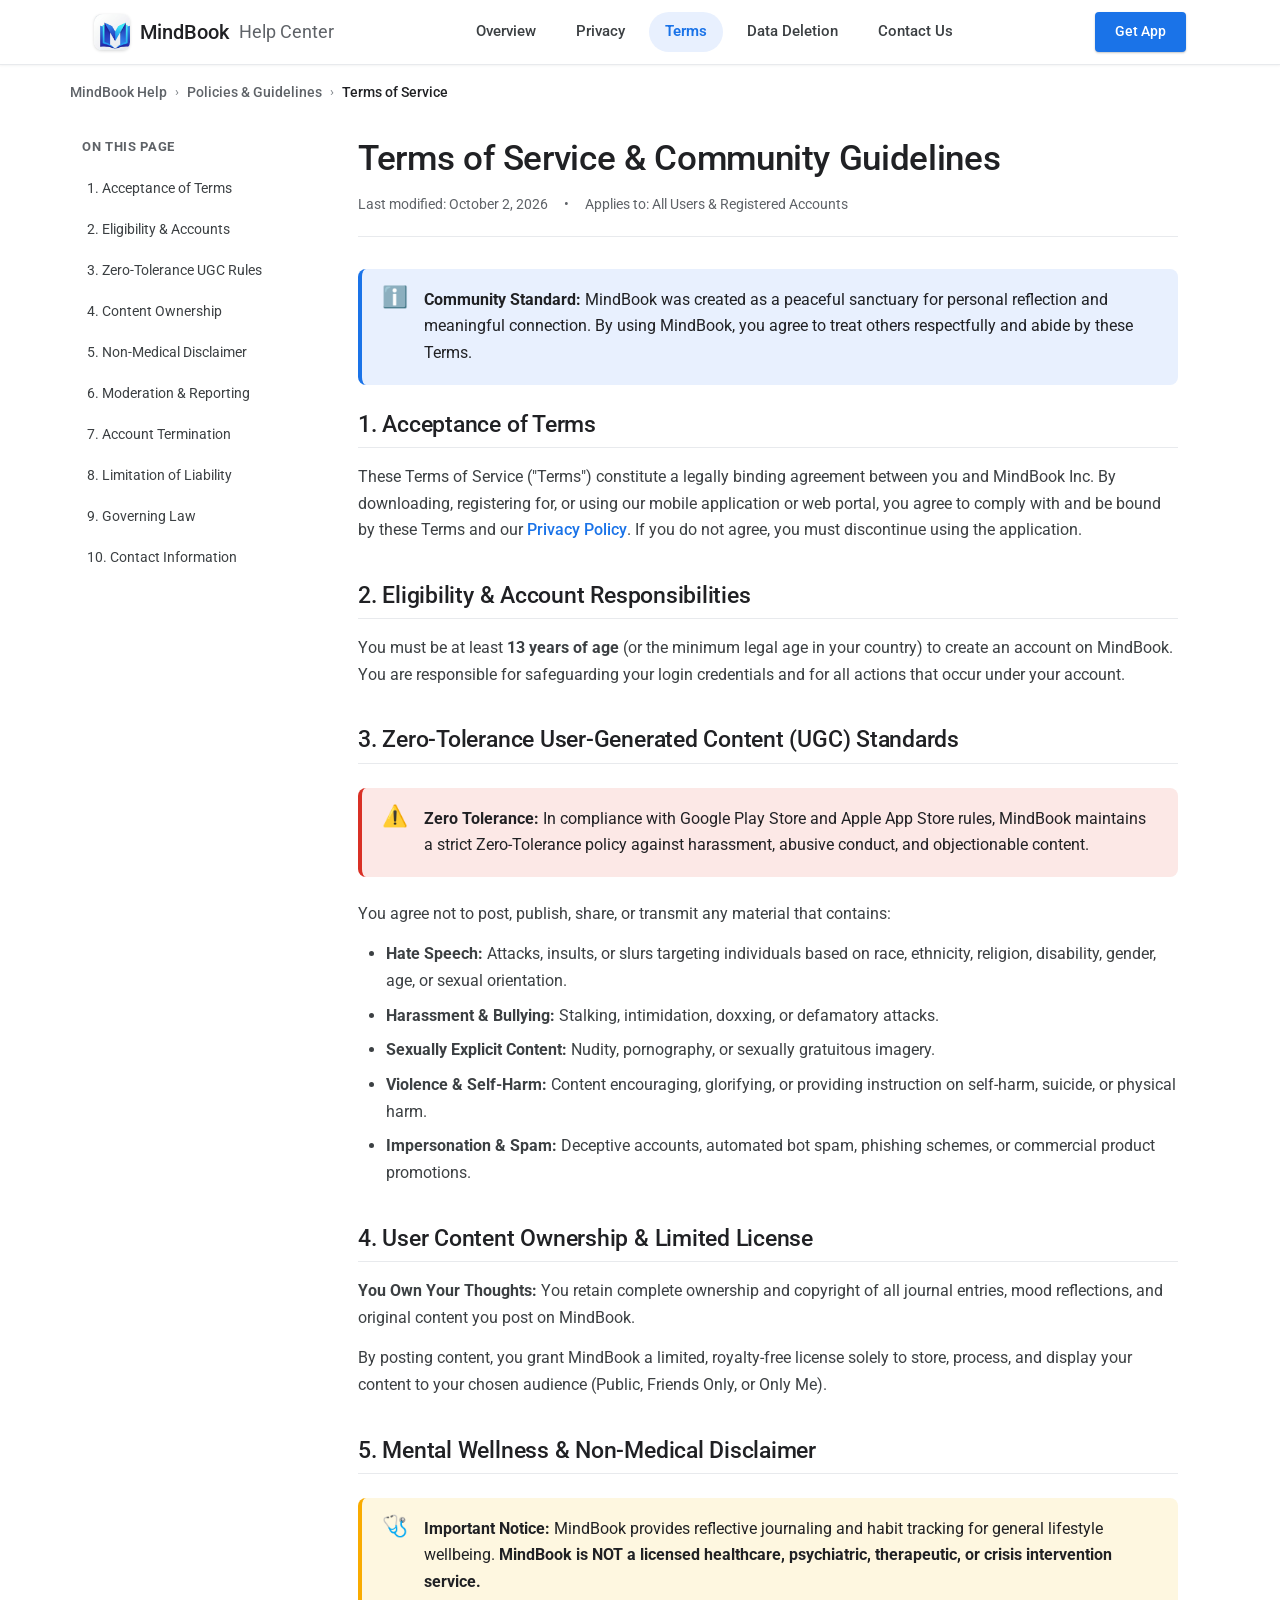
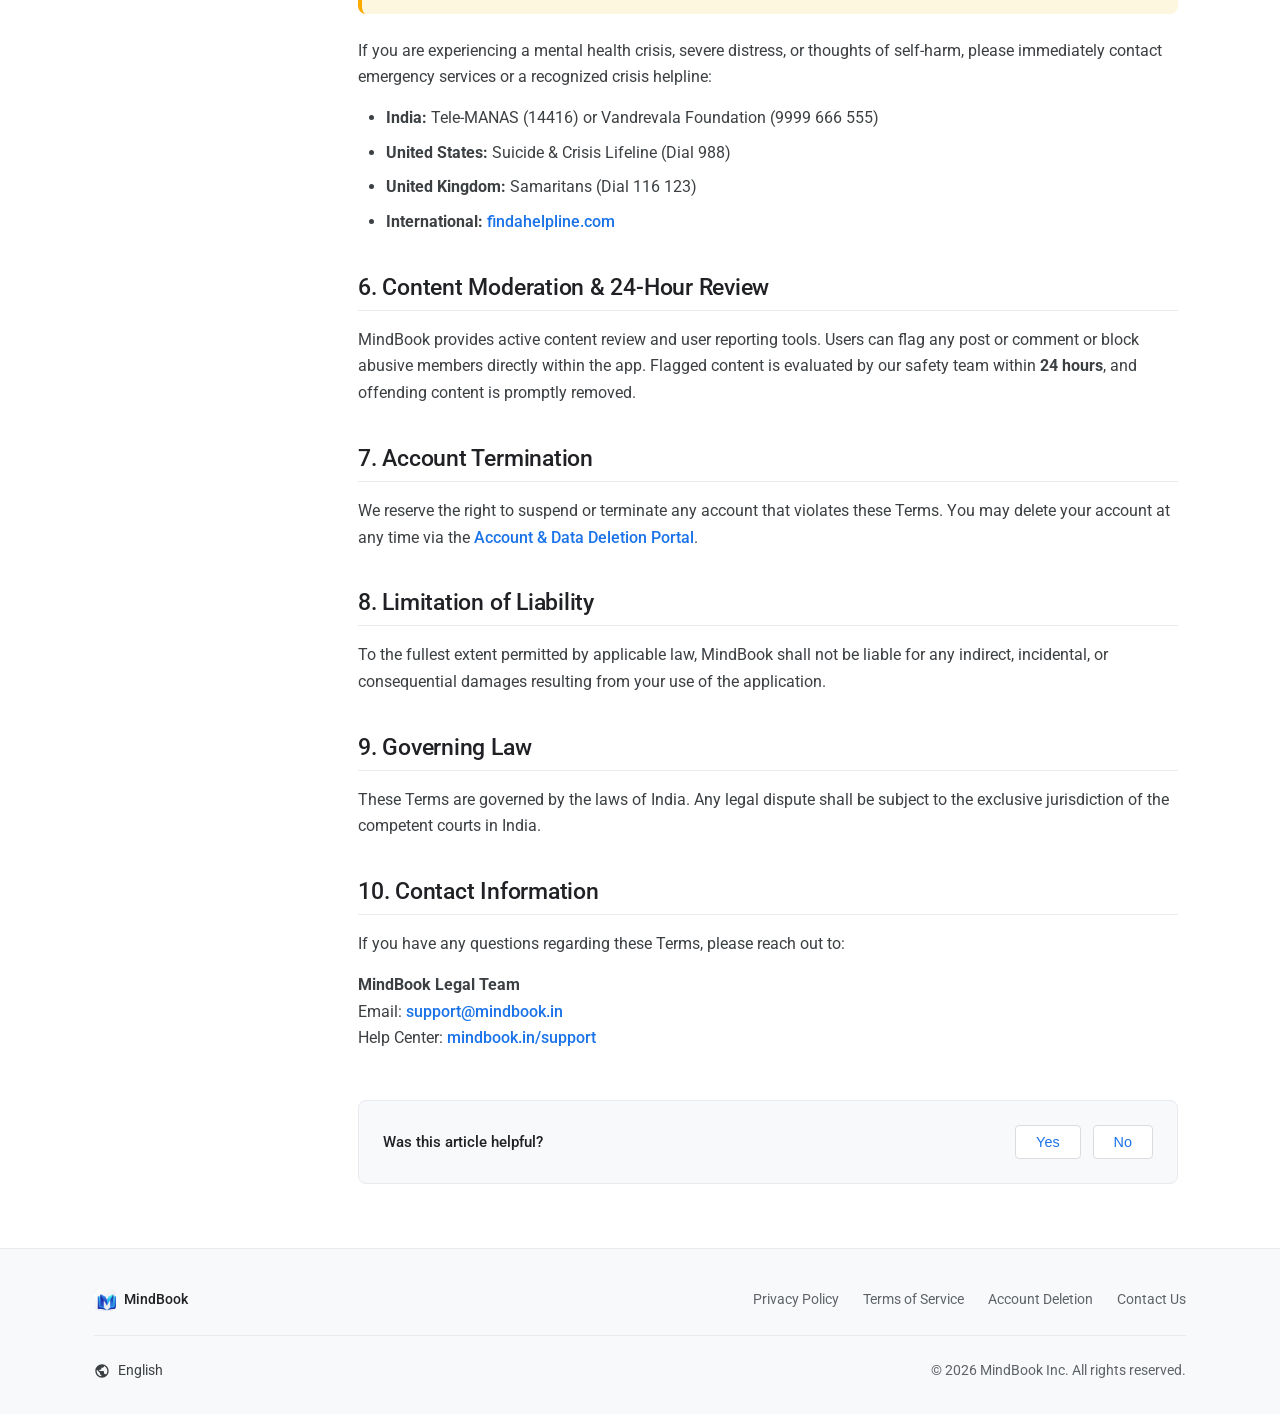
<file: terms.html>
<!DOCTYPE html>
<html lang="en">
<head>
  <meta charset="UTF-8">
  <meta name="viewport" content="width=device-width, initial-scale=1.0">
  <title>Terms of Service & Community Guidelines — MindBook Help</title>
  <meta name="description" content="Official Terms of Service, User Agreement, and Community Guidelines for MindBook users.">
  <link rel="stylesheet" href="assets/styles.css">
  <link rel="shortcut icon" href="assets/favicon.ico" type="image/x-icon">
  <link rel="icon" href="assets/favicon.png" type="image/png" sizes="32x32">
  <link rel="icon" href="assets/favicon-16x16.png" type="image/png" sizes="16x16">
  <link rel="apple-touch-icon" href="assets/apple-touch-icon.png" sizes="180x180">
</head>
<body>

  <!-- Google Support Navigation Bar -->
  <header class="google-nav">
    <div class="container nav-container">
      <div class="nav-left">
        <a href="index.html" class="brand-link">
          <img src="assets/mindbook_app_icon.png" alt="MindBook Icon" class="brand-icon">
          <span>MindBook</span>
          <span class="brand-hub-title">Help Center</span>
        </a>
      </div>

      <ul class="nav-links">
        <li class="nav-item"><a href="index.html">Overview</a></li>
        <li class="nav-item"><a href="privacy.html">Privacy</a></li>
        <li class="nav-item"><a href="terms.html" class="active">Terms</a></li>
        <li class="nav-item"><a href="delete-account.html">Data Deletion</a></li>
        <li class="nav-item"><a href="support.html">Contact Us</a></li>
      </ul>

      <div class="nav-actions">
        <a href="index.html#app-download" class="btn-get-app">Get App</a>
        <button class="mobile-nav-toggle" aria-label="Toggle navigation">☰</button>
      </div>
    </div>
  </header>

  <!-- Breadcrumbs -->
  <div class="container breadcrumb-bar">
    <ul class="breadcrumb-list">
      <li><a href="index.html">MindBook Help</a></li>
      <li class="breadcrumb-separator">&rsaquo;</li>
      <li><a href="terms.html">Policies & Guidelines</a></li>
      <li class="breadcrumb-separator">&rsaquo;</li>
      <li style="color: var(--text-primary); font-weight: 500;">Terms of Service</li>
    </ul>
  </div>

  <!-- Article Layout -->
  <main class="container article-layout">
    <!-- Left Sidebar Table of Contents -->
    <aside class="article-sidebar">
      <div class="sidebar-title">On this page</div>
      <ul class="sidebar-nav">
        <li><a href="#acceptance" class="sidebar-link active">1. Acceptance of Terms</a></li>
        <li><a href="#eligibility" class="sidebar-link">2. Eligibility & Accounts</a></li>
        <li><a href="#community-rules" class="sidebar-link">3. Zero-Tolerance UGC Rules</a></li>
        <li><a href="#content-ownership" class="sidebar-link">4. Content Ownership</a></li>
        <li><a href="#medical-disclaimer" class="sidebar-link">5. Non-Medical Disclaimer</a></li>
        <li><a href="#moderation" class="sidebar-link">6. Moderation & Reporting</a></li>
        <li><a href="#termination" class="sidebar-link">7. Account Termination</a></li>
        <li><a href="#liability" class="sidebar-link">8. Limitation of Liability</a></li>
        <li><a href="#governing-law" class="sidebar-link">9. Governing Law</a></li>
        <li><a href="#contact" class="sidebar-link">10. Contact Information</a></li>
      </ul>
    </aside>

    <!-- Main Article Body -->
    <article class="article-main">
      <div class="article-header">
        <h1>Terms of Service & Community Guidelines</h1>
        <div class="article-meta">
          <span>Last modified: October 2, 2026</span>
          <span>&bull;</span>
          <span>Applies to: All Users & Registered Accounts</span>
        </div>
      </div>

      <div class="article-body">
        <div class="google-callout">
          <div class="callout-icon">ℹ️</div>
          <div class="callout-content">
            <p><strong>Community Standard:</strong> MindBook was created as a peaceful sanctuary for personal reflection and meaningful connection. By using MindBook, you agree to treat others respectfully and abide by these Terms.</p>
          </div>
        </div>

        <section id="acceptance">
          <h2>1. Acceptance of Terms</h2>
          <p>
            These Terms of Service ("Terms") constitute a legally binding agreement between you and MindBook Inc. By downloading, registering for, or using our mobile application or web portal, you agree to comply with and be bound by these Terms and our <a href="privacy.html">Privacy Policy</a>. If you do not agree, you must discontinue using the application.
          </p>
        </section>

        <section id="eligibility">
          <h2>2. Eligibility & Account Responsibilities</h2>
          <p>
            You must be at least <strong>13 years of age</strong> (or the minimum legal age in your country) to create an account on MindBook. You are responsible for safeguarding your login credentials and for all actions that occur under your account.
          </p>
        </section>

        <section id="community-rules">
          <h2>3. Zero-Tolerance User-Generated Content (UGC) Standards</h2>
          <div class="google-callout danger">
            <div class="callout-icon">⚠️</div>
            <div class="callout-content">
              <p><strong>Zero Tolerance:</strong> In compliance with Google Play Store and Apple App Store rules, MindBook maintains a strict Zero-Tolerance policy against harassment, abusive conduct, and objectionable content.</p>
            </div>
          </div>
          <p>You agree not to post, publish, share, or transmit any material that contains:</p>
          <ul>
            <li><strong>Hate Speech:</strong> Attacks, insults, or slurs targeting individuals based on race, ethnicity, religion, disability, gender, age, or sexual orientation.</li>
            <li><strong>Harassment & Bullying:</strong> Stalking, intimidation, doxxing, or defamatory attacks.</li>
            <li><strong>Sexually Explicit Content:</strong> Nudity, pornography, or sexually gratuitous imagery.</li>
            <li><strong>Violence & Self-Harm:</strong> Content encouraging, glorifying, or providing instruction on self-harm, suicide, or physical harm.</li>
            <li><strong>Impersonation & Spam:</strong> Deceptive accounts, automated bot spam, phishing schemes, or commercial product promotions.</li>
          </ul>
        </section>

        <section id="content-ownership">
          <h2>4. User Content Ownership & Limited License</h2>
          <p>
            <strong>You Own Your Thoughts:</strong> You retain complete ownership and copyright of all journal entries, mood reflections, and original content you post on MindBook.
          </p>
          <p>
            By posting content, you grant MindBook a limited, royalty-free license solely to store, process, and display your content to your chosen audience (Public, Friends Only, or Only Me).
          </p>
        </section>

        <section id="medical-disclaimer">
          <h2>5. Mental Wellness & Non-Medical Disclaimer</h2>
          <div class="google-callout warning">
            <div class="callout-icon">🩺</div>
            <div class="callout-content">
              <p><strong>Important Notice:</strong> MindBook provides reflective journaling and habit tracking for general lifestyle wellbeing. <strong>MindBook is NOT a licensed healthcare, psychiatric, therapeutic, or crisis intervention service.</strong></p>
            </div>
          </div>
          <p>
            If you are experiencing a mental health crisis, severe distress, or thoughts of self-harm, please immediately contact emergency services or a recognized crisis helpline:
          </p>
          <ul>
            <li><strong>India:</strong> Tele-MANAS (14416) or Vandrevala Foundation (9999 666 555)</li>
            <li><strong>United States:</strong> Suicide & Crisis Lifeline (Dial 988)</li>
            <li><strong>United Kingdom:</strong> Samaritans (Dial 116 123)</li>
            <li><strong>International:</strong> <a href="https://findahelpline.com" target="_blank" rel="noopener">findahelpline.com</a></li>
          </ul>
        </section>

        <section id="moderation">
          <h2>6. Content Moderation & 24-Hour Review</h2>
          <p>
            MindBook provides active content review and user reporting tools. Users can flag any post or comment or block abusive members directly within the app. Flagged content is evaluated by our safety team within <strong>24 hours</strong>, and offending content is promptly removed.
          </p>
        </section>

        <section id="termination">
          <h2>7. Account Termination</h2>
          <p>
            We reserve the right to suspend or terminate any account that violates these Terms. You may delete your account at any time via the <a href="delete-account.html">Account & Data Deletion Portal</a>.
          </p>
        </section>

        <section id="liability">
          <h2>8. Limitation of Liability</h2>
          <p>
            To the fullest extent permitted by applicable law, MindBook shall not be liable for any indirect, incidental, or consequential damages resulting from your use of the application.
          </p>
        </section>

        <section id="governing-law">
          <h2>9. Governing Law</h2>
          <p>
            These Terms are governed by the laws of India. Any legal dispute shall be subject to the exclusive jurisdiction of the competent courts in India.
          </p>
        </section>

        <section id="contact">
          <h2>10. Contact Information</h2>
          <p>If you have any questions regarding these Terms, please reach out to:</p>
          <p>
            <strong>MindBook Legal Team</strong><br>
            Email: <a href="mailto:support@mindbook.in">support@mindbook.in</a><br>
            Help Center: <a href="support.html">mindbook.in/support</a>
          </p>
        </section>

        <!-- Google Feedback Widget -->
        <div class="helpful-widget">
          <span class="helpful-text">Was this article helpful?</span>
          <div class="helpful-buttons">
            <button class="btn-feedback" onclick="submitHelpfulFeedback(this, true)">Yes</button>
            <button class="btn-feedback" onclick="submitHelpfulFeedback(this, false)">No</button>
          </div>
        </div>
      </div>
    </article>
  </main>

  <!-- Google Support Minimal Footer -->
  <footer class="google-footer">
    <div class="container">
      <div class="footer-top">
        <div style="display: flex; align-items: center; gap: 8px;">
          <img src="assets/mindbook_app_icon.png" alt="MindBook" class="footer-brand-icon">
          <span style="font-weight: 500; color: var(--text-primary);">MindBook</span>
        </div>
        <ul class="footer-nav">
          <li><a href="privacy.html">Privacy Policy</a></li>
          <li><a href="terms.html">Terms of Service</a></li>
          <li><a href="delete-account.html">Account Deletion</a></li>
          <li><a href="support.html">Contact Us</a></li>
        </ul>
      </div>

      <div class="footer-bottom">
        <div class="language-selector">
          <svg style="width: 16px; height: 16px; fill: currentColor;" viewBox="0 0 24 24"><path d="M12 2C6.48 2 2 6.48 2 12s4.48 10 10 10 10-4.48 10-10S17.52 2 12 2zm-1 17.93c-3.95-.49-7-3.85-7-7.93 0-.62.08-1.21.21-1.79L9 15v1c0 1.1.9 2 2 2v1.93zm6.9-2.54c-.26-.81-1-1.39-1.9-1.39h-1v-3c0-.55-.45-1-1-1H8v-2h2c.55 0 1-.45 1-1V7h2c1.1 0 2-.9 2-2v-.41c2.93 1.19 5 4.06 5 7.41 0 2.08-.8 3.97-2.1 5.46z"/></svg>
          <span>English</span>
        </div>
        <div>
          &copy; 2026 MindBook Inc. All rights reserved.
        </div>
      </div>
    </div>
  </footer>

  <script src="assets/main.js"></script>
</body>
</html>
</file>
<file: assets/styles.css>
/* ==========================================================================
   MINDBOOK OFFICIAL DESIGN SYSTEM — GOOGLE HELP & POLICY CENTER THEME
   Inspired by Google Support (support.google.com) & Material Design 3
   ========================================================================== */

@import url('https://fonts.googleapis.com/css2?family=Google+Sans:wght@400;500;700&family=Roboto:ital,wght@0,300;0,400;0,500;0,700;1,400&family=Google+Sans+Text:wght@400;500&display=swap');

:root {
  /* Google Core Colors */
  --google-blue: #1A73E8;
  --google-blue-hover: #174EA6;
  --google-blue-active: #185ABC;
  --google-blue-surface: #E8F0FE;
  
  --google-red: #D93025;
  --google-red-surface: #FCE8E6;
  
  --google-green: #1E8E3E;
  --google-green-surface: #E6F4EA;
  
  --google-yellow: #F9AB00;
  --google-yellow-surface: #FEF7E0;
  
  /* Neutral Surfaces & Backgrounds */
  --bg-page: #FFFFFF;
  --bg-subtle: #F8F9FA;
  --bg-card: #FFFFFF;
  --bg-hover: #F1F3F4;
  
  /* Borders */
  --border-light: #E8EAED;
  --border-color: #DADCE0;
  --border-focus: #1A73E8;
  
  /* Typography Colors */
  --text-primary: #202124;
  --text-secondary: #3C4043;
  --text-muted: #5F6368;
  --text-disabled: #80868B;
  
  /* Shadows */
  --shadow-sm: 0 1px 2px 0 rgba(60,64,67,0.3), 0 1px 3px 1px rgba(60,64,67,0.15);
  --shadow-md: 0 1px 3px 0 rgba(60,64,67,0.3), 0 4px 8px 3px rgba(60,64,67,0.15);
  --shadow-card: 0 1px 2px 0 rgba(60, 64, 67, 0.3), 0 2px 6px 2px rgba(60, 64, 67, 0.15);
  
  /* Radii */
  --radius-xs: 4px;
  --radius-sm: 8px;
  --radius-md: 12px;
  --radius-lg: 16px;
  --radius-pill: 9999px;
  
  --font-family: 'Google Sans', 'Roboto', -apple-system, BlinkMacSystemFont, 'Segoe UI', Arial, sans-serif;
  --font-text: 'Google Sans Text', 'Roboto', -apple-system, BlinkMacSystemFont, Arial, sans-serif;
  --max-w: 1140px;
  --transition: all 0.2s cubic-bezier(0.4, 0, 0.2, 1);
}

*, *::before, *::after {
  box-sizing: border-box;
  margin: 0;
  padding: 0;
}

html {
  scroll-behavior: smooth;
  color-scheme: light;
}

body {
  font-family: var(--font-text);
  background-color: var(--bg-page);
  color: var(--text-secondary);
  line-height: 1.6;
  font-size: 15px;
  -webkit-font-smoothing: antialiased;
  min-height: 100vh;
  display: flex;
  flex-direction: column;
}

/* Typography */
h1, h2, h3, h4, h5 {
  font-family: var(--font-family);
  color: var(--text-primary);
  font-weight: 500;
  line-height: 1.3;
}

h1 { font-size: 2.25rem; letter-spacing: -0.01em; }
h2 { font-size: 1.5rem; letter-spacing: -0.01em; }
h3 { font-size: 1.25rem; }
h4 { font-size: 1.05rem; }

p {
  color: var(--text-secondary);
  margin-bottom: 14px;
}

a {
  color: var(--google-blue);
  text-decoration: none;
  font-weight: 500;
  transition: var(--transition);
}

a:hover {
  text-decoration: underline;
  color: var(--google-blue-hover);
}

.container {
  width: 100%;
  max-width: var(--max-w);
  margin: 0 auto;
  padding: 0 24px;
}

/* ==========================================================================
   Google Support Navigation Bar
   ========================================================================== */
.google-nav {
  position: sticky;
  top: 0;
  width: 100%;
  background: #FFFFFF;
  border-bottom: 1px solid var(--border-light);
  z-index: 1000;
  box-shadow: 0 1px 2px rgba(60,64,67,0.06);
}

.nav-container {
  display: flex;
  align-items: center;
  justify-content: space-between;
  height: 64px;
}

.nav-left {
  display: flex;
  align-items: center;
  gap: 16px;
}

.brand-link {
  display: flex;
  align-items: center;
  gap: 10px;
  color: var(--text-primary) !important;
  text-decoration: none !important;
  font-family: var(--font-family);
  font-size: 1.25rem;
  font-weight: 500;
}

.brand-icon {
  width: 36px;
  height: 36px;
  border-radius: 8px;
  object-fit: cover;
  box-shadow: 0 1px 3px rgba(60, 64, 67, 0.2);
  flex-shrink: 0;
  display: block;
}

.footer-brand-icon {
  width: 22px;
  height: 22px;
  border-radius: 5px;
  object-fit: cover;
  display: inline-block;
  vertical-align: middle;
}

.brand-hub-title {
  color: var(--text-muted);
  font-weight: 400;
  font-size: 1.15rem;
}

.nav-links {
  display: flex;
  align-items: center;
  gap: 8px;
  list-style: none;
}

.nav-item a {
  display: inline-flex;
  align-items: center;
  gap: 6px;
  padding: 8px 16px;
  border-radius: var(--radius-pill);
  font-size: 0.92rem;
  color: var(--text-secondary);
  font-weight: 500;
  text-decoration: none !important;
  transition: var(--transition);
}

.nav-item a:hover {
  background-color: var(--bg-hover);
  color: var(--text-primary);
}

.nav-item a.active {
  background-color: var(--google-blue-surface);
  color: var(--google-blue);
  font-weight: 600;
}

.nav-actions {
  display: flex;
  align-items: center;
  gap: 12px;
}

.btn-get-app {
  background-color: var(--google-blue);
  color: #FFFFFF !important;
  padding: 8px 20px;
  border-radius: var(--radius-xs);
  font-size: 0.9rem;
  font-weight: 500;
  display: inline-flex;
  align-items: center;
  gap: 8px;
  border: none;
  cursor: pointer;
  transition: var(--transition);
  text-decoration: none !important;
  box-shadow: 0 1px 2px rgba(60,64,67,0.3);
}

.btn-get-app:hover {
  background-color: var(--google-blue-hover);
  box-shadow: 0 1px 3px 1px rgba(60,64,67,0.15);
}

.mobile-nav-toggle {
  display: none;
  background: none;
  border: none;
  font-size: 1.5rem;
  color: var(--text-muted);
  cursor: pointer;
  padding: 6px;
}

/* ==========================================================================
   Google Search Hero Section
   ========================================================================== */
.hero-search-section {
  background: var(--bg-subtle);
  border-bottom: 1px solid var(--border-light);
  padding: 48px 0 56px;
  text-align: center;
}

.hero-search-section h1 {
  font-size: 2.3rem;
  margin-bottom: 24px;
  color: var(--text-primary);
}

.google-search-bar {
  max-width: 680px;
  margin: 0 auto;
  position: relative;
  box-shadow: 0 2px 6px rgba(60,64,67,0.15);
  border-radius: var(--radius-pill);
  background: #FFFFFF;
  border: 1px solid transparent;
  transition: var(--transition);
}

.google-search-bar:focus-within {
  box-shadow: 0 1px 6px rgba(32,33,36,0.28);
  border-color: rgba(223,225,229,0);
}

.google-search-inner {
  display: flex;
  align-items: center;
  padding: 0 20px;
  height: 52px;
}

.search-icon-svg {
  width: 20px;
  height: 20px;
  fill: var(--text-muted);
  margin-right: 14px;
}

.search-input {
  flex: 1;
  border: none;
  outline: none;
  font-family: inherit;
  font-size: 1rem;
  color: var(--text-primary);
  background: transparent;
}

.search-input::placeholder {
  color: var(--text-muted);
}

/* ==========================================================================
   Breadcrumb Bar (Google Style)
   ========================================================================== */
.breadcrumb-bar {
  padding: 16px 0 8px;
  font-size: 0.88rem;
  color: var(--text-muted);
}

.breadcrumb-list {
  display: flex;
  align-items: center;
  gap: 8px;
  list-style: none;
  flex-wrap: wrap;
}

.breadcrumb-list a {
  color: var(--text-muted);
  text-decoration: none;
}

.breadcrumb-list a:hover {
  color: var(--google-blue);
  text-decoration: underline;
}

.breadcrumb-separator {
  color: var(--text-disabled);
  font-size: 0.8rem;
}

/* ==========================================================================
   Two-Column Article Layout (Google Help / Google Policies)
   ========================================================================== */
.article-layout {
  display: grid;
  grid-template-columns: 240px 1fr;
  gap: 48px;
  padding: 24px 0 64px;
  align-items: start;
}

.article-sidebar {
  position: sticky;
  top: 88px;
}

.sidebar-title {
  font-size: 0.82rem;
  text-transform: uppercase;
  letter-spacing: 0.05em;
  color: var(--text-muted);
  font-weight: 700;
  margin-bottom: 12px;
  padding-left: 12px;
}

.sidebar-nav {
  list-style: none;
  display: flex;
  flex-direction: column;
  gap: 2px;
}

.sidebar-link {
  display: block;
  padding: 8px 14px;
  border-radius: var(--radius-xs);
  color: var(--text-secondary);
  font-size: 0.9rem;
  font-weight: 400;
  text-decoration: none !important;
  border-left: 3px solid transparent;
  transition: var(--transition);
}

.sidebar-link:hover {
  background-color: var(--bg-hover);
  color: var(--text-primary);
}

.sidebar-link.active {
  background-color: var(--google-blue-surface);
  color: var(--google-blue);
  font-weight: 500;
  border-left-color: var(--google-blue);
}

/* Article Body */
.article-main {
  max-width: 820px;
}

.article-header {
  margin-bottom: 32px;
}

.article-header h1 {
  font-size: 2.2rem;
  margin-bottom: 12px;
  color: var(--text-primary);
}

.article-meta {
  display: flex;
  align-items: center;
  gap: 16px;
  font-size: 0.88rem;
  color: var(--text-muted);
  padding-bottom: 20px;
  border-bottom: 1px solid var(--border-light);
}

.article-body section {
  margin-bottom: 36px;
}

.article-body h2 {
  font-size: 1.45rem;
  color: var(--text-primary);
  margin: 36px 0 16px;
  padding-bottom: 8px;
  border-bottom: 1px solid var(--border-light);
}

.article-body h2:first-of-type {
  margin-top: 0;
}

.article-body h3 {
  font-size: 1.15rem;
  color: var(--text-primary);
  margin: 22px 0 10px;
}

.article-body p, .article-body li {
  font-size: 0.98rem;
  line-height: 1.7;
  color: var(--text-secondary);
  margin-bottom: 14px;
}

.article-body ul, .article-body ol {
  padding-left: 28px;
  margin-bottom: 20px;
}

.article-body li {
  margin-bottom: 8px;
}

/* Google Style Alert / Callout Boxes */
.google-callout {
  display: flex;
  gap: 16px;
  padding: 18px 20px;
  border-radius: var(--radius-sm);
  background: var(--google-blue-surface);
  border-left: 4px solid var(--google-blue);
  margin: 24px 0;
}

.google-callout.warning {
  background: var(--google-yellow-surface);
  border-left-color: var(--google-yellow);
}

.google-callout.danger {
  background: var(--google-red-surface);
  border-left-color: var(--google-red);
}

.google-callout.success {
  background: var(--google-green-surface);
  border-left-color: var(--google-green);
}

.callout-icon {
  font-size: 1.3rem;
  line-height: 1;
}

.callout-content {
  font-size: 0.94rem;
  color: var(--text-primary);
}

.callout-content p {
  margin: 0;
  color: var(--text-primary);
}

/* ==========================================================================
   Google Topic Cards Grid (Help Center Homepage)
   ========================================================================== */
.topic-grid {
  display: grid;
  grid-template-columns: repeat(auto-fit, minmax(320px, 1fr));
  gap: 20px;
  margin: 40px 0 56px;
}

.topic-card {
  background: #FFFFFF;
  border: 1px solid var(--border-color);
  border-radius: var(--radius-sm);
  padding: 24px;
  transition: var(--transition);
  display: flex;
  flex-direction: column;
  text-decoration: none !important;
  color: inherit !important;
}

.topic-card:hover {
  box-shadow: var(--shadow-card);
  border-color: transparent;
  transform: translateY(-2px);
}

.topic-icon-wrap {
  width: 44px;
  height: 44px;
  border-radius: 50%;
  background: var(--google-blue-surface);
  display: flex;
  align-items: center;
  justify-content: center;
  margin-bottom: 16px;
  font-size: 1.3rem;
  color: var(--google-blue);
}

.topic-card h3 {
  font-size: 1.2rem;
  color: var(--text-primary);
  margin-bottom: 8px;
}

.topic-card p {
  font-size: 0.92rem;
  color: var(--text-muted);
  margin-bottom: 16px;
  flex: 1;
}

.topic-link-text {
  font-size: 0.9rem;
  font-weight: 500;
  color: var(--google-blue);
  display: inline-flex;
  align-items: center;
  gap: 4px;
}

/* ==========================================================================
   Google Accordion (FAQs)
   ========================================================================== */
.google-accordion {
  border: 1px solid var(--border-color);
  border-radius: var(--radius-sm);
  overflow: hidden;
  margin: 24px 0;
}

.accordion-item {
  border-bottom: 1px solid var(--border-light);
}

.accordion-item:last-child {
  border-bottom: none;
}

.accordion-header {
  width: 100%;
  background: #FFFFFF;
  border: none;
  padding: 18px 24px;
  text-align: left;
  display: flex;
  justify-content: space-between;
  align-items: center;
  cursor: pointer;
  font-family: var(--font-family);
  font-size: 1rem;
  font-weight: 500;
  color: var(--text-primary);
  transition: var(--transition);
}

.accordion-header:hover {
  background-color: var(--bg-hover);
}

.accordion-chevron {
  width: 20px;
  height: 20px;
  fill: var(--text-muted);
  transition: transform 0.25s ease;
}

.accordion-item.open .accordion-chevron {
  transform: rotate(180deg);
}

.accordion-body {
  display: none;
  padding: 16px 24px 24px;
  background: #FFFFFF;
  color: var(--text-secondary);
  font-size: 0.95rem;
  line-height: 1.7;
}

.accordion-item.open .accordion-body {
  display: block;
}

/* ==========================================================================
   Google Forms & Inputs (Account Deletion & Support)
   ========================================================================== */
.google-card {
  background: #FFFFFF;
  border: 1px solid var(--border-color);
  border-radius: var(--radius-sm);
  padding: 32px;
  margin-bottom: 24px;
}

.form-group {
  margin-bottom: 24px;
  text-align: left;
}

.form-label {
  display: block;
  font-size: 0.88rem;
  font-weight: 500;
  color: var(--text-primary);
  margin-bottom: 8px;
}

.form-control {
  width: 100%;
  height: 48px;
  border: 1px solid var(--border-color);
  border-radius: var(--radius-xs);
  padding: 0 16px;
  font-family: inherit;
  font-size: 0.95rem;
  color: var(--text-primary);
  background: #FFFFFF;
  transition: var(--transition);
}

.form-control:focus {
  outline: none;
  border-color: var(--google-blue);
  box-shadow: 0 0 0 1px var(--google-blue);
}

textarea.form-control {
  height: auto;
  min-height: 120px;
  padding: 12px 16px;
  resize: vertical;
}

.btn-google {
  display: inline-flex;
  align-items: center;
  justify-content: center;
  gap: 8px;
  height: 44px;
  padding: 0 24px;
  border-radius: var(--radius-xs);
  font-family: var(--font-family);
  font-size: 0.92rem;
  font-weight: 500;
  cursor: pointer;
  border: 1px solid transparent;
  transition: var(--transition);
}

.btn-google-primary {
  background-color: var(--google-blue);
  color: #FFFFFF;
  box-shadow: 0 1px 2px rgba(60,64,67,0.3);
}

.btn-google-primary:hover {
  background-color: var(--google-blue-hover);
  box-shadow: 0 1px 3px 1px rgba(60,64,67,0.15);
}

.btn-google-danger {
  background-color: var(--google-red);
  color: #FFFFFF;
}

.btn-google-danger:hover {
  background-color: #B31412;
}

.btn-google-outlined {
  background-color: transparent;
  border-color: var(--border-color);
  color: var(--google-blue);
}

.btn-google-outlined:hover {
  background-color: var(--google-blue-surface);
  border-color: transparent;
}

/* ==========================================================================
   Google "Was this helpful?" Feedback Widget
   ========================================================================== */
.helpful-widget {
  margin-top: 48px;
  padding: 24px;
  border: 1px solid var(--border-light);
  border-radius: var(--radius-sm);
  background: var(--bg-subtle);
  display: flex;
  align-items: center;
  justify-content: space-between;
  flex-wrap: wrap;
  gap: 16px;
}

.helpful-text {
  font-size: 0.95rem;
  font-weight: 500;
  color: var(--text-primary);
}

.helpful-buttons {
  display: flex;
  gap: 12px;
}

.btn-feedback {
  padding: 8px 20px;
  border-radius: var(--radius-xs);
  background: #FFFFFF;
  border: 1px solid var(--border-color);
  color: var(--google-blue);
  font-size: 0.9rem;
  font-weight: 500;
  cursor: pointer;
  transition: var(--transition);
}

.btn-feedback:hover {
  background: var(--google-blue-surface);
  border-color: var(--google-blue);
}

/* ==========================================================================
   Google Support Minimal Footer
   ========================================================================== */
.google-footer {
  margin-top: auto;
  background: var(--bg-subtle);
  border-top: 1px solid var(--border-light);
  padding: 40px 0 32px;
  font-size: 0.85rem;
  color: var(--text-muted);
}

.footer-top {
  display: flex;
  justify-content: space-between;
  align-items: center;
  padding-bottom: 24px;
  border-bottom: 1px solid var(--border-light);
  flex-wrap: wrap;
  gap: 16px;
}

.footer-nav {
  display: flex;
  gap: 24px;
  list-style: none;
  flex-wrap: wrap;
}

.footer-nav a {
  color: var(--text-muted);
  font-weight: 400;
}

.footer-nav a:hover {
  color: var(--google-blue);
}

.footer-bottom {
  display: flex;
  justify-content: space-between;
  align-items: center;
  padding-top: 24px;
  flex-wrap: wrap;
  gap: 16px;
}

.language-selector {
  display: flex;
  align-items: center;
  gap: 8px;
  color: var(--text-secondary);
}

/* ==================== RESPONSIVE ENHANCEMENTS ==================== */
@media (max-width: 1200px) {
  .container {
    max-width: 95%;
    padding: 0 20px;
  }
}

@media (max-width: 860px) {
  .article-layout {
    grid-template-columns: 1fr;
  }
  .article-sidebar {
    display: none;
  }
  .nav-links {
    display: none;
  }
  .mobile-nav-toggle {
    display: block;
  }
  .hero-search-section {
    padding: 48px 16px;
  }
}

@media (max-width: 600px) {
  .container {
    padding: 0 16px;
  }
  .hero-search-section h1 {
    font-size: 1.65rem;
  }
  .topic-grid {
    grid-template-columns: 1fr;
    gap: 16px;
  }
  .google-search-bar {
    width: 100%;
  }
  .footer-top, .footer-bottom {
    flex-direction: column;
    align-items: flex-start;
    gap: 16px;
  }
  .footer-nav {
    flex-direction: column;
    gap: 12px;
  }
  .helpful-widget {
    flex-direction: column;
    align-items: flex-start;
  }
}
</file>
